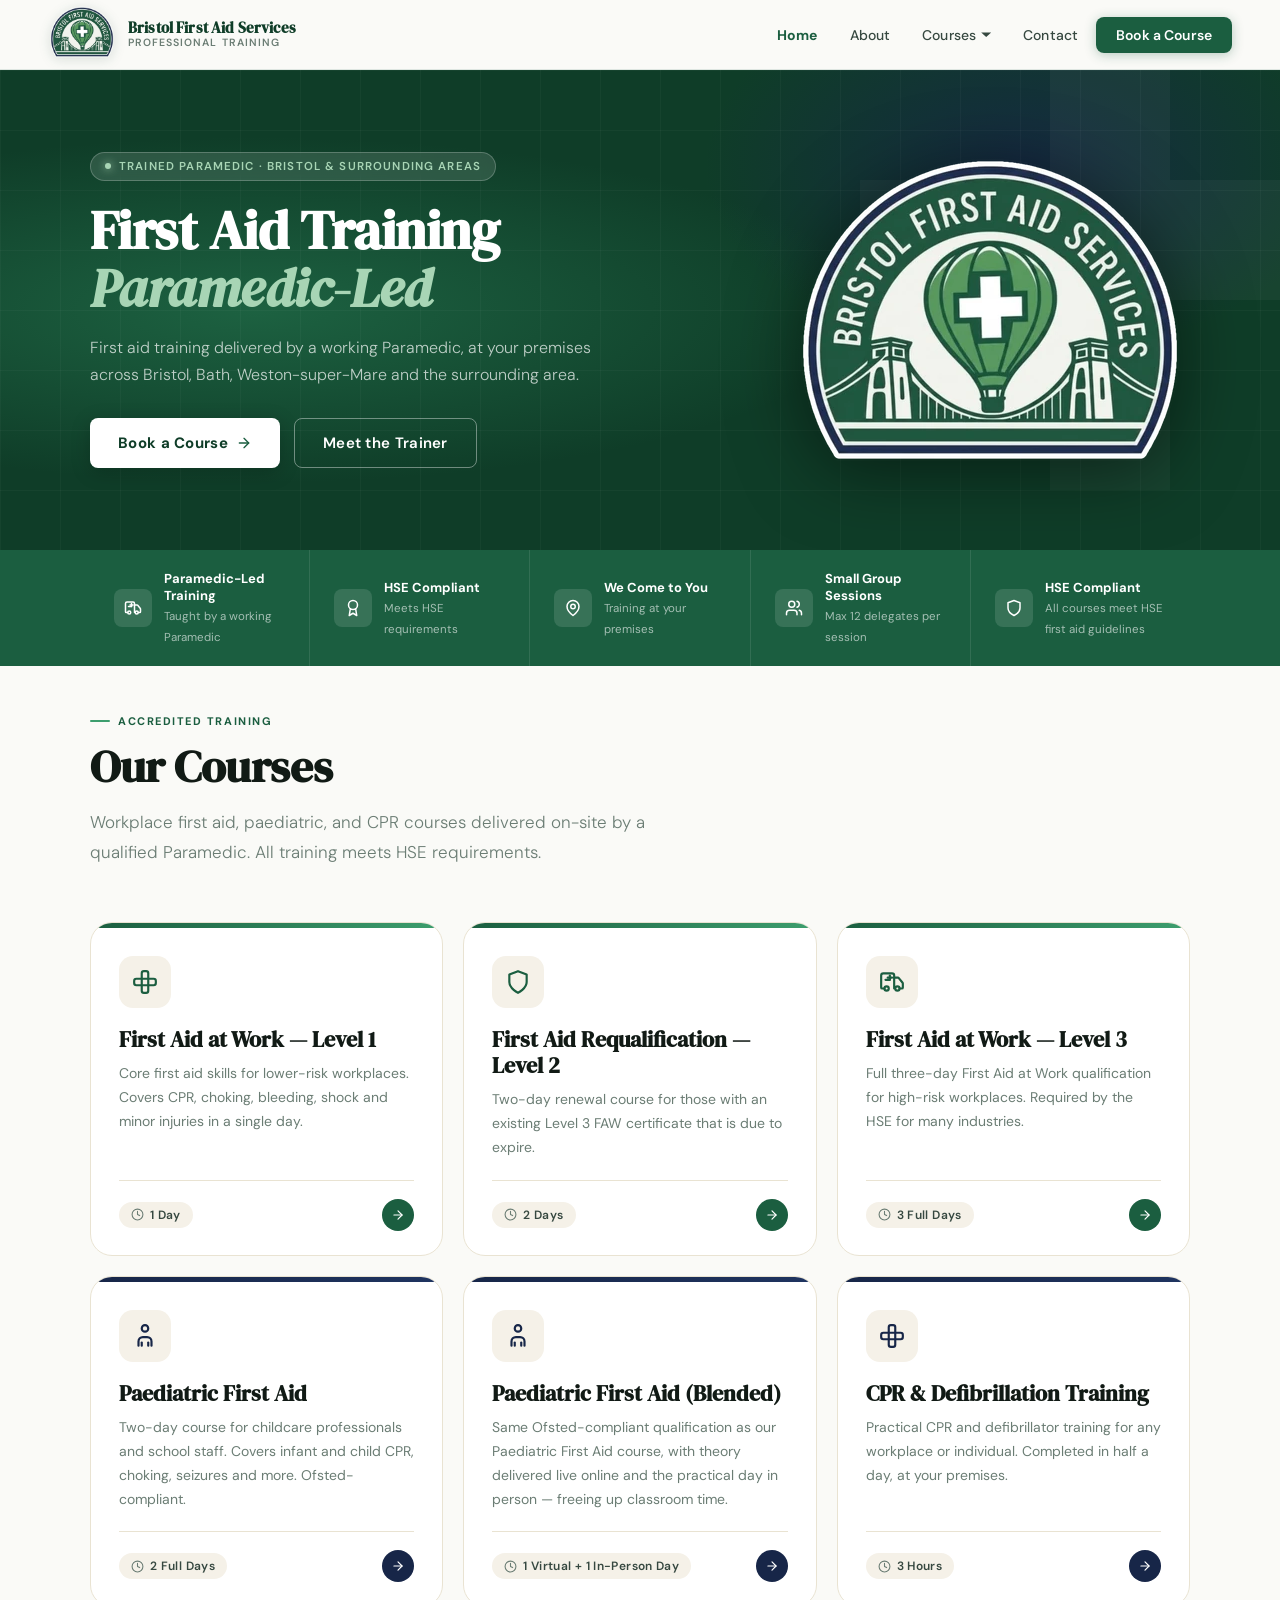
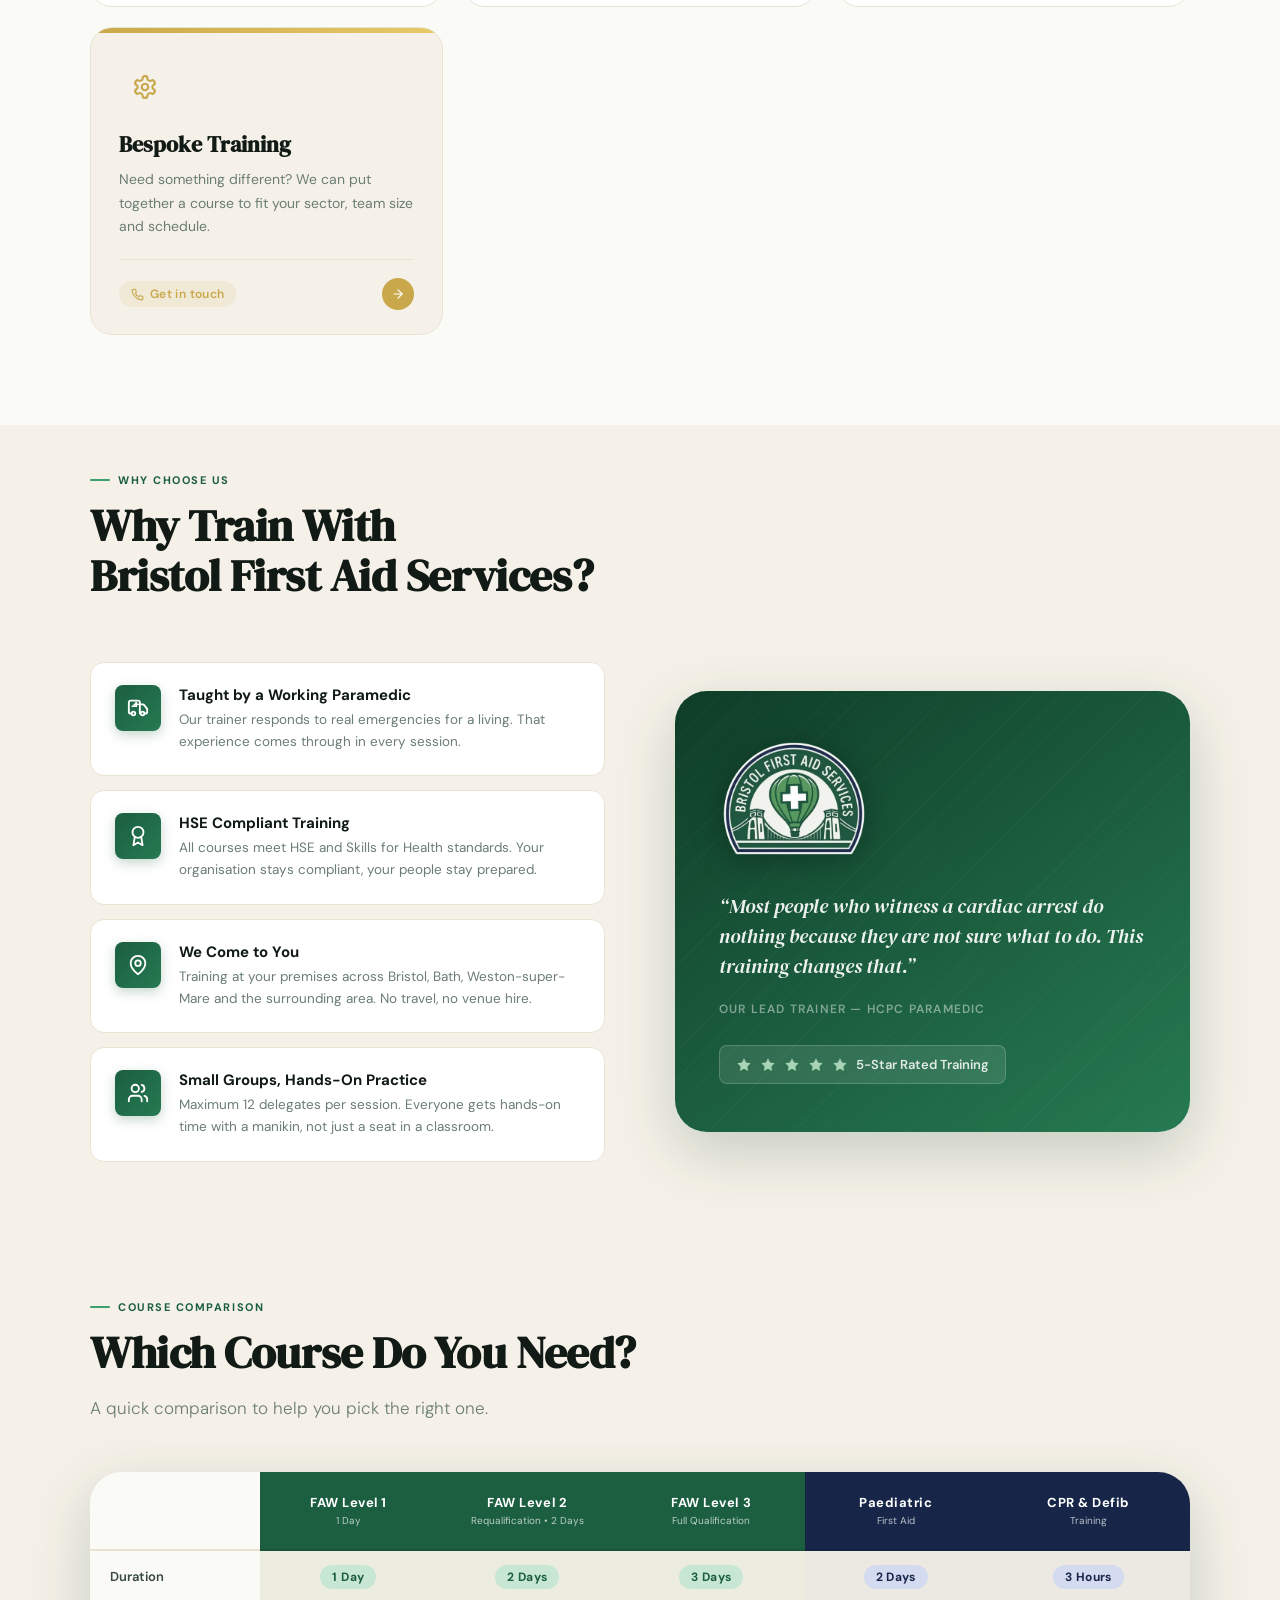
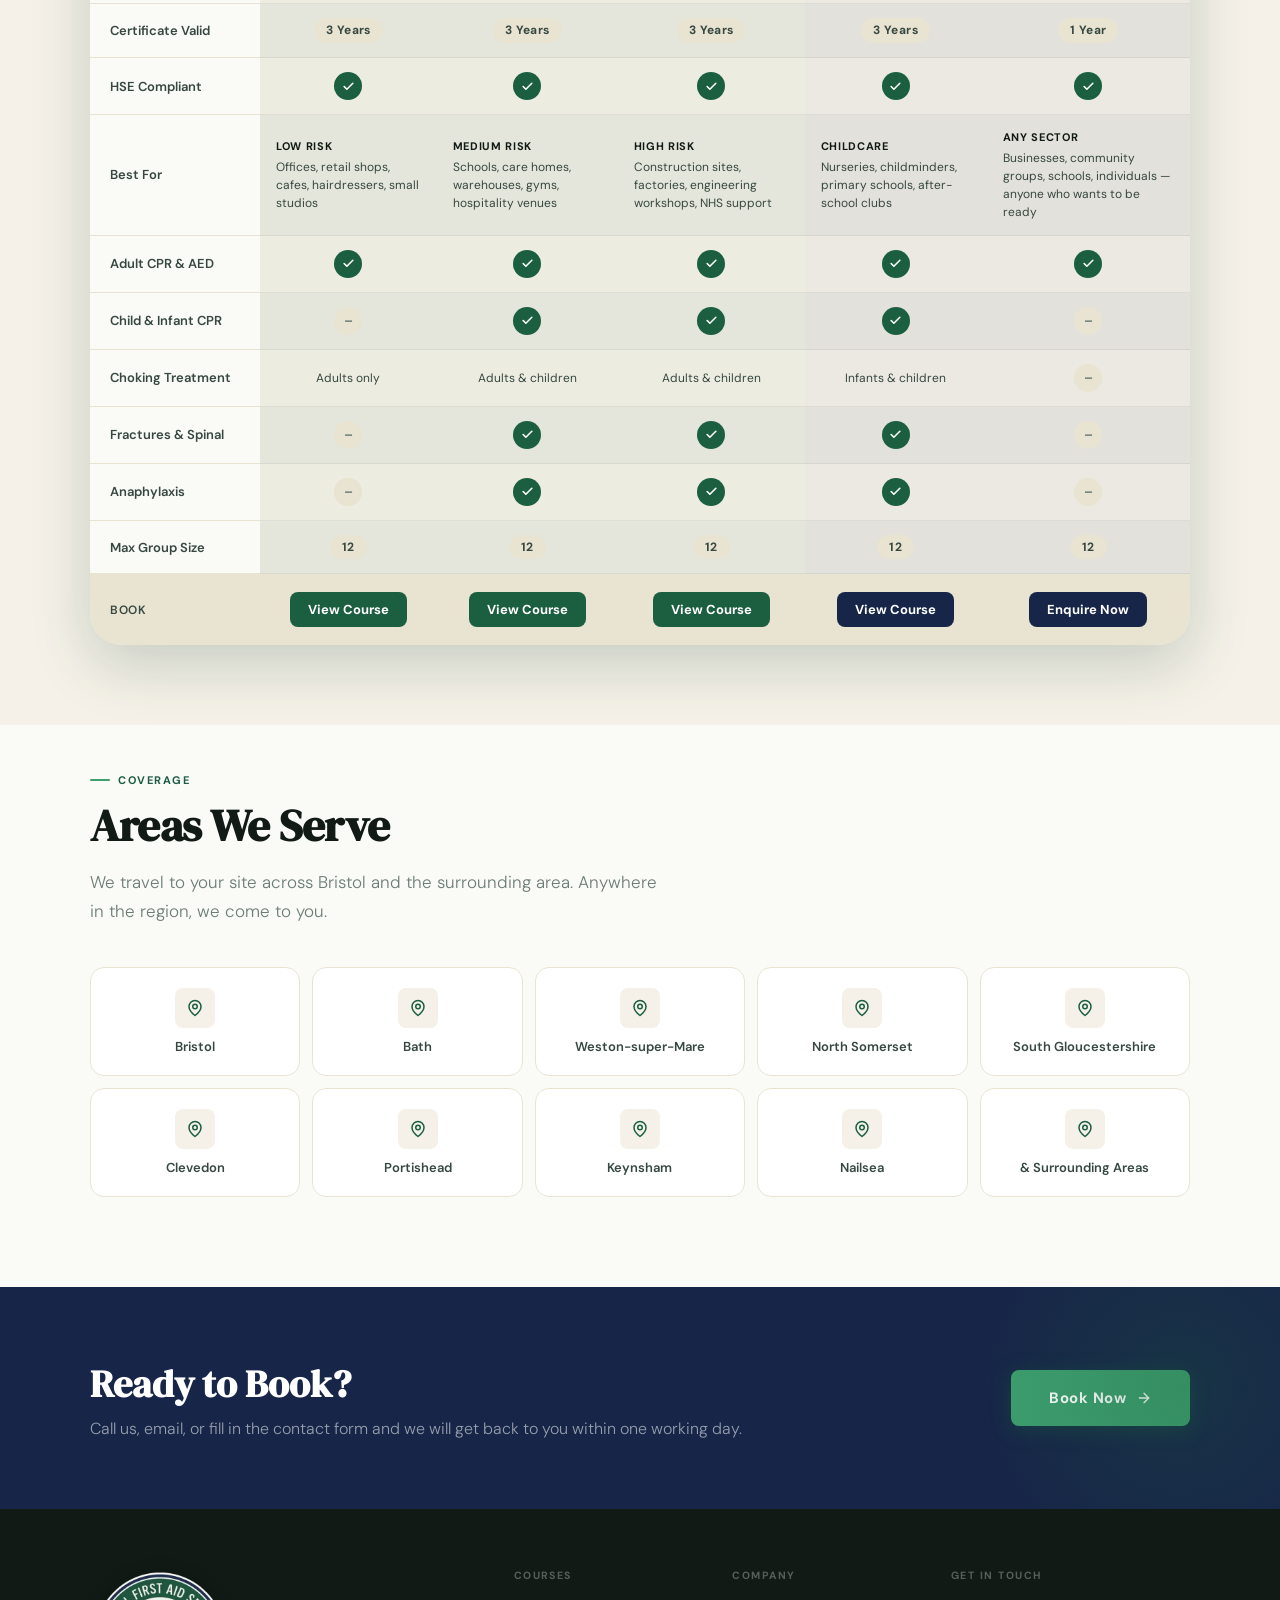
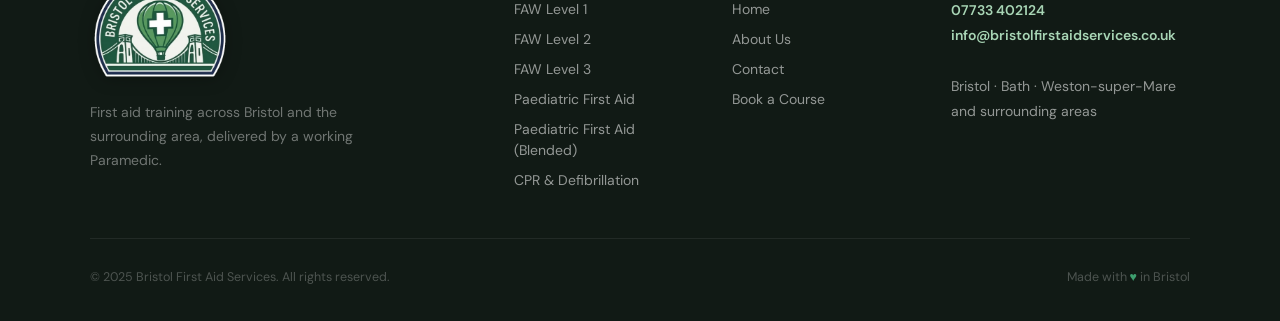
<file: index.html>
<!DOCTYPE html>
<html lang="en">
<head>
<meta charset="UTF-8">
<meta name="viewport" content="width=device-width,initial-scale=1.0">
<meta name="description" content="Ofqual-accredited first aid training delivered on-site by an HCPC-registered Paramedic. Covering Bristol, Bath, Weston-super-Mare and North Somerset. HSE compliant.">
<title>First Aid Training Bristol | Bristol First Aid Services</title>
<link rel="canonical" href="https://bristolfirstaidservices.co.uk/">
<link rel="preconnect" href="https://fonts.googleapis.com">
<link rel="preconnect" href="https://fonts.gstatic.com" crossorigin>
<link href="https://fonts.googleapis.com/css2?family=DM+Serif+Display:ital@0;1&family=DM+Sans:opsz,wght@9..40,300;9..40,400;9..40,500;9..40,600;9..40,700&display=swap" rel="stylesheet">
<link rel="stylesheet" href="assets/style.css">
<script type="application/ld+json">
{
  "@context": "https://schema.org",
  "@type": "LocalBusiness",
  "@id": "https://bristolfirstaidservices.co.uk/#business",
  "name": "Bristol First Aid Services",
  "description": "On-site first aid training delivered by an HCPC-registered Paramedic, covering Bristol, Bath, Weston-super-Mare, North Somerset, South Gloucestershire and the surrounding area.",
  "url": "https://bristolfirstaidservices.co.uk/",
  "telephone": "+447733402124",
  "email": "info@bristolfirstaidservices.co.uk",
  "image": "https://bristolfirstaidservices.co.uk/assets/logo.png",
  "areaServed": [
    {"@type": "City", "name": "Bristol"},
    {"@type": "City", "name": "Bath"},
    {"@type": "City", "name": "Weston-super-Mare"},
    {"@type": "AdministrativeArea", "name": "North Somerset"},
    {"@type": "AdministrativeArea", "name": "South Gloucestershire"},
    {"@type": "City", "name": "Clevedon"},
    {"@type": "City", "name": "Portishead"},
    {"@type": "City", "name": "Keynsham"},
    {"@type": "City", "name": "Nailsea"}
  ],
  "founder": {
    "@type": "Person",
    "name": "Phil",
    "jobTitle": "HCPC-registered Paramedic and First Aid Trainer"
  }
}
</script>
</head>
<body>
<svg xmlns="http://www.w3.org/2000/svg" style="display:none" aria-hidden="true">
<defs>
<symbol id="ico-shield" viewBox="0 0 24 24" fill="none" stroke="currentColor" stroke-width="2" stroke-linecap="round" stroke-linejoin="round"><path d="M12 22s8-4 8-10V5l-8-3-8 3v7c0 6 8 10 8 10z"/></symbol>
<symbol id="ico-cross" viewBox="0 0 24 24" fill="none" stroke="currentColor" stroke-width="2" stroke-linecap="round" stroke-linejoin="round"><rect x="9" y="2" width="6" height="20" rx="2"/><rect x="2" y="9" width="20" height="6" rx="2"/></symbol>
<symbol id="ico-brain" viewBox="0 0 24 24" fill="none" stroke="currentColor" stroke-width="2" stroke-linecap="round" stroke-linejoin="round"><path d="M12 5a3 3 0 1 0-5.997.125 4 4 0 0 0-2.526 5.77 4 4 0 0 0 .556 6.588A4 4 0 1 0 12 18Z"/><path d="M12 5a3 3 0 1 1 5.997.125 4 4 0 0 1 2.526 5.77 4 4 0 0 1-.556 6.588A4 4 0 1 1 12 18Z"/><path d="M15 13a4.5 4.5 0 0 1-3-4 4.5 4.5 0 0 1-3 4"/><path d="M17.599 6.5a3 3 0 0 0 .399-1.375"/><path d="M6.003 5.125A3 3 0 0 0 6.401 6.5"/><path d="M3.477 10.896a4 4 0 0 1 .585-.396"/><path d="M19.938 10.5a4 4 0 0 1 .585.396"/><path d="M6 18a4 4 0 0 1-1.967-.516"/><path d="M19.967 17.484A4 4 0 0 1 18 18"/></symbol>
<symbol id="ico-child" viewBox="0 0 24 24" fill="none" stroke="currentColor" stroke-width="2" stroke-linecap="round" stroke-linejoin="round"><circle cx="12" cy="5" r="3"/><path d="M6 21v-4a4 4 0 0 1 4-4h4a4 4 0 0 1 4 4v4"/><path d="M9 21v-3"/><path d="M15 21v-3"/></symbol>
<symbol id="ico-clock" viewBox="0 0 24 24" fill="none" stroke="currentColor" stroke-width="2" stroke-linecap="round" stroke-linejoin="round"><circle cx="12" cy="12" r="10"/><polyline points="12 6 12 12 16 14"/></symbol>
<symbol id="ico-award" viewBox="0 0 24 24" fill="none" stroke="currentColor" stroke-width="2" stroke-linecap="round" stroke-linejoin="round"><circle cx="12" cy="8" r="6"/><path d="M15.477 12.89 17 22l-5-3-5 3 1.523-9.11"/></symbol>
<symbol id="ico-pin" viewBox="0 0 24 24" fill="none" stroke="currentColor" stroke-width="2" stroke-linecap="round" stroke-linejoin="round"><path d="M20 10c0 6-8 12-8 12s-8-6-8-12a8 8 0 0 1 16 0Z"/><circle cx="12" cy="10" r="3"/></symbol>
<symbol id="ico-users" viewBox="0 0 24 24" fill="none" stroke="currentColor" stroke-width="2" stroke-linecap="round" stroke-linejoin="round"><path d="M16 21v-2a4 4 0 0 0-4-4H6a4 4 0 0 0-4 4v2"/><circle cx="9" cy="7" r="4"/><path d="M22 21v-2a4 4 0 0 0-3-3.87"/><path d="M16 3.13a4 4 0 0 1 0 7.75"/></symbol>
<symbol id="ico-refresh" viewBox="0 0 24 24" fill="none" stroke="currentColor" stroke-width="2" stroke-linecap="round" stroke-linejoin="round"><path d="M3 12a9 9 0 0 1 9-9 9.75 9.75 0 0 1 6.74 2.74L21 8"/><path d="M21 3v5h-5"/><path d="M21 12a9 9 0 0 1-9 9 9.75 9.75 0 0 1-6.74-2.74L3 16"/><path d="M8 16H3v5"/></symbol>
<symbol id="ico-ambulance" viewBox="0 0 24 24" fill="none" stroke="currentColor" stroke-width="2" stroke-linecap="round" stroke-linejoin="round"><path d="M10 10H6"/><path d="M14 18V6a2 2 0 0 0-2-2H4a2 2 0 0 0-2 2v11a1 1 0 0 0 1 1h2"/><path d="M19 18h2a1 1 0 0 0 1-1v-3.65a1 1 0 0 0-.22-.624l-3.48-4.35A1 1 0 0 0 17.52 8H14"/><circle cx="17" cy="18" r="2"/><circle cx="7" cy="18" r="2"/><path d="M8 8h4"/><path d="M10 6v4"/></symbol>
<symbol id="ico-check" viewBox="0 0 24 24" fill="none" stroke="currentColor" stroke-width="3" stroke-linecap="round" stroke-linejoin="round"><polyline points="20 6 9 17 4 12"/></symbol>
<symbol id="ico-phone" viewBox="0 0 24 24" fill="none" stroke="currentColor" stroke-width="2" stroke-linecap="round" stroke-linejoin="round"><path d="M22 16.92v3a2 2 0 0 1-2.18 2 19.79 19.79 0 0 1-8.63-3.07A19.5 19.5 0 0 1 4.99 13a19.79 19.79 0 0 1-3.07-8.67A2 2 0 0 1 3.9 2.18h3a2 2 0 0 1 2 1.72c.127.96.361 1.903.7 2.81a2 2 0 0 1-.45 2.11L8.09 9.91a16 16 0 0 0 6 6l1.09-1.09a2 2 0 0 1 2.11-.45c.907.339 1.85.573 2.81.7A2 2 0 0 1 22 16.92z"/></symbol>
<symbol id="ico-mail" viewBox="0 0 24 24" fill="none" stroke="currentColor" stroke-width="2" stroke-linecap="round" stroke-linejoin="round"><rect width="20" height="16" x="2" y="4" rx="2"/><path d="m22 7-8.97 5.7a1.94 1.94 0 0 1-2.06 0L2 7"/></symbol>
<symbol id="ico-arrow-right" viewBox="0 0 24 24" fill="none" stroke="currentColor" stroke-width="2" stroke-linecap="round" stroke-linejoin="round"><path d="M5 12h14"/><path d="m12 5 7 7-7 7"/></symbol>
<symbol id="ico-star" viewBox="0 0 24 24" fill="currentColor" stroke="none"><polygon points="12 2 15.09 8.26 22 9.27 17 14.14 18.18 21.02 12 17.77 5.82 21.02 7 14.14 2 9.27 8.91 8.26 12 2"/></symbol>
<symbol id="ico-settings" viewBox="0 0 24 24" fill="none" stroke="currentColor" stroke-width="2" stroke-linecap="round" stroke-linejoin="round"><path d="M12.22 2h-.44a2 2 0 0 0-2 2v.18a2 2 0 0 1-1 1.73l-.43.25a2 2 0 0 1-2 0l-.15-.08a2 2 0 0 0-2.73.73l-.22.38a2 2 0 0 0 .73 2.73l.15.1a2 2 0 0 1 1 1.72v.51a2 2 0 0 1-1 1.74l-.15.09a2 2 0 0 0-.73 2.73l.22.38a2 2 0 0 0 2.73.73l.15-.08a2 2 0 0 1 2 0l.43.25a2 2 0 0 1 1 1.73V20a2 2 0 0 0 2 2h.44a2 2 0 0 0 2-2v-.18a2 2 0 0 1 1-1.73l.43-.25a2 2 0 0 1 2 0l.15.08a2 2 0 0 0 2.73-.73l.22-.39a2 2 0 0 0-.73-2.73l-.15-.08a2 2 0 0 1-1-1.74v-.5a2 2 0 0 1 1-1.74l.15-.09a2 2 0 0 0 .73-2.73l-.22-.38a2 2 0 0 0-2.73-.73l-.15.08a2 2 0 0 1-2 0l-.43-.25a2 2 0 0 1-1-1.73V4a2 2 0 0 0-2-2z"/><circle cx="12" cy="12" r="3"/></symbol>
</defs>
</svg>
<nav id="main-nav">
  <a class="nav-logo" href="index.html">
    <picture><source srcset="assets/logo.webp" type="image/webp"><img src="assets/logo.png" alt="Bristol First Aid Services" width="200" height="164"></picture>
    <div class="nav-logo-text">
      <strong>Bristol First Aid Services</strong>
      <span>Professional Training</span>
    </div>
  </a>
  <ul class="nav-links">
    <li><a href="index.html">Home</a></li>
    <li><a href="about.html">About</a></li>
    <li class="dropdown">
      <a href="#" aria-haspopup="true">Courses</a>
      <ul class="dropdown-menu" role="menu">
        <li><a href="fa-level1.html" role="menuitem">
          <span class="menu-icon"><svg width="14" height="14" style="color:var(--forest)"><use href="#ico-cross"/></svg></span>
          First Aid at Work &mdash; Level 1
        </a></li>
        <li><a href="fa-level2.html" role="menuitem">
          <span class="menu-icon"><svg width="14" height="14" style="color:var(--forest)"><use href="#ico-cross"/></svg></span>
          First Aid at Work &mdash; Level 2
        </a></li>
        <li><a href="fa-level3.html" role="menuitem">
          <span class="menu-icon"><svg width="14" height="14" style="color:var(--forest)"><use href="#ico-cross"/></svg></span>
          First Aid at Work &mdash; Level 3
        </a></li>
        <li><a href="paediatric.html" role="menuitem">
          <span class="menu-icon"><svg width="14" height="14" style="color:var(--navy)"><use href="#ico-child"/></svg></span>
          Paediatric First Aid
        </a></li>
        <li><a href="paediatric-blended.html" role="menuitem">
          <span class="menu-icon"><svg width="14" height="14" style="color:var(--navy)"><use href="#ico-child"/></svg></span>
          Paediatric First Aid (Blended)
        </a></li>
        <li><a href="contact.html" role="menuitem">
          <span class="menu-icon"><svg width="14" height="14" style="color:var(--navy)"><use href="#ico-cross"/></svg></span>
          CPR &amp; Defibrillation Training
        </a></li>
      </ul>
    </li>
    <li><a href="contact.html">Contact</a></li>
    <li><a href="contact.html" class="nav-cta">Book a Course</a></li>
  </ul>
</nav>
<div class="page-wrap">

<div class="hero">
  <div class="hero-mesh"></div>
  <div class="hero-grid"></div>
  <svg class="hero-cross" viewBox="0 0 500 500" aria-hidden="true"><rect x="190" y="0" width="120" height="500" fill="white"/><rect x="0" y="190" width="500" height="120" fill="white"/></svg>
  <div class="hero-inner">
    <div class="hero-content">
      <div class="hero-pill">
        <span class="hero-pill-dot"></span>
        Trained Paramedic &middot; Bristol &amp; Surrounding Areas
      </div>
      <h1>First Aid Training<br><em>Paramedic-Led</em></h1>
      <p class="hero-desc">First aid training delivered by a working Paramedic, at your premises across Bristol, Bath, Weston-super-Mare and the surrounding area.</p>
      <div class="hero-btns">
        <a href="contact.html" class="btn-hero-primary">
          Book a Course
          <svg width="16" height="16" style="color:var(--forest)"><use href="#ico-arrow-right"/></svg>
        </a>
        <a href="about.html" class="btn-hero-outline">Meet the Trainer</a>
      </div>
    </div>
    <div class="hero-logo-col">
      <picture>
        <source srcset="assets/logo.webp" type="image/webp">
        <img src="assets/logo.png" alt="Bristol First Aid Services" width="340" height="270">
      </picture>
    </div>
  </div>
</div>
<div class="trust-bar">
  <div class="trust-inner">
    <div class="trust-item">
      <div class="trust-icon-wrap"><svg width="18" height="18" style="color:white"><use href="#ico-ambulance"/></svg></div>
      <div><strong>Paramedic-Led Training</strong><span>Taught by a working Paramedic</span></div>
    </div>
    <div class="trust-item">
      <div class="trust-icon-wrap"><svg width="18" height="18" style="color:white"><use href="#ico-award"/></svg></div>
      <div><strong>HSE Compliant</strong><span>Meets HSE requirements</span></div>
    </div>
    <div class="trust-item">
      <div class="trust-icon-wrap"><svg width="18" height="18" style="color:white"><use href="#ico-pin"/></svg></div>
      <div><strong>We Come to You</strong><span>Training at your premises</span></div>
    </div>
    <div class="trust-item">
      <div class="trust-icon-wrap"><svg width="18" height="18" style="color:white"><use href="#ico-users"/></svg></div>
      <div><strong>Small Group Sessions</strong><span>Max 12 delegates per session</span></div>
    </div>
    <div class="trust-item">
      <div class="trust-icon-wrap"><svg width="18" height="18" style="color:white"><use href="#ico-shield"/></svg></div>
      <div><strong>HSE Compliant</strong><span>All courses meet HSE first aid guidelines</span></div>
    </div>
  </div>
</div>

<div class="section section-home fade-in">
  <div class="container">
    <div class="eyebrow">Accredited Training</div>
    <h2 class="section-heading">Our Courses</h2>
    <p class="section-lead">Workplace first aid, paediatric, and CPR courses delivered on-site by a qualified Paramedic. All training meets HSE requirements.</p>
    <div class="courses-grid">

      <a class="course-card" href="fa-level1.html">
        <div class="card-stripe"></div>
        <div class="card-body">
          <div class="card-icon-wrap"><svg width="26" height="26" style="color:var(--forest)"><use href="#ico-cross"/></svg></div>
          <h3>First Aid at Work &mdash; Level 1</h3>
          <p>Core first aid skills for lower-risk workplaces. Covers CPR, choking, bleeding, shock and minor injuries in a single day.</p>
          <div class="card-meta">
            <div class="card-duration"><svg width="13" height="13" style="color:var(--ink-light)"><use href="#ico-clock"/></svg> 1 Day</div>
            <div class="card-arrow"><svg width="14" height="14" style="color:white"><use href="#ico-arrow-right"/></svg></div>
          </div>
        </div>
      </a>

      <a class="course-card" href="fa-level2.html">
        <div class="card-stripe"></div>
        <div class="card-body">
          <div class="card-icon-wrap"><svg width="26" height="26" style="color:var(--forest)"><use href="#ico-shield"/></svg></div>
          <h3>First Aid Requalification &mdash; Level 2</h3>
          <p>Two-day renewal course for those with an existing Level 3 FAW certificate that is due to expire.</p>
          <div class="card-meta">
            <div class="card-duration"><svg width="13" height="13" style="color:var(--ink-light)"><use href="#ico-clock"/></svg> 2 Days</div>
            <div class="card-arrow"><svg width="14" height="14" style="color:white"><use href="#ico-arrow-right"/></svg></div>
          </div>
        </div>
      </a>

      <a class="course-card" href="fa-level3.html">
        <div class="card-stripe"></div>
        <div class="card-body">
          <div class="card-icon-wrap"><svg width="26" height="26" style="color:var(--forest)"><use href="#ico-ambulance"/></svg></div>
          <h3>First Aid at Work &mdash; Level 3</h3>
          <p>Full three-day First Aid at Work qualification for high-risk workplaces. Required by the HSE for many industries.</p>
          <div class="card-meta">
            <div class="card-duration"><svg width="13" height="13" style="color:var(--ink-light)"><use href="#ico-clock"/></svg> 3 Full Days</div>
            <div class="card-arrow"><svg width="14" height="14" style="color:white"><use href="#ico-arrow-right"/></svg></div>
          </div>
        </div>
      </a>

      <a class="course-card" href="paediatric.html">
        <div class="card-stripe navy-stripe"></div>
        <div class="card-body">
          <div class="card-icon-wrap"><svg width="26" height="26" style="color:var(--navy)"><use href="#ico-child"/></svg></div>
          <h3>Paediatric First Aid</h3>
          <p>Two-day course for childcare professionals and school staff. Covers infant and child CPR, choking, seizures and more. Ofsted-compliant.</p>
          <div class="card-meta">
            <div class="card-duration"><svg width="13" height="13" style="color:var(--ink-light)"><use href="#ico-clock"/></svg> 2 Full Days</div>
            <div class="card-arrow" style="background:var(--navy)"><svg width="14" height="14" style="color:white"><use href="#ico-arrow-right"/></svg></div>
          </div>
        </div>
      </a>

      <a class="course-card" href="paediatric-blended.html">
        <div class="card-stripe navy-stripe"></div>
        <div class="card-body">
          <div class="card-icon-wrap"><svg width="26" height="26" style="color:var(--navy)"><use href="#ico-child"/></svg></div>
          <h3>Paediatric First Aid (Blended)</h3>
          <p>Same Ofsted-compliant qualification as our Paediatric First Aid course, with theory delivered live online and the practical day in person &mdash; freeing up classroom time.</p>
          <div class="card-meta">
            <div class="card-duration"><svg width="13" height="13" style="color:var(--ink-light)"><use href="#ico-clock"/></svg> 1 Virtual + 1 In-Person Day</div>
            <div class="card-arrow" style="background:var(--navy)"><svg width="14" height="14" style="color:white"><use href="#ico-arrow-right"/></svg></div>
          </div>
        </div>
      </a>

      <a class="course-card" href="contact.html">
        <div class="card-stripe navy-stripe"></div>
        <div class="card-body">
          <div class="card-icon-wrap"><svg width="26" height="26" style="color:var(--navy)"><use href="#ico-cross"/></svg></div>
          <h3>CPR &amp; Defibrillation Training</h3>
          <p>Practical CPR and defibrillator training for any workplace or individual. Completed in half a day, at your premises.</p>
          <div class="card-meta">
            <div class="card-duration"><svg width="13" height="13" style="color:var(--ink-light)"><use href="#ico-clock"/></svg> 3 Hours</div>
            <div class="card-arrow" style="background:var(--navy)"><svg width="14" height="14" style="color:white"><use href="#ico-arrow-right"/></svg></div>
          </div>
        </div>
      </a>

      <a class="course-card" href="contact.html" style="background:var(--cream)">
        <div class="card-stripe" style="background:linear-gradient(90deg,var(--gold),#e8c96a)"></div>
        <div class="card-body">
          <div class="card-icon-wrap"><svg width="26" height="26" style="color:var(--gold)"><use href="#ico-settings"/></svg></div>
          <h3>Bespoke Training</h3>
          <p>Need something different? We can put together a course to fit your sector, team size and schedule.</p>
          <div class="card-meta">
            <div class="card-duration" style="color:var(--gold);background:rgba(201,168,76,.12)"><svg width="13" height="13"><use href="#ico-phone"/></svg> Get in touch</div>
            <div class="card-arrow" style="background:var(--gold)"><svg width="14" height="14" style="color:white"><use href="#ico-arrow-right"/></svg></div>
          </div>
        </div>
      </a>

    </div>
  </div>
</div>

<div class="section section-alt section-home fade-in-2">
  <div class="container">
    <div class="eyebrow">Why Choose Us</div>
    <h2 class="section-heading">Why Train With<br>Bristol First Aid Services?</h2>
    <div class="why-layout">
      <div class="why-cards">
        <div class="why-card">
          <div class="why-card-icon"><svg width="22" height="22" style="color:white"><use href="#ico-ambulance"/></svg></div>
          <div>
            <h4>Taught by a Working Paramedic</h4>
            <p>Our trainer responds to real emergencies for a living. That experience comes through in every session.</p>
          </div>
        </div>
        <div class="why-card">
          <div class="why-card-icon"><svg width="22" height="22" style="color:white"><use href="#ico-award"/></svg></div>
          <div>
            <h4>HSE Compliant Training</h4>
            <p>All courses meet HSE and Skills for Health standards. Your organisation stays compliant, your people stay prepared.</p>
          </div>
        </div>
        <div class="why-card">
          <div class="why-card-icon"><svg width="22" height="22" style="color:white"><use href="#ico-pin"/></svg></div>
          <div>
            <h4>We Come to You</h4>
            <p>Training at your premises across Bristol, Bath, Weston-super-Mare and the surrounding area. No travel, no venue hire.</p>
          </div>
        </div>
        <div class="why-card">
          <div class="why-card-icon"><svg width="22" height="22" style="color:white"><use href="#ico-users"/></svg></div>
          <div>
            <h4>Small Groups, Hands-On Practice</h4>
            <p>Maximum 12 delegates per session. Everyone gets hands-on time with a manikin, not just a seat in a classroom.</p>
          </div>
        </div>
      </div>
      <div>
        <div class="why-card-panel">
          <div class="why-panel-pattern"></div>
          <div class="why-panel-content">
            <picture><source srcset="assets/logo.webp" type="image/webp"><img class="why-logo" src="assets/logo.png" alt="Bristol First Aid Services" width="200" height="164"></picture>
            <p class="why-quote">&ldquo;Most people who witness a cardiac arrest do nothing because they are not sure what to do. This training changes that.&rdquo;</p>
            <p class="why-cite">Our Lead Trainer &mdash; HCPC Paramedic</p>
            <div class="why-badge">
              <svg width="16" height="16" style="color:var(--accent)"><use href="#ico-star"/></svg>
              <svg width="16" height="16" style="color:var(--accent)"><use href="#ico-star"/></svg>
              <svg width="16" height="16" style="color:var(--accent)"><use href="#ico-star"/></svg>
              <svg width="16" height="16" style="color:var(--accent)"><use href="#ico-star"/></svg>
              <svg width="16" height="16" style="color:var(--accent)"><use href="#ico-star"/></svg>
              <span>5-Star Rated Training</span>
            </div>
          </div>
        </div>
      </div>
    </div>
  </div>
</div>

<div class="compare-section section-home">
  <div class="container">
    <div class="compare-intro">
      <div>
        <div class="eyebrow">Course Comparison</div>
        <h2 class="section-heading">Which Course Do You Need?</h2>
        <p class="section-lead">A quick comparison to help you pick the right one.</p>
      </div>
    </div>
    <div class="compare-scroll">
      <table class="ctable">
        <thead>
          <tr>
            <th class="rlabel"></th>
            <th class="dc dc-green">FAW Level 1<span class="col-sub">1 Day</span></th>
            <th class="dc dc-green">FAW Level 2<span class="col-sub">Requalification &bull; 2 Days</span></th>
            <th class="dc dc-green">FAW Level 3<span class="col-sub">Full Qualification</span></th>
            <th class="dc dc-navy">Paediatric<span class="col-sub">First Aid</span></th>
            <th class="dc dc-navy">CPR &amp; Defib<span class="col-sub">Training</span></th>
          </tr>
        </thead>
        <tbody>
          <tr>
            <td class="rlabel">Duration</td>
            <td class="dc dc-green"><span class="cpill cpill-green">1 Day</span></td>
            <td class="dc dc-green"><span class="cpill cpill-green">2 Days</span></td>
            <td class="dc dc-green"><span class="cpill cpill-green">3 Days</span></td>
            <td class="dc dc-navy"><span class="cpill cpill-navy">2 Days</span></td>
            <td class="dc dc-navy"><span class="cpill cpill-navy">3 Hours</span></td>
          </tr>

          <tr>
            <td class="rlabel">Certificate Valid</td>
            <td class="dc dc-green"><span class="cpill cpill-cream">3 Years</span></td>
            <td class="dc dc-green"><span class="cpill cpill-cream">3 Years</span></td>
            <td class="dc dc-green"><span class="cpill cpill-cream">3 Years</span></td>
            <td class="dc dc-navy"><span class="cpill cpill-cream">3 Years</span></td>
            <td class="dc dc-navy"><span class="cpill cpill-cream">1 Year</span></td>
          </tr>
          <tr>
            <td class="rlabel">HSE Compliant</td>
            <td class="dc dc-green"><span class="cyes"><svg width="13" height="13" style="color:white"><use href="#ico-check"/></svg></span></td>
            <td class="dc dc-green"><span class="cyes"><svg width="13" height="13" style="color:white"><use href="#ico-check"/></svg></span></td>
            <td class="dc dc-green"><span class="cyes"><svg width="13" height="13" style="color:white"><use href="#ico-check"/></svg></span></td>
            <td class="dc dc-navy"><span class="cyes"><svg width="13" height="13" style="color:white"><use href="#ico-check"/></svg></span></td>
            <td class="dc dc-navy"><span class="cyes"><svg width="13" height="13" style="color:white"><use href="#ico-check"/></svg></span></td>
          </tr>
          <tr>
            <td class="rlabel">Best For</td>
            <td class="dc dc-green"><div class="bestfor"><strong>Low risk</strong><span>Offices, retail shops, cafes, hairdressers, small studios</span></div></td>
            <td class="dc dc-green"><div class="bestfor"><strong>Medium risk</strong><span>Schools, care homes, warehouses, gyms, hospitality venues</span></div></td>
            <td class="dc dc-green"><div class="bestfor"><strong>High risk</strong><span>Construction sites, factories, engineering workshops, NHS support</span></div></td>
            <td class="dc dc-navy"><div class="bestfor"><strong>Childcare</strong><span>Nurseries, childminders, primary schools, after-school clubs</span></div></td>
            <td class="dc dc-navy"><div class="bestfor"><strong>Any sector</strong><span>Businesses, community groups, schools, individuals &mdash; anyone who wants to be ready</span></div></td>
          </tr>
          <tr>
            <td class="rlabel">Adult CPR &amp; AED</td>
            <td class="dc dc-green"><span class="cyes"><svg width="13" height="13" style="color:white"><use href="#ico-check"/></svg></span></td>
            <td class="dc dc-green"><span class="cyes"><svg width="13" height="13" style="color:white"><use href="#ico-check"/></svg></span></td>
            <td class="dc dc-green"><span class="cyes"><svg width="13" height="13" style="color:white"><use href="#ico-check"/></svg></span></td>
            <td class="dc dc-navy"><span class="cyes"><svg width="13" height="13" style="color:white"><use href="#ico-check"/></svg></span></td>
            <td class="dc dc-navy"><span class="cyes"><svg width="13" height="13" style="color:white"><use href="#ico-check"/></svg></span></td>
          </tr>
          <tr>
            <td class="rlabel">Child &amp; Infant CPR</td>
            <td class="dc dc-green"><span class="cno">&#x2013;</span></td>
            <td class="dc dc-green"><span class="cyes"><svg width="13" height="13" style="color:white"><use href="#ico-check"/></svg></span></td>
            <td class="dc dc-green"><span class="cyes"><svg width="13" height="13" style="color:white"><use href="#ico-check"/></svg></span></td>
            <td class="dc dc-navy"><span class="cyes"><svg width="13" height="13" style="color:white"><use href="#ico-check"/></svg></span></td>
            <td class="dc dc-navy"><span class="cno">&#x2013;</span></td>
          </tr>
          <tr>
            <td class="rlabel">Choking Treatment</td>
            <td class="dc dc-green" style="font-size:12px;color:var(--ink-mid)">Adults only</td>
            <td class="dc dc-green" style="font-size:12px;color:var(--ink-mid)">Adults &amp; children</td>
            <td class="dc dc-green" style="font-size:12px;color:var(--ink-mid)">Adults &amp; children</td>
            <td class="dc dc-navy" style="font-size:12px;color:var(--ink-mid)">Infants &amp; children</td>
            <td class="dc dc-navy"><span class="cno">&#x2013;</span></td>
          </tr>
          <tr>
            <td class="rlabel">Fractures &amp; Spinal</td>
            <td class="dc dc-green"><span class="cno">&#x2013;</span></td>
            <td class="dc dc-green"><span class="cyes"><svg width="13" height="13" style="color:white"><use href="#ico-check"/></svg></span></td>
            <td class="dc dc-green"><span class="cyes"><svg width="13" height="13" style="color:white"><use href="#ico-check"/></svg></span></td>
            <td class="dc dc-navy"><span class="cyes"><svg width="13" height="13" style="color:white"><use href="#ico-check"/></svg></span></td>
            <td class="dc dc-navy"><span class="cno">&#x2013;</span></td>
          </tr>
          <tr>
            <td class="rlabel">Anaphylaxis</td>
            <td class="dc dc-green"><span class="cno">&#x2013;</span></td>
            <td class="dc dc-green"><span class="cyes"><svg width="13" height="13" style="color:white"><use href="#ico-check"/></svg></span></td>
            <td class="dc dc-green"><span class="cyes"><svg width="13" height="13" style="color:white"><use href="#ico-check"/></svg></span></td>
            <td class="dc dc-navy"><span class="cyes"><svg width="13" height="13" style="color:white"><use href="#ico-check"/></svg></span></td>
            <td class="dc dc-navy"><span class="cno">&#x2013;</span></td>
          </tr>


          <tr>
            <td class="rlabel">Max Group Size</td>
            <td class="dc dc-green"><span class="cpill cpill-cream">12</span></td>
            <td class="dc dc-green"><span class="cpill cpill-cream">12</span></td>
            <td class="dc dc-green"><span class="cpill cpill-cream">12</span></td>
            <td class="dc dc-navy"><span class="cpill cpill-cream">12</span></td>
            <td class="dc dc-navy"><span class="cpill cpill-cream">12</span></td>
          </tr>
          <tr class="cta-row">
            <td class="rlabel">Book</td>
            <td class="dc dc-green"><a href="fa-level1.html" class="ctable-btn ctable-btn-green">View Course</a></td>
            <td class="dc dc-green"><a href="fa-level2.html" class="ctable-btn ctable-btn-green">View Course</a></td>
            <td class="dc dc-green"><a href="fa-level3.html" class="ctable-btn ctable-btn-green">View Course</a></td>
            <td class="dc dc-navy"><a href="paediatric.html" class="ctable-btn ctable-btn-navy">View Course</a></td>
            <td class="dc dc-navy"><a href="contact.html" class="ctable-btn ctable-btn-navy">Enquire Now</a></td>
          </tr>
        </tbody>
      </table>
    </div>
  </div>
</div>

<div class="section section-home fade-in-3">
  <div class="container">
    <div class="eyebrow">Coverage</div>
    <h2 class="section-heading">Areas We Serve</h2>
    <p class="section-lead">We travel to your site across Bristol and the surrounding area. Anywhere in the region, we come to you.</p>
    <div class="areas-grid">
      <div class="area-card"><div class="area-icon-wrap"><svg width="18" height="18" style="color:var(--forest)"><use href="#ico-pin"/></svg></div><span>Bristol</span></div>
      <div class="area-card"><div class="area-icon-wrap"><svg width="18" height="18" style="color:var(--forest)"><use href="#ico-pin"/></svg></div><span>Bath</span></div>
      <div class="area-card"><div class="area-icon-wrap"><svg width="18" height="18" style="color:var(--forest)"><use href="#ico-pin"/></svg></div><span>Weston-super-Mare</span></div>
      <div class="area-card"><div class="area-icon-wrap"><svg width="18" height="18" style="color:var(--forest)"><use href="#ico-pin"/></svg></div><span>North Somerset</span></div>
      <div class="area-card"><div class="area-icon-wrap"><svg width="18" height="18" style="color:var(--forest)"><use href="#ico-pin"/></svg></div><span>South Gloucestershire</span></div>
      <div class="area-card"><div class="area-icon-wrap"><svg width="18" height="18" style="color:var(--forest)"><use href="#ico-pin"/></svg></div><span>Clevedon</span></div>
      <div class="area-card"><div class="area-icon-wrap"><svg width="18" height="18" style="color:var(--forest)"><use href="#ico-pin"/></svg></div><span>Portishead</span></div>
      <div class="area-card"><div class="area-icon-wrap"><svg width="18" height="18" style="color:var(--forest)"><use href="#ico-pin"/></svg></div><span>Keynsham</span></div>
      <div class="area-card"><div class="area-icon-wrap"><svg width="18" height="18" style="color:var(--forest)"><use href="#ico-pin"/></svg></div><span>Nailsea</span></div>
      <div class="area-card"><div class="area-icon-wrap"><svg width="18" height="18" style="color:var(--forest)"><use href="#ico-pin"/></svg></div><span>&amp; Surrounding Areas</span></div>
    </div>
  </div>
</div>
<div class="cta-strip">
  <div class="cta-inner">
    <div>
      <h2>Ready to Book?</h2>
      <p>Call us, email, or fill in the contact form and we will get back to you within one working day.</p>
    </div>
    <a href="contact.html" class="btn-cta">Book Now <svg width="16" height="16" style="color:white"><use href="#ico-arrow-right"/></svg></a>
  </div>
</div>
<footer>
  <div class="footer-grid">
    <div class="footer-brand">
      <picture><source srcset="assets/logo.webp" type="image/webp"><img src="assets/logo.png" alt="Bristol First Aid Services" width="200" height="164"></picture>
      <p>First aid training across Bristol and the surrounding area, delivered by a working Paramedic.</p>
    </div>
    <div>
      <h5>Courses</h5>
      <ul>
        <li><a href="fa-level1.html">FAW Level 1</a></li>
        <li><a href="fa-level2.html">FAW Level 2</a></li>
        <li><a href="fa-level3.html">FAW Level 3</a></li>
        <li><a href="paediatric.html">Paediatric First Aid</a></li>
        <li><a href="paediatric-blended.html">Paediatric First Aid (Blended)</a></li>
        <li><a href="contact.html">CPR &amp; Defibrillation</a></li>
      </ul>
    </div>
    <div>
      <h5>Company</h5>
      <ul>
        <li><a href="index.html">Home</a></li>
        <li><a href="about.html">About Us</a></li>
        <li><a href="contact.html">Contact</a></li>
        <li><a href="contact.html">Book a Course</a></li>
      </ul>
    </div>
    <div class="footer-contact">
      <h5>Get in Touch</h5>
      <p>
        <a href="tel:07733402124">07733 402124</a><br>
        <a href="mailto:info@bristolfirstaidservices.co.uk">info@bristolfirstaidservices.co.uk</a><br><br>
        Bristol &middot; Bath &middot; Weston-super-Mare<br>and surrounding areas
      </p>
    </div>
  </div>
  <div class="footer-bottom">
    <p>&copy; 2025 Bristol First Aid Services. All rights reserved.</p>
    <p>Made with <span>&hearts;</span> in Bristol</p>
  </div>
</footer>
<script src="assets/main.js"></script>
</body>
</html>
</file>
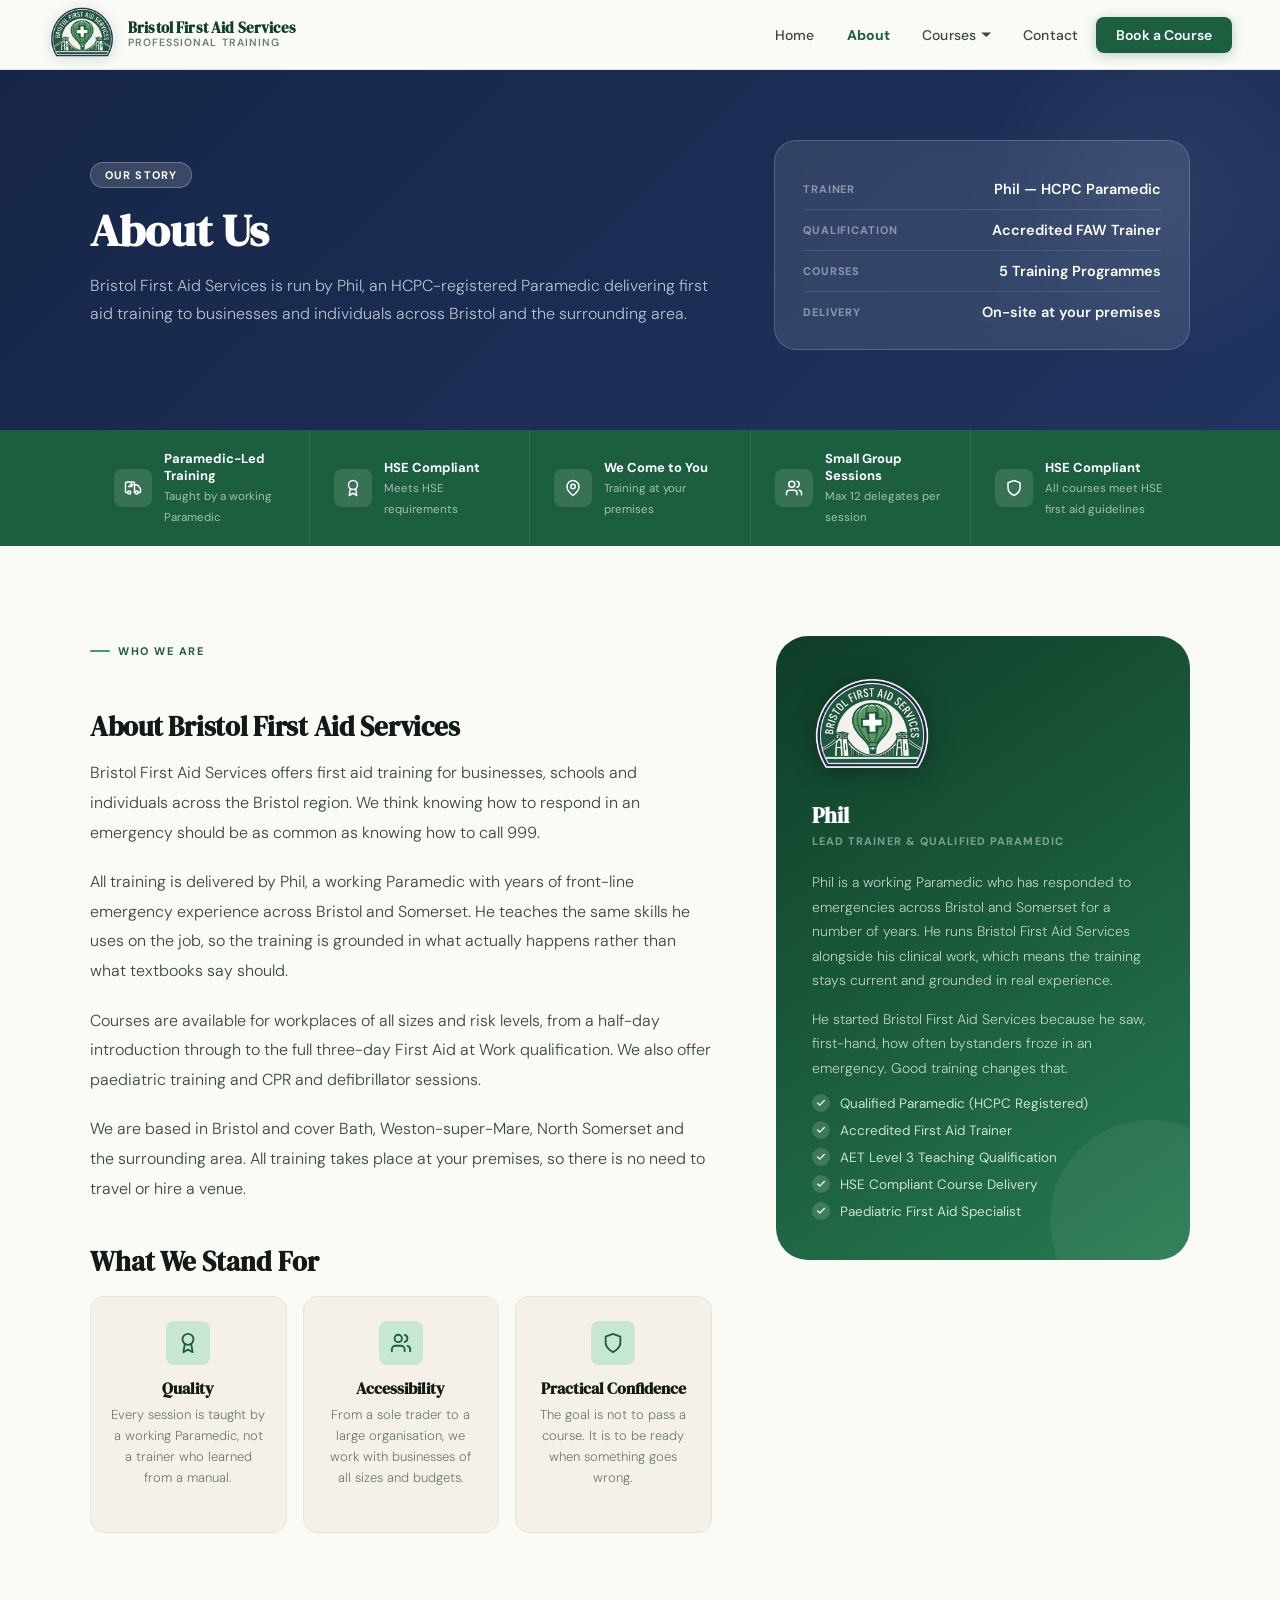
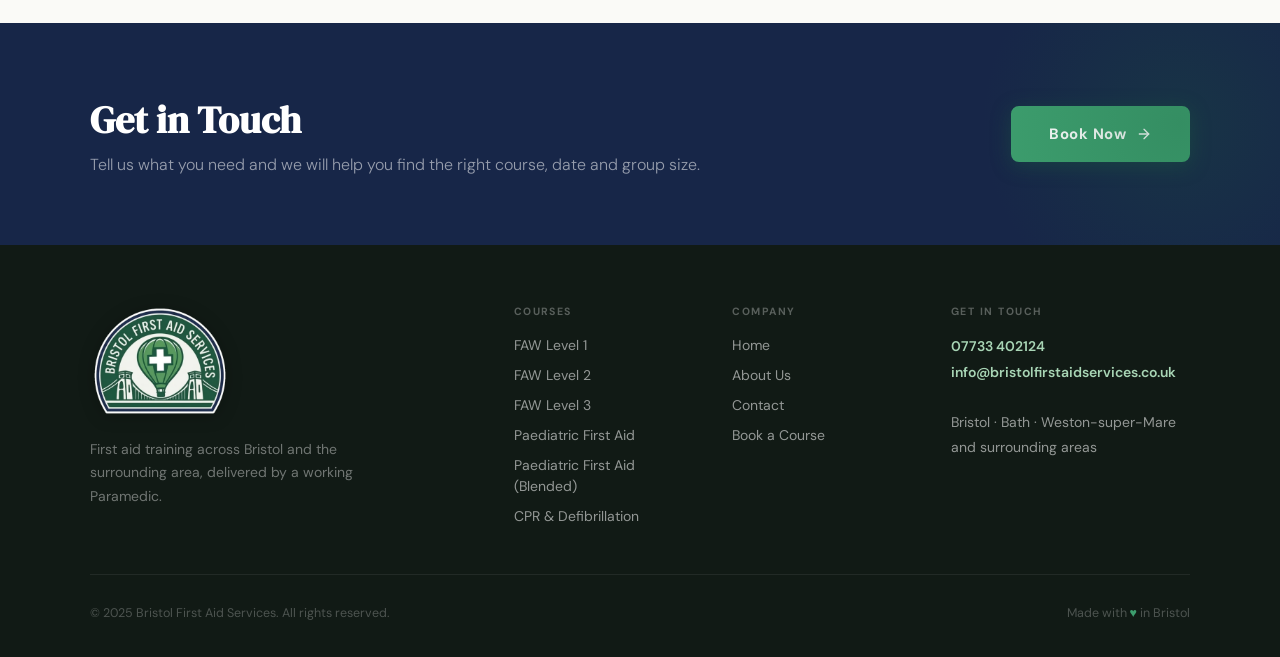
<file: about.html>
<!DOCTYPE html>
<html lang="en">
<head>
<meta charset="UTF-8">
<meta name="viewport" content="width=device-width,initial-scale=1.0">
<meta name="description" content="Meet Phil, the HCPC-registered Paramedic behind Bristol First Aid Services, delivering accredited first aid training across Bristol, Bath and Weston-super-Mare.">
<title>Meet Phil | Paramedic First Aid Trainer | Bristol First Aid Services</title>
<link rel="canonical" href="https://bristolfirstaidservices.co.uk/about.html">
<link rel="preconnect" href="https://fonts.googleapis.com">
<link rel="preconnect" href="https://fonts.gstatic.com" crossorigin>
<link href="https://fonts.googleapis.com/css2?family=DM+Serif+Display:ital@0;1&family=DM+Sans:opsz,wght@9..40,300;9..40,400;9..40,500;9..40,600;9..40,700&display=swap" rel="stylesheet">
<link rel="stylesheet" href="assets/style.css">
<script type="application/ld+json">
{
  "@context": "https://schema.org",
  "@type": "LocalBusiness",
  "@id": "https://bristolfirstaidservices.co.uk/#business",
  "name": "Bristol First Aid Services",
  "description": "On-site first aid training delivered by an HCPC-registered Paramedic, covering Bristol, Bath, Weston-super-Mare, North Somerset, South Gloucestershire and the surrounding area.",
  "url": "https://bristolfirstaidservices.co.uk/",
  "telephone": "+447733402124",
  "email": "info@bristolfirstaidservices.co.uk",
  "image": "https://bristolfirstaidservices.co.uk/assets/logo.png",
  "areaServed": [
    {"@type": "City", "name": "Bristol"},
    {"@type": "City", "name": "Bath"},
    {"@type": "City", "name": "Weston-super-Mare"},
    {"@type": "AdministrativeArea", "name": "North Somerset"},
    {"@type": "AdministrativeArea", "name": "South Gloucestershire"},
    {"@type": "City", "name": "Clevedon"},
    {"@type": "City", "name": "Portishead"},
    {"@type": "City", "name": "Keynsham"},
    {"@type": "City", "name": "Nailsea"}
  ],
  "founder": {
    "@type": "Person",
    "name": "Phil",
    "jobTitle": "HCPC-registered Paramedic and First Aid Trainer"
  }
}
</script>
</head>
<body>
<svg xmlns="http://www.w3.org/2000/svg" style="display:none" aria-hidden="true">
<defs>
<symbol id="ico-shield" viewBox="0 0 24 24" fill="none" stroke="currentColor" stroke-width="2" stroke-linecap="round" stroke-linejoin="round"><path d="M12 22s8-4 8-10V5l-8-3-8 3v7c0 6 8 10 8 10z"/></symbol>
<symbol id="ico-cross" viewBox="0 0 24 24" fill="none" stroke="currentColor" stroke-width="2" stroke-linecap="round" stroke-linejoin="round"><rect x="9" y="2" width="6" height="20" rx="2"/><rect x="2" y="9" width="20" height="6" rx="2"/></symbol>
<symbol id="ico-brain" viewBox="0 0 24 24" fill="none" stroke="currentColor" stroke-width="2" stroke-linecap="round" stroke-linejoin="round"><path d="M12 5a3 3 0 1 0-5.997.125 4 4 0 0 0-2.526 5.77 4 4 0 0 0 .556 6.588A4 4 0 1 0 12 18Z"/><path d="M12 5a3 3 0 1 1 5.997.125 4 4 0 0 1 2.526 5.77 4 4 0 0 1-.556 6.588A4 4 0 1 1 12 18Z"/><path d="M15 13a4.5 4.5 0 0 1-3-4 4.5 4.5 0 0 1-3 4"/><path d="M17.599 6.5a3 3 0 0 0 .399-1.375"/><path d="M6.003 5.125A3 3 0 0 0 6.401 6.5"/><path d="M3.477 10.896a4 4 0 0 1 .585-.396"/><path d="M19.938 10.5a4 4 0 0 1 .585.396"/><path d="M6 18a4 4 0 0 1-1.967-.516"/><path d="M19.967 17.484A4 4 0 0 1 18 18"/></symbol>
<symbol id="ico-child" viewBox="0 0 24 24" fill="none" stroke="currentColor" stroke-width="2" stroke-linecap="round" stroke-linejoin="round"><circle cx="12" cy="5" r="3"/><path d="M6 21v-4a4 4 0 0 1 4-4h4a4 4 0 0 1 4 4v4"/><path d="M9 21v-3"/><path d="M15 21v-3"/></symbol>
<symbol id="ico-clock" viewBox="0 0 24 24" fill="none" stroke="currentColor" stroke-width="2" stroke-linecap="round" stroke-linejoin="round"><circle cx="12" cy="12" r="10"/><polyline points="12 6 12 12 16 14"/></symbol>
<symbol id="ico-award" viewBox="0 0 24 24" fill="none" stroke="currentColor" stroke-width="2" stroke-linecap="round" stroke-linejoin="round"><circle cx="12" cy="8" r="6"/><path d="M15.477 12.89 17 22l-5-3-5 3 1.523-9.11"/></symbol>
<symbol id="ico-pin" viewBox="0 0 24 24" fill="none" stroke="currentColor" stroke-width="2" stroke-linecap="round" stroke-linejoin="round"><path d="M20 10c0 6-8 12-8 12s-8-6-8-12a8 8 0 0 1 16 0Z"/><circle cx="12" cy="10" r="3"/></symbol>
<symbol id="ico-users" viewBox="0 0 24 24" fill="none" stroke="currentColor" stroke-width="2" stroke-linecap="round" stroke-linejoin="round"><path d="M16 21v-2a4 4 0 0 0-4-4H6a4 4 0 0 0-4 4v2"/><circle cx="9" cy="7" r="4"/><path d="M22 21v-2a4 4 0 0 0-3-3.87"/><path d="M16 3.13a4 4 0 0 1 0 7.75"/></symbol>
<symbol id="ico-refresh" viewBox="0 0 24 24" fill="none" stroke="currentColor" stroke-width="2" stroke-linecap="round" stroke-linejoin="round"><path d="M3 12a9 9 0 0 1 9-9 9.75 9.75 0 0 1 6.74 2.74L21 8"/><path d="M21 3v5h-5"/><path d="M21 12a9 9 0 0 1-9 9 9.75 9.75 0 0 1-6.74-2.74L3 16"/><path d="M8 16H3v5"/></symbol>
<symbol id="ico-ambulance" viewBox="0 0 24 24" fill="none" stroke="currentColor" stroke-width="2" stroke-linecap="round" stroke-linejoin="round"><path d="M10 10H6"/><path d="M14 18V6a2 2 0 0 0-2-2H4a2 2 0 0 0-2 2v11a1 1 0 0 0 1 1h2"/><path d="M19 18h2a1 1 0 0 0 1-1v-3.65a1 1 0 0 0-.22-.624l-3.48-4.35A1 1 0 0 0 17.52 8H14"/><circle cx="17" cy="18" r="2"/><circle cx="7" cy="18" r="2"/><path d="M8 8h4"/><path d="M10 6v4"/></symbol>
<symbol id="ico-check" viewBox="0 0 24 24" fill="none" stroke="currentColor" stroke-width="3" stroke-linecap="round" stroke-linejoin="round"><polyline points="20 6 9 17 4 12"/></symbol>
<symbol id="ico-phone" viewBox="0 0 24 24" fill="none" stroke="currentColor" stroke-width="2" stroke-linecap="round" stroke-linejoin="round"><path d="M22 16.92v3a2 2 0 0 1-2.18 2 19.79 19.79 0 0 1-8.63-3.07A19.5 19.5 0 0 1 4.99 13a19.79 19.79 0 0 1-3.07-8.67A2 2 0 0 1 3.9 2.18h3a2 2 0 0 1 2 1.72c.127.96.361 1.903.7 2.81a2 2 0 0 1-.45 2.11L8.09 9.91a16 16 0 0 0 6 6l1.09-1.09a2 2 0 0 1 2.11-.45c.907.339 1.85.573 2.81.7A2 2 0 0 1 22 16.92z"/></symbol>
<symbol id="ico-mail" viewBox="0 0 24 24" fill="none" stroke="currentColor" stroke-width="2" stroke-linecap="round" stroke-linejoin="round"><rect width="20" height="16" x="2" y="4" rx="2"/><path d="m22 7-8.97 5.7a1.94 1.94 0 0 1-2.06 0L2 7"/></symbol>
<symbol id="ico-arrow-right" viewBox="0 0 24 24" fill="none" stroke="currentColor" stroke-width="2" stroke-linecap="round" stroke-linejoin="round"><path d="M5 12h14"/><path d="m12 5 7 7-7 7"/></symbol>
<symbol id="ico-star" viewBox="0 0 24 24" fill="currentColor" stroke="none"><polygon points="12 2 15.09 8.26 22 9.27 17 14.14 18.18 21.02 12 17.77 5.82 21.02 7 14.14 2 9.27 8.91 8.26 12 2"/></symbol>
<symbol id="ico-settings" viewBox="0 0 24 24" fill="none" stroke="currentColor" stroke-width="2" stroke-linecap="round" stroke-linejoin="round"><path d="M12.22 2h-.44a2 2 0 0 0-2 2v.18a2 2 0 0 1-1 1.73l-.43.25a2 2 0 0 1-2 0l-.15-.08a2 2 0 0 0-2.73.73l-.22.38a2 2 0 0 0 .73 2.73l.15.1a2 2 0 0 1 1 1.72v.51a2 2 0 0 1-1 1.74l-.15.09a2 2 0 0 0-.73 2.73l.22.38a2 2 0 0 0 2.73.73l.15-.08a2 2 0 0 1 2 0l.43.25a2 2 0 0 1 1 1.73V20a2 2 0 0 0 2 2h.44a2 2 0 0 0 2-2v-.18a2 2 0 0 1 1-1.73l.43-.25a2 2 0 0 1 2 0l.15.08a2 2 0 0 0 2.73-.73l.22-.39a2 2 0 0 0-.73-2.73l-.15-.08a2 2 0 0 1-1-1.74v-.5a2 2 0 0 1 1-1.74l.15-.09a2 2 0 0 0 .73-2.73l-.22-.38a2 2 0 0 0-2.73-.73l-.15.08a2 2 0 0 1-2 0l-.43-.25a2 2 0 0 1-1-1.73V4a2 2 0 0 0-2-2z"/><circle cx="12" cy="12" r="3"/></symbol>
</defs>
</svg>
<nav id="main-nav">
  <a class="nav-logo" href="index.html">
    <picture><source srcset="assets/logo.webp" type="image/webp"><img src="assets/logo.png" alt="Bristol First Aid Services" width="200" height="164"></picture>
    <div class="nav-logo-text">
      <strong>Bristol First Aid Services</strong>
      <span>Professional Training</span>
    </div>
  </a>
  <ul class="nav-links">
    <li><a href="index.html">Home</a></li>
    <li><a href="about.html">About</a></li>
    <li class="dropdown">
      <a href="#" aria-haspopup="true">Courses</a>
      <ul class="dropdown-menu" role="menu">
        <li><a href="fa-level1.html" role="menuitem">
          <span class="menu-icon"><svg width="14" height="14" style="color:var(--forest)"><use href="#ico-cross"/></svg></span>
          First Aid at Work &mdash; Level 1
        </a></li>
        <li><a href="fa-level2.html" role="menuitem">
          <span class="menu-icon"><svg width="14" height="14" style="color:var(--forest)"><use href="#ico-cross"/></svg></span>
          First Aid at Work &mdash; Level 2
        </a></li>
        <li><a href="fa-level3.html" role="menuitem">
          <span class="menu-icon"><svg width="14" height="14" style="color:var(--forest)"><use href="#ico-cross"/></svg></span>
          First Aid at Work &mdash; Level 3
        </a></li>
        <li><a href="paediatric.html" role="menuitem">
          <span class="menu-icon"><svg width="14" height="14" style="color:var(--navy)"><use href="#ico-child"/></svg></span>
          Paediatric First Aid
        </a></li>
        <li><a href="paediatric-blended.html" role="menuitem">
          <span class="menu-icon"><svg width="14" height="14" style="color:var(--navy)"><use href="#ico-child"/></svg></span>
          Paediatric First Aid (Blended)
        </a></li>
        <li><a href="contact.html" role="menuitem">
          <span class="menu-icon"><svg width="14" height="14" style="color:var(--navy)"><use href="#ico-cross"/></svg></span>
          CPR &amp; Defibrillation Training
        </a></li>
      </ul>
    </li>
    <li><a href="contact.html">Contact</a></li>
    <li><a href="contact.html" class="nav-cta">Book a Course</a></li>
  </ul>
</nav>
<div class="page-wrap">
<div class="page-hero navy-hero">
  <div class="container">
    <div>
      <div class="page-hero-badge">Our Story</div>
      <h1>About Us</h1>
      <p class="page-hero-desc">Bristol First Aid Services is run by Phil, an HCPC-registered Paramedic delivering first aid training to businesses and individuals across Bristol and the surrounding area.</p>
    </div>
      <div class="info-panel">
        <div class="info-row"><span class="info-label">Trainer</span><span class="info-value">Phil &mdash; HCPC Paramedic</span></div>
        <div class="info-row"><span class="info-label">Qualification</span><span class="info-value">Accredited FAW Trainer</span></div>
        <div class="info-row"><span class="info-label">Courses</span><span class="info-value">5 Training Programmes</span></div>
        <div class="info-row"><span class="info-label">Delivery</span><span class="info-value">On-site at your premises</span></div>
      </div>
  </div>
</div>
<div class="trust-bar">
  <div class="trust-inner">
    <div class="trust-item">
      <div class="trust-icon-wrap"><svg width="18" height="18" style="color:white"><use href="#ico-ambulance"/></svg></div>
      <div><strong>Paramedic-Led Training</strong><span>Taught by a working Paramedic</span></div>
    </div>
    <div class="trust-item">
      <div class="trust-icon-wrap"><svg width="18" height="18" style="color:white"><use href="#ico-award"/></svg></div>
      <div><strong>HSE Compliant</strong><span>Meets HSE requirements</span></div>
    </div>
    <div class="trust-item">
      <div class="trust-icon-wrap"><svg width="18" height="18" style="color:white"><use href="#ico-pin"/></svg></div>
      <div><strong>We Come to You</strong><span>Training at your premises</span></div>
    </div>
    <div class="trust-item">
      <div class="trust-icon-wrap"><svg width="18" height="18" style="color:white"><use href="#ico-users"/></svg></div>
      <div><strong>Small Group Sessions</strong><span>Max 12 delegates per session</span></div>
    </div>
    <div class="trust-item">
      <div class="trust-icon-wrap"><svg width="18" height="18" style="color:white"><use href="#ico-shield"/></svg></div>
      <div><strong>HSE Compliant</strong><span>All courses meet HSE first aid guidelines</span></div>
    </div>
  </div>
</div>

<div class="section fade-in">
  <div class="container">
    <div class="about-grid">
      <div class="about-text">
        <div class="eyebrow">Who We Are</div>
        <h2 class="section-heading">About Bristol First Aid Services</h2>
        <p>Bristol First Aid Services offers first aid training for businesses, schools and individuals across the Bristol region. We think knowing how to respond in an emergency should be as common as knowing how to call 999.</p>
        <p>All training is delivered by Phil, a working Paramedic with years of front-line emergency experience across Bristol and Somerset. He teaches the same skills he uses on the job, so the training is grounded in what actually happens rather than what textbooks say should.</p>
        <p>Courses are available for workplaces of all sizes and risk levels, from a half-day introduction through to the full three-day First Aid at Work qualification. We also offer paediatric training and CPR and defibrillator sessions.</p>
        <p>We are based in Bristol and cover Bath, Weston-super-Mare, North Somerset and the surrounding area. All training takes place at your premises, so there is no need to travel or hire a venue.</p>

        <h2>What We Stand For</h2>
        <div class="values-grid3">
          <div class="val-card">
            <div class="val-icon"><svg width="22" height="22" style="color:var(--forest)"><use href="#ico-award"/></svg></div>
            <h4>Quality</h4>
            <p>Every session is taught by a working Paramedic, not a trainer who learned from a manual.</p>
          </div>
          <div class="val-card">
            <div class="val-icon"><svg width="22" height="22" style="color:var(--forest)"><use href="#ico-users"/></svg></div>
            <h4>Accessibility</h4>
            <p>From a sole trader to a large organisation, we work with businesses of all sizes and budgets.</p>
          </div>
          <div class="val-card">
            <div class="val-icon"><svg width="22" height="22" style="color:var(--forest)"><use href="#ico-shield"/></svg></div>
            <h4>Practical Confidence</h4>
            <p>The goal is not to pass a course. It is to be ready when something goes wrong.</p>
          </div>
        </div>
      </div>
      <div>
        <div class="phil-card">
          <picture><source srcset="assets/logo.webp" type="image/webp"><img class="phil-logo" src="assets/logo.png" alt="Bristol First Aid Services" width="90"></picture>
          <h3>Phil</h3>
          <span class="phil-role">Lead Trainer &amp; Qualified Paramedic</span>
          <p>Phil is a working Paramedic who has responded to emergencies across Bristol and Somerset for a number of years. He runs Bristol First Aid Services alongside his clinical work, which means the training stays current and grounded in real experience.</p>
          <p>He started Bristol First Aid Services because he saw, first-hand, how often bystanders froze in an emergency. Good training changes that.</p>
          <ul class="cred-list">
            <li><div class="cred-check"><svg width="10" height="10" style="color:white"><use href="#ico-check"/></svg></div> Qualified Paramedic (HCPC Registered)</li>
            <li><div class="cred-check"><svg width="10" height="10" style="color:white"><use href="#ico-check"/></svg></div> Accredited First Aid Trainer</li>
            <li><div class="cred-check"><svg width="10" height="10" style="color:white"><use href="#ico-check"/></svg></div> AET Level 3 Teaching Qualification</li>
            <li><div class="cred-check"><svg width="10" height="10" style="color:white"><use href="#ico-check"/></svg></div> HSE Compliant Course Delivery</li>
            <li><div class="cred-check"><svg width="10" height="10" style="color:white"><use href="#ico-check"/></svg></div> Paediatric First Aid Specialist</li>
          </ul>
        </div>
      </div>
    </div>
  </div>
</div>
<div class="cta-strip">
  <div class="cta-inner">
    <div>
      <h2>Get in Touch</h2>
      <p>Tell us what you need and we will help you find the right course, date and group size.</p>
    </div>
    <a href="contact.html" class="btn-cta">Book Now <svg width="16" height="16" style="color:white"><use href="#ico-arrow-right"/></svg></a>
  </div>
</div>
<footer>
  <div class="footer-grid">
    <div class="footer-brand">
      <picture><source srcset="assets/logo.webp" type="image/webp"><img src="assets/logo.png" alt="Bristol First Aid Services" width="200" height="164"></picture>
      <p>First aid training across Bristol and the surrounding area, delivered by a working Paramedic.</p>
    </div>
    <div>
      <h5>Courses</h5>
      <ul>
        <li><a href="fa-level1.html">FAW Level 1</a></li>
        <li><a href="fa-level2.html">FAW Level 2</a></li>
        <li><a href="fa-level3.html">FAW Level 3</a></li>
        <li><a href="paediatric.html">Paediatric First Aid</a></li>
        <li><a href="paediatric-blended.html">Paediatric First Aid (Blended)</a></li>
        <li><a href="contact.html">CPR &amp; Defibrillation</a></li>
      </ul>
    </div>
    <div>
      <h5>Company</h5>
      <ul>
        <li><a href="index.html">Home</a></li>
        <li><a href="about.html">About Us</a></li>
        <li><a href="contact.html">Contact</a></li>
        <li><a href="contact.html">Book a Course</a></li>
      </ul>
    </div>
    <div class="footer-contact">
      <h5>Get in Touch</h5>
      <p>
        <a href="tel:07733402124">07733 402124</a><br>
        <a href="mailto:info@bristolfirstaidservices.co.uk">info@bristolfirstaidservices.co.uk</a><br><br>
        Bristol &middot; Bath &middot; Weston-super-Mare<br>and surrounding areas
      </p>
    </div>
  </div>
  <div class="footer-bottom">
    <p>&copy; 2025 Bristol First Aid Services. All rights reserved.</p>
    <p>Made with <span>&hearts;</span> in Bristol</p>
  </div>
</footer>
<script src="assets/main.js"></script>
</body>
</html>
</file>
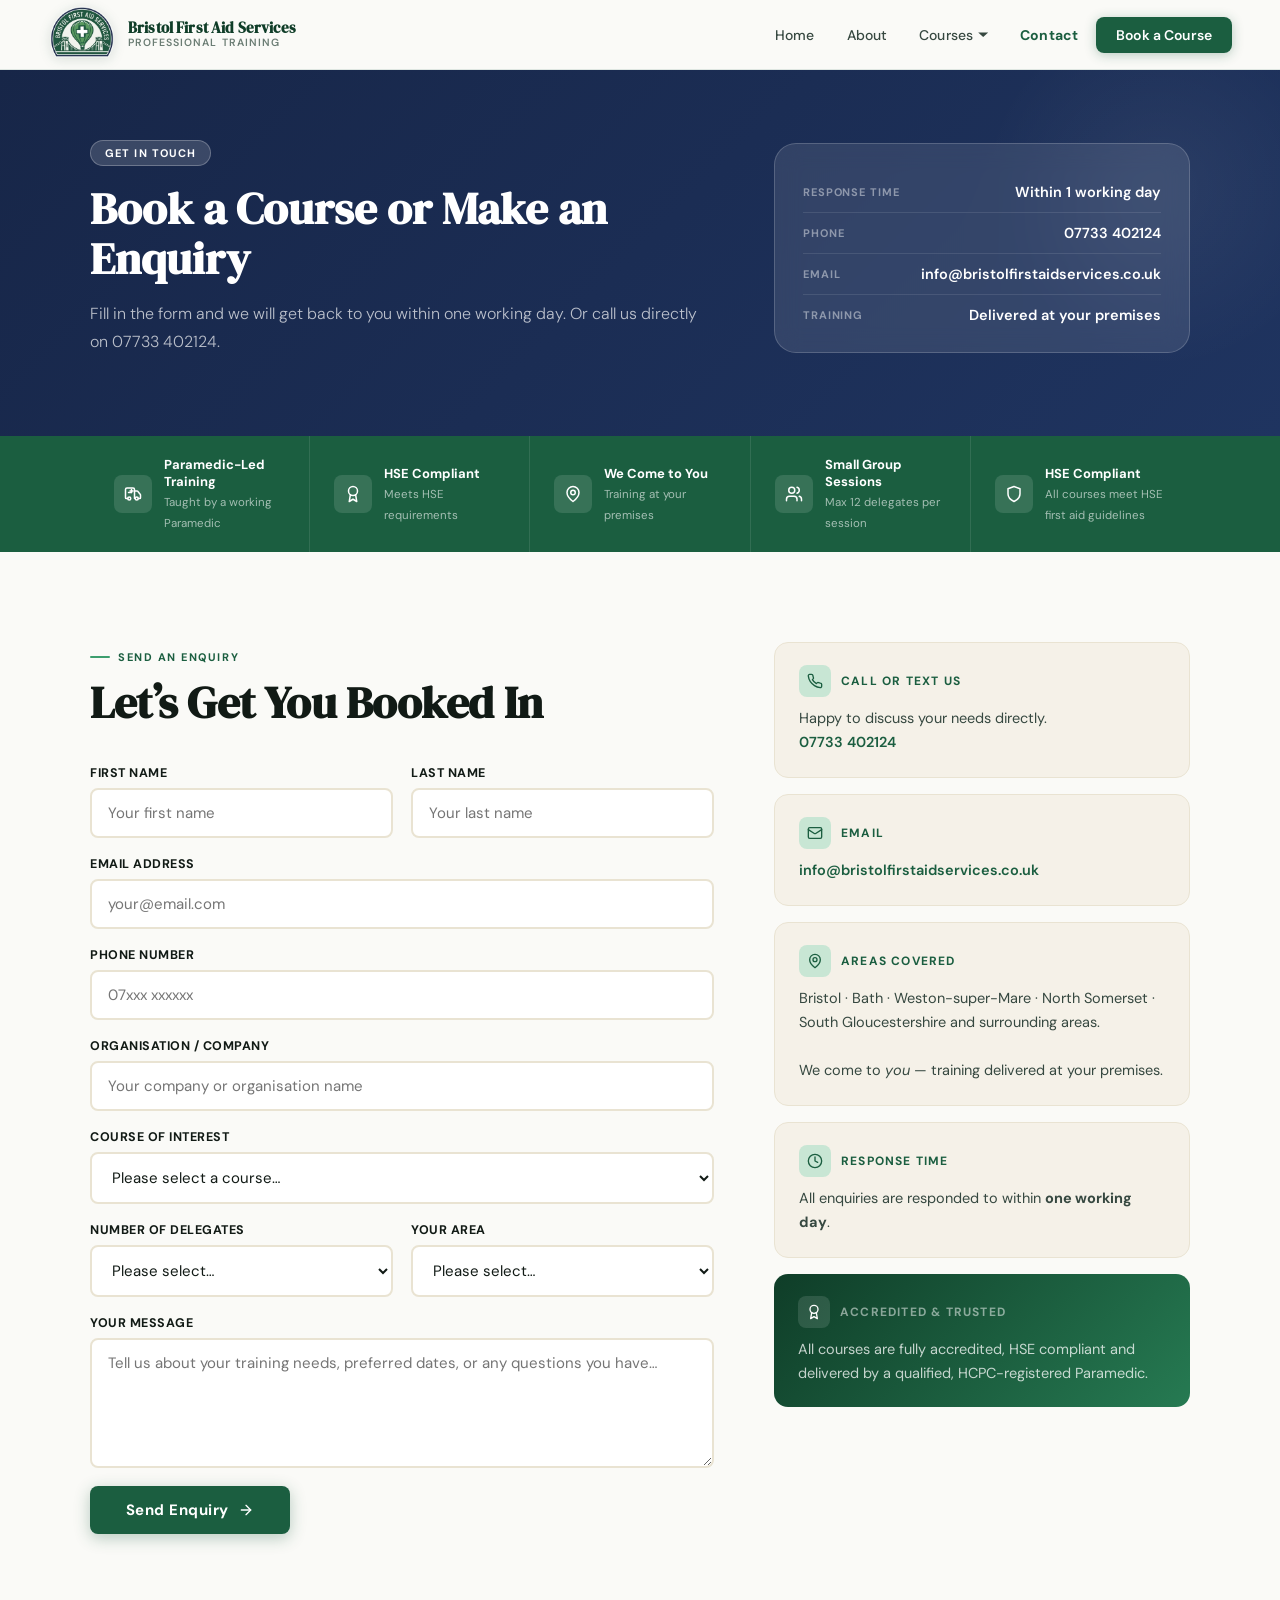
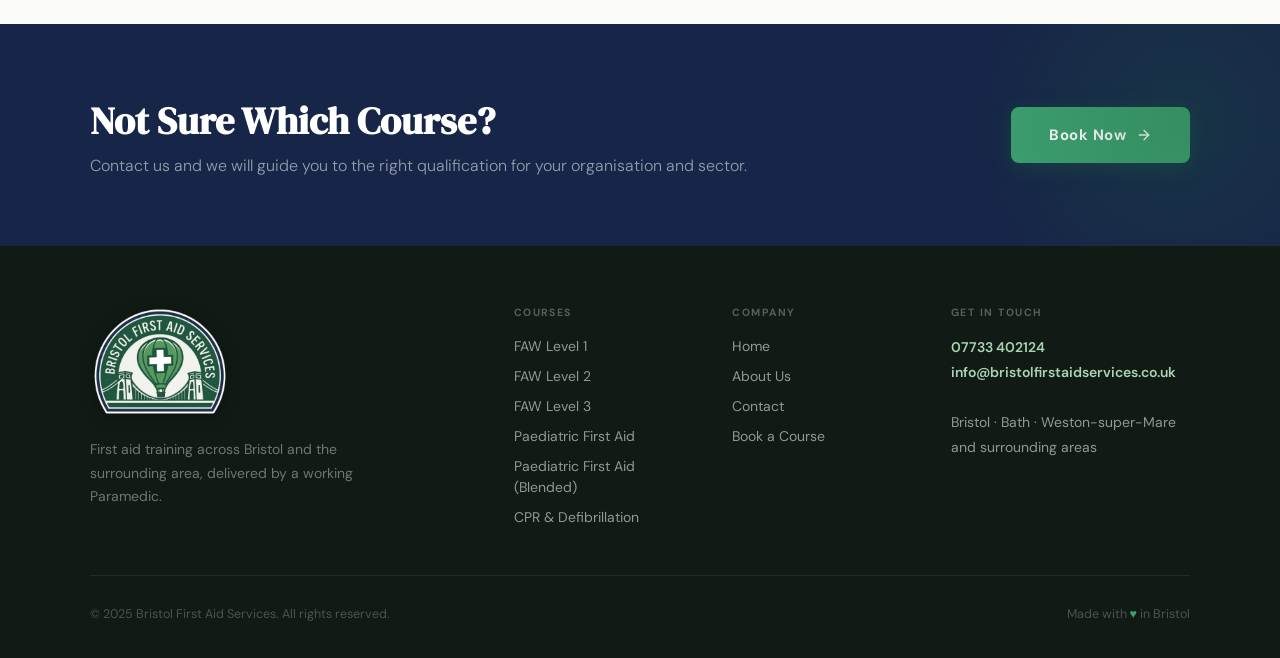
<file: contact.html>
<!DOCTYPE html>
<html lang="en">
<head>
<meta charset="UTF-8">
<meta name="viewport" content="width=device-width,initial-scale=1.0">
<meta name="description" content="Get in touch to book first aid training for your workplace in Bristol, Bath, Weston-super-Mare or the surrounding area. Fast response, on-site delivery.">
<title>Contact & Book First Aid Training | Bristol First Aid Services</title>
<link rel="canonical" href="https://bristolfirstaidservices.co.uk/contact.html">
<link rel="preconnect" href="https://fonts.googleapis.com">
<link rel="preconnect" href="https://fonts.gstatic.com" crossorigin>
<link href="https://fonts.googleapis.com/css2?family=DM+Serif+Display:ital@0;1&family=DM+Sans:opsz,wght@9..40,300;9..40,400;9..40,500;9..40,600;9..40,700&display=swap" rel="stylesheet">
<link rel="stylesheet" href="assets/style.css">
<script type="application/ld+json">
{
  "@context": "https://schema.org",
  "@type": "LocalBusiness",
  "@id": "https://bristolfirstaidservices.co.uk/#business",
  "name": "Bristol First Aid Services",
  "description": "On-site first aid training delivered by an HCPC-registered Paramedic, covering Bristol, Bath, Weston-super-Mare, North Somerset, South Gloucestershire and the surrounding area.",
  "url": "https://bristolfirstaidservices.co.uk/",
  "telephone": "+447733402124",
  "email": "info@bristolfirstaidservices.co.uk",
  "image": "https://bristolfirstaidservices.co.uk/assets/logo.png",
  "areaServed": [
    {"@type": "City", "name": "Bristol"},
    {"@type": "City", "name": "Bath"},
    {"@type": "City", "name": "Weston-super-Mare"},
    {"@type": "AdministrativeArea", "name": "North Somerset"},
    {"@type": "AdministrativeArea", "name": "South Gloucestershire"},
    {"@type": "City", "name": "Clevedon"},
    {"@type": "City", "name": "Portishead"},
    {"@type": "City", "name": "Keynsham"},
    {"@type": "City", "name": "Nailsea"}
  ],
  "founder": {
    "@type": "Person",
    "name": "Phil",
    "jobTitle": "HCPC-registered Paramedic and First Aid Trainer"
  }
}
</script>
</head>
<body>
<svg xmlns="http://www.w3.org/2000/svg" style="display:none" aria-hidden="true">
<defs>
<symbol id="ico-shield" viewBox="0 0 24 24" fill="none" stroke="currentColor" stroke-width="2" stroke-linecap="round" stroke-linejoin="round"><path d="M12 22s8-4 8-10V5l-8-3-8 3v7c0 6 8 10 8 10z"/></symbol>
<symbol id="ico-cross" viewBox="0 0 24 24" fill="none" stroke="currentColor" stroke-width="2" stroke-linecap="round" stroke-linejoin="round"><rect x="9" y="2" width="6" height="20" rx="2"/><rect x="2" y="9" width="20" height="6" rx="2"/></symbol>
<symbol id="ico-brain" viewBox="0 0 24 24" fill="none" stroke="currentColor" stroke-width="2" stroke-linecap="round" stroke-linejoin="round"><path d="M12 5a3 3 0 1 0-5.997.125 4 4 0 0 0-2.526 5.77 4 4 0 0 0 .556 6.588A4 4 0 1 0 12 18Z"/><path d="M12 5a3 3 0 1 1 5.997.125 4 4 0 0 1 2.526 5.77 4 4 0 0 1-.556 6.588A4 4 0 1 1 12 18Z"/><path d="M15 13a4.5 4.5 0 0 1-3-4 4.5 4.5 0 0 1-3 4"/><path d="M17.599 6.5a3 3 0 0 0 .399-1.375"/><path d="M6.003 5.125A3 3 0 0 0 6.401 6.5"/><path d="M3.477 10.896a4 4 0 0 1 .585-.396"/><path d="M19.938 10.5a4 4 0 0 1 .585.396"/><path d="M6 18a4 4 0 0 1-1.967-.516"/><path d="M19.967 17.484A4 4 0 0 1 18 18"/></symbol>
<symbol id="ico-child" viewBox="0 0 24 24" fill="none" stroke="currentColor" stroke-width="2" stroke-linecap="round" stroke-linejoin="round"><circle cx="12" cy="5" r="3"/><path d="M6 21v-4a4 4 0 0 1 4-4h4a4 4 0 0 1 4 4v4"/><path d="M9 21v-3"/><path d="M15 21v-3"/></symbol>
<symbol id="ico-clock" viewBox="0 0 24 24" fill="none" stroke="currentColor" stroke-width="2" stroke-linecap="round" stroke-linejoin="round"><circle cx="12" cy="12" r="10"/><polyline points="12 6 12 12 16 14"/></symbol>
<symbol id="ico-award" viewBox="0 0 24 24" fill="none" stroke="currentColor" stroke-width="2" stroke-linecap="round" stroke-linejoin="round"><circle cx="12" cy="8" r="6"/><path d="M15.477 12.89 17 22l-5-3-5 3 1.523-9.11"/></symbol>
<symbol id="ico-pin" viewBox="0 0 24 24" fill="none" stroke="currentColor" stroke-width="2" stroke-linecap="round" stroke-linejoin="round"><path d="M20 10c0 6-8 12-8 12s-8-6-8-12a8 8 0 0 1 16 0Z"/><circle cx="12" cy="10" r="3"/></symbol>
<symbol id="ico-users" viewBox="0 0 24 24" fill="none" stroke="currentColor" stroke-width="2" stroke-linecap="round" stroke-linejoin="round"><path d="M16 21v-2a4 4 0 0 0-4-4H6a4 4 0 0 0-4 4v2"/><circle cx="9" cy="7" r="4"/><path d="M22 21v-2a4 4 0 0 0-3-3.87"/><path d="M16 3.13a4 4 0 0 1 0 7.75"/></symbol>
<symbol id="ico-refresh" viewBox="0 0 24 24" fill="none" stroke="currentColor" stroke-width="2" stroke-linecap="round" stroke-linejoin="round"><path d="M3 12a9 9 0 0 1 9-9 9.75 9.75 0 0 1 6.74 2.74L21 8"/><path d="M21 3v5h-5"/><path d="M21 12a9 9 0 0 1-9 9 9.75 9.75 0 0 1-6.74-2.74L3 16"/><path d="M8 16H3v5"/></symbol>
<symbol id="ico-ambulance" viewBox="0 0 24 24" fill="none" stroke="currentColor" stroke-width="2" stroke-linecap="round" stroke-linejoin="round"><path d="M10 10H6"/><path d="M14 18V6a2 2 0 0 0-2-2H4a2 2 0 0 0-2 2v11a1 1 0 0 0 1 1h2"/><path d="M19 18h2a1 1 0 0 0 1-1v-3.65a1 1 0 0 0-.22-.624l-3.48-4.35A1 1 0 0 0 17.52 8H14"/><circle cx="17" cy="18" r="2"/><circle cx="7" cy="18" r="2"/><path d="M8 8h4"/><path d="M10 6v4"/></symbol>
<symbol id="ico-check" viewBox="0 0 24 24" fill="none" stroke="currentColor" stroke-width="3" stroke-linecap="round" stroke-linejoin="round"><polyline points="20 6 9 17 4 12"/></symbol>
<symbol id="ico-phone" viewBox="0 0 24 24" fill="none" stroke="currentColor" stroke-width="2" stroke-linecap="round" stroke-linejoin="round"><path d="M22 16.92v3a2 2 0 0 1-2.18 2 19.79 19.79 0 0 1-8.63-3.07A19.5 19.5 0 0 1 4.99 13a19.79 19.79 0 0 1-3.07-8.67A2 2 0 0 1 3.9 2.18h3a2 2 0 0 1 2 1.72c.127.96.361 1.903.7 2.81a2 2 0 0 1-.45 2.11L8.09 9.91a16 16 0 0 0 6 6l1.09-1.09a2 2 0 0 1 2.11-.45c.907.339 1.85.573 2.81.7A2 2 0 0 1 22 16.92z"/></symbol>
<symbol id="ico-mail" viewBox="0 0 24 24" fill="none" stroke="currentColor" stroke-width="2" stroke-linecap="round" stroke-linejoin="round"><rect width="20" height="16" x="2" y="4" rx="2"/><path d="m22 7-8.97 5.7a1.94 1.94 0 0 1-2.06 0L2 7"/></symbol>
<symbol id="ico-arrow-right" viewBox="0 0 24 24" fill="none" stroke="currentColor" stroke-width="2" stroke-linecap="round" stroke-linejoin="round"><path d="M5 12h14"/><path d="m12 5 7 7-7 7"/></symbol>
<symbol id="ico-star" viewBox="0 0 24 24" fill="currentColor" stroke="none"><polygon points="12 2 15.09 8.26 22 9.27 17 14.14 18.18 21.02 12 17.77 5.82 21.02 7 14.14 2 9.27 8.91 8.26 12 2"/></symbol>
<symbol id="ico-settings" viewBox="0 0 24 24" fill="none" stroke="currentColor" stroke-width="2" stroke-linecap="round" stroke-linejoin="round"><path d="M12.22 2h-.44a2 2 0 0 0-2 2v.18a2 2 0 0 1-1 1.73l-.43.25a2 2 0 0 1-2 0l-.15-.08a2 2 0 0 0-2.73.73l-.22.38a2 2 0 0 0 .73 2.73l.15.1a2 2 0 0 1 1 1.72v.51a2 2 0 0 1-1 1.74l-.15.09a2 2 0 0 0-.73 2.73l.22.38a2 2 0 0 0 2.73.73l.15-.08a2 2 0 0 1 2 0l.43.25a2 2 0 0 1 1 1.73V20a2 2 0 0 0 2 2h.44a2 2 0 0 0 2-2v-.18a2 2 0 0 1 1-1.73l.43-.25a2 2 0 0 1 2 0l.15.08a2 2 0 0 0 2.73-.73l.22-.39a2 2 0 0 0-.73-2.73l-.15-.08a2 2 0 0 1-1-1.74v-.5a2 2 0 0 1 1-1.74l.15-.09a2 2 0 0 0 .73-2.73l-.22-.38a2 2 0 0 0-2.73-.73l-.15.08a2 2 0 0 1-2 0l-.43-.25a2 2 0 0 1-1-1.73V4a2 2 0 0 0-2-2z"/><circle cx="12" cy="12" r="3"/></symbol>
</defs>
</svg>
<nav id="main-nav">
  <a class="nav-logo" href="index.html">
    <picture><source srcset="assets/logo.webp" type="image/webp"><img src="assets/logo.png" alt="Bristol First Aid Services" width="200" height="164"></picture>
    <div class="nav-logo-text">
      <strong>Bristol First Aid Services</strong>
      <span>Professional Training</span>
    </div>
  </a>
  <ul class="nav-links">
    <li><a href="index.html">Home</a></li>
    <li><a href="about.html">About</a></li>
    <li class="dropdown">
      <a href="#" aria-haspopup="true">Courses</a>
      <ul class="dropdown-menu" role="menu">
        <li><a href="fa-level1.html" role="menuitem">
          <span class="menu-icon"><svg width="14" height="14" style="color:var(--forest)"><use href="#ico-cross"/></svg></span>
          First Aid at Work &mdash; Level 1
        </a></li>
        <li><a href="fa-level2.html" role="menuitem">
          <span class="menu-icon"><svg width="14" height="14" style="color:var(--forest)"><use href="#ico-cross"/></svg></span>
          First Aid at Work &mdash; Level 2
        </a></li>
        <li><a href="fa-level3.html" role="menuitem">
          <span class="menu-icon"><svg width="14" height="14" style="color:var(--forest)"><use href="#ico-cross"/></svg></span>
          First Aid at Work &mdash; Level 3
        </a></li>
        <li><a href="paediatric.html" role="menuitem">
          <span class="menu-icon"><svg width="14" height="14" style="color:var(--navy)"><use href="#ico-child"/></svg></span>
          Paediatric First Aid
        </a></li>
        <li><a href="paediatric-blended.html" role="menuitem">
          <span class="menu-icon"><svg width="14" height="14" style="color:var(--navy)"><use href="#ico-child"/></svg></span>
          Paediatric First Aid (Blended)
        </a></li>
        <li><a href="contact.html" role="menuitem">
          <span class="menu-icon"><svg width="14" height="14" style="color:var(--navy)"><use href="#ico-cross"/></svg></span>
          CPR &amp; Defibrillation Training
        </a></li>
      </ul>
    </li>
    <li><a href="contact.html">Contact</a></li>
    <li><a href="contact.html" class="nav-cta">Book a Course</a></li>
  </ul>
</nav>
<div class="page-wrap">
<div class="page-hero navy-hero">
  <div class="container">
    <div>
      <div class="page-hero-badge">Get In Touch</div>
      <h1>Book a Course or Make an Enquiry</h1>
      <p class="page-hero-desc">Fill in the form and we will get back to you within one working day. Or call us directly on 07733 402124.</p>
    </div>
      <div class="info-panel">
        <div class="info-row"><span class="info-label">Response Time</span><span class="info-value">Within 1 working day</span></div>
        <div class="info-row"><span class="info-label">Phone</span><span class="info-value">07733 402124</span></div>
        <div class="info-row"><span class="info-label">Email</span><span class="info-value">info@bristolfirstaidservices.co.uk</span></div>
        <div class="info-row"><span class="info-label">Training</span><span class="info-value">Delivered at your premises</span></div>
      </div>
  </div>
</div>
<div class="trust-bar">
  <div class="trust-inner">
    <div class="trust-item">
      <div class="trust-icon-wrap"><svg width="18" height="18" style="color:white"><use href="#ico-ambulance"/></svg></div>
      <div><strong>Paramedic-Led Training</strong><span>Taught by a working Paramedic</span></div>
    </div>
    <div class="trust-item">
      <div class="trust-icon-wrap"><svg width="18" height="18" style="color:white"><use href="#ico-award"/></svg></div>
      <div><strong>HSE Compliant</strong><span>Meets HSE requirements</span></div>
    </div>
    <div class="trust-item">
      <div class="trust-icon-wrap"><svg width="18" height="18" style="color:white"><use href="#ico-pin"/></svg></div>
      <div><strong>We Come to You</strong><span>Training at your premises</span></div>
    </div>
    <div class="trust-item">
      <div class="trust-icon-wrap"><svg width="18" height="18" style="color:white"><use href="#ico-users"/></svg></div>
      <div><strong>Small Group Sessions</strong><span>Max 12 delegates per session</span></div>
    </div>
    <div class="trust-item">
      <div class="trust-icon-wrap"><svg width="18" height="18" style="color:white"><use href="#ico-shield"/></svg></div>
      <div><strong>HSE Compliant</strong><span>All courses meet HSE first aid guidelines</span></div>
    </div>
  </div>
</div>

<div class="section fade-in">
  <div class="container">
    <div class="contact-grid">
      <div>
        <div class="eyebrow">Send an Enquiry</div>
        <h2 class="section-heading" style="margin-bottom:36px">Let&rsquo;s Get You Booked In</h2>
        <form class="contact-form" id="contact-form" action="https://formspree.io/f/xbgraobo" method="POST">
          <input type="text" name="_gotcha" style="display:none" tabindex="-1" autocomplete="off">
          <input type="hidden" name="_subject" value="New Enquiry — Bristol First Aid Services">
          <div class="form-row">
            <div class="form-group"><label>First Name</label><input type="text" name="firstName" placeholder="Your first name" required></div>
            <div class="form-group"><label>Last Name</label><input type="text" name="lastName" placeholder="Your last name" required></div>
          </div>
          <div class="form-group"><label>Email Address</label><input type="email" name="email" placeholder="your@email.com" required></div>
          <div class="form-group"><label>Phone Number</label><input type="tel" name="phone" placeholder="07xxx xxxxxx"></div>
          <div class="form-group"><label>Organisation / Company</label><input type="text" name="organisation" placeholder="Your company or organisation name"></div>
          <div class="form-group">
            <label>Course of Interest</label>
            <select name="course" required>
              <option value="">Please select a course&hellip;</option>
              <option>First Aid at Work &mdash; Level 1 (Emergency FAW)</option>
              <option>First Aid at Work &mdash; Level 2</option>
              <option>First Aid at Work &mdash; Level 3 (Full FAW)</option>
              <option>Paediatric First Aid</option>
              <option>Mental Health First Aid</option>
              <option>Bespoke / Tailored Training</option>
              <option>Not sure &mdash; need advice</option>
            </select>
          </div>
          <div class="form-row">
            <div class="form-group">
              <label>Number of Delegates</label>
              <select name="delegates">
                <option value="">Please select&hellip;</option>
                <option>1&ndash;4 people</option>
                <option>5&ndash;8 people</option>
                <option>9&ndash;12 people</option>
                <option>13+ people</option>
              </select>
            </div>
            <div class="form-group">
              <label>Your Area</label>
              <select name="area">
                <option value="">Please select&hellip;</option>
                <option>Bristol</option>
                <option>Bath</option>
                <option>Weston-super-Mare</option>
                <option>North Somerset</option>
                <option>South Gloucestershire</option>
                <option>Other</option>
              </select>
            </div>
          </div>
          <div class="form-group"><label>Your Message</label><textarea name="message" placeholder="Tell us about your training needs, preferred dates, or any questions you have&hellip;"></textarea></div>
          <button type="submit" class="submit-btn">
            Send Enquiry
            <svg width="16" height="16" style="color:white"><use href="#ico-arrow-right"/></svg>
          </button>
        </form>
        <div id="success-msg">
          <h3>Enquiry Received</h3>
          <p>Thank you for getting in touch. We will respond within one working day to discuss your training requirements.</p>
        </div>
        <div id="form-error-msg">
          <h3>Something Went Wrong</h3>
          <p>Sorry, we could not send your enquiry. Please try again, or call us directly on <a href="tel:07733402124">07733 402124</a>.</p>
        </div>
      </div>
      <div class="contact-info-stack">
        <div class="ci-card">
          <div class="ci-card-header">
            <div class="ci-icon"><svg width="16" height="16" style="color:var(--forest)"><use href="#ico-phone"/></svg></div>
            <h4>Call or Text Us</h4>
          </div>
          <p>Happy to discuss your needs directly.<br><a href="tel:07733402124">07733 402124</a></p>
        </div>
        <div class="ci-card">
          <div class="ci-card-header">
            <div class="ci-icon"><svg width="16" height="16" style="color:var(--forest)"><use href="#ico-mail"/></svg></div>
            <h4>Email</h4>
          </div>
          <p><a href="mailto:info@bristolfirstaidservices.co.uk">info@bristolfirstaidservices.co.uk</a></p>
        </div>
        <div class="ci-card">
          <div class="ci-card-header">
            <div class="ci-icon"><svg width="16" height="16" style="color:var(--forest)"><use href="#ico-pin"/></svg></div>
            <h4>Areas Covered</h4>
          </div>
          <p>Bristol &middot; Bath &middot; Weston-super-Mare &middot; North Somerset &middot; South Gloucestershire and surrounding areas.<br><br>We come to <em>you</em> &mdash; training delivered at your premises.</p>
        </div>
        <div class="ci-card">
          <div class="ci-card-header">
            <div class="ci-icon"><svg width="16" height="16" style="color:var(--forest)"><use href="#ico-clock"/></svg></div>
            <h4>Response Time</h4>
          </div>
          <p>All enquiries are responded to within <strong>one working day</strong>.</p>
        </div>
        <div class="ci-card ci-dark">
          <div class="ci-card-header">
            <div class="ci-icon"><svg width="16" height="16" style="color:white"><use href="#ico-award"/></svg></div>
            <h4>Accredited &amp; Trusted</h4>
          </div>
          <p>All courses are fully accredited, HSE compliant and delivered by a qualified, HCPC-registered Paramedic.</p>
        </div>
      </div>
    </div>
  </div>
</div>
<div class="cta-strip">
  <div class="cta-inner">
    <div>
      <h2>Not Sure Which Course?</h2>
      <p>Contact us and we will guide you to the right qualification for your organisation and sector.</p>
    </div>
    <a href="contact.html" class="btn-cta">Book Now <svg width="16" height="16" style="color:white"><use href="#ico-arrow-right"/></svg></a>
  </div>
</div>
<footer>
  <div class="footer-grid">
    <div class="footer-brand">
      <picture><source srcset="assets/logo.webp" type="image/webp"><img src="assets/logo.png" alt="Bristol First Aid Services" width="200" height="164"></picture>
      <p>First aid training across Bristol and the surrounding area, delivered by a working Paramedic.</p>
    </div>
    <div>
      <h5>Courses</h5>
      <ul>
        <li><a href="fa-level1.html">FAW Level 1</a></li>
        <li><a href="fa-level2.html">FAW Level 2</a></li>
        <li><a href="fa-level3.html">FAW Level 3</a></li>
        <li><a href="paediatric.html">Paediatric First Aid</a></li>
        <li><a href="paediatric-blended.html">Paediatric First Aid (Blended)</a></li>
        <li><a href="contact.html">CPR &amp; Defibrillation</a></li>
      </ul>
    </div>
    <div>
      <h5>Company</h5>
      <ul>
        <li><a href="index.html">Home</a></li>
        <li><a href="about.html">About Us</a></li>
        <li><a href="contact.html">Contact</a></li>
        <li><a href="contact.html">Book a Course</a></li>
      </ul>
    </div>
    <div class="footer-contact">
      <h5>Get in Touch</h5>
      <p>
        <a href="tel:07733402124">07733 402124</a><br>
        <a href="mailto:info@bristolfirstaidservices.co.uk">info@bristolfirstaidservices.co.uk</a><br><br>
        Bristol &middot; Bath &middot; Weston-super-Mare<br>and surrounding areas
      </p>
    </div>
  </div>
  <div class="footer-bottom">
    <p>&copy; 2025 Bristol First Aid Services. All rights reserved.</p>
    <p>Made with <span>&hearts;</span> in Bristol</p>
  </div>
</footer>
<script src="assets/main.js"></script>
</body>
</html>
</file>
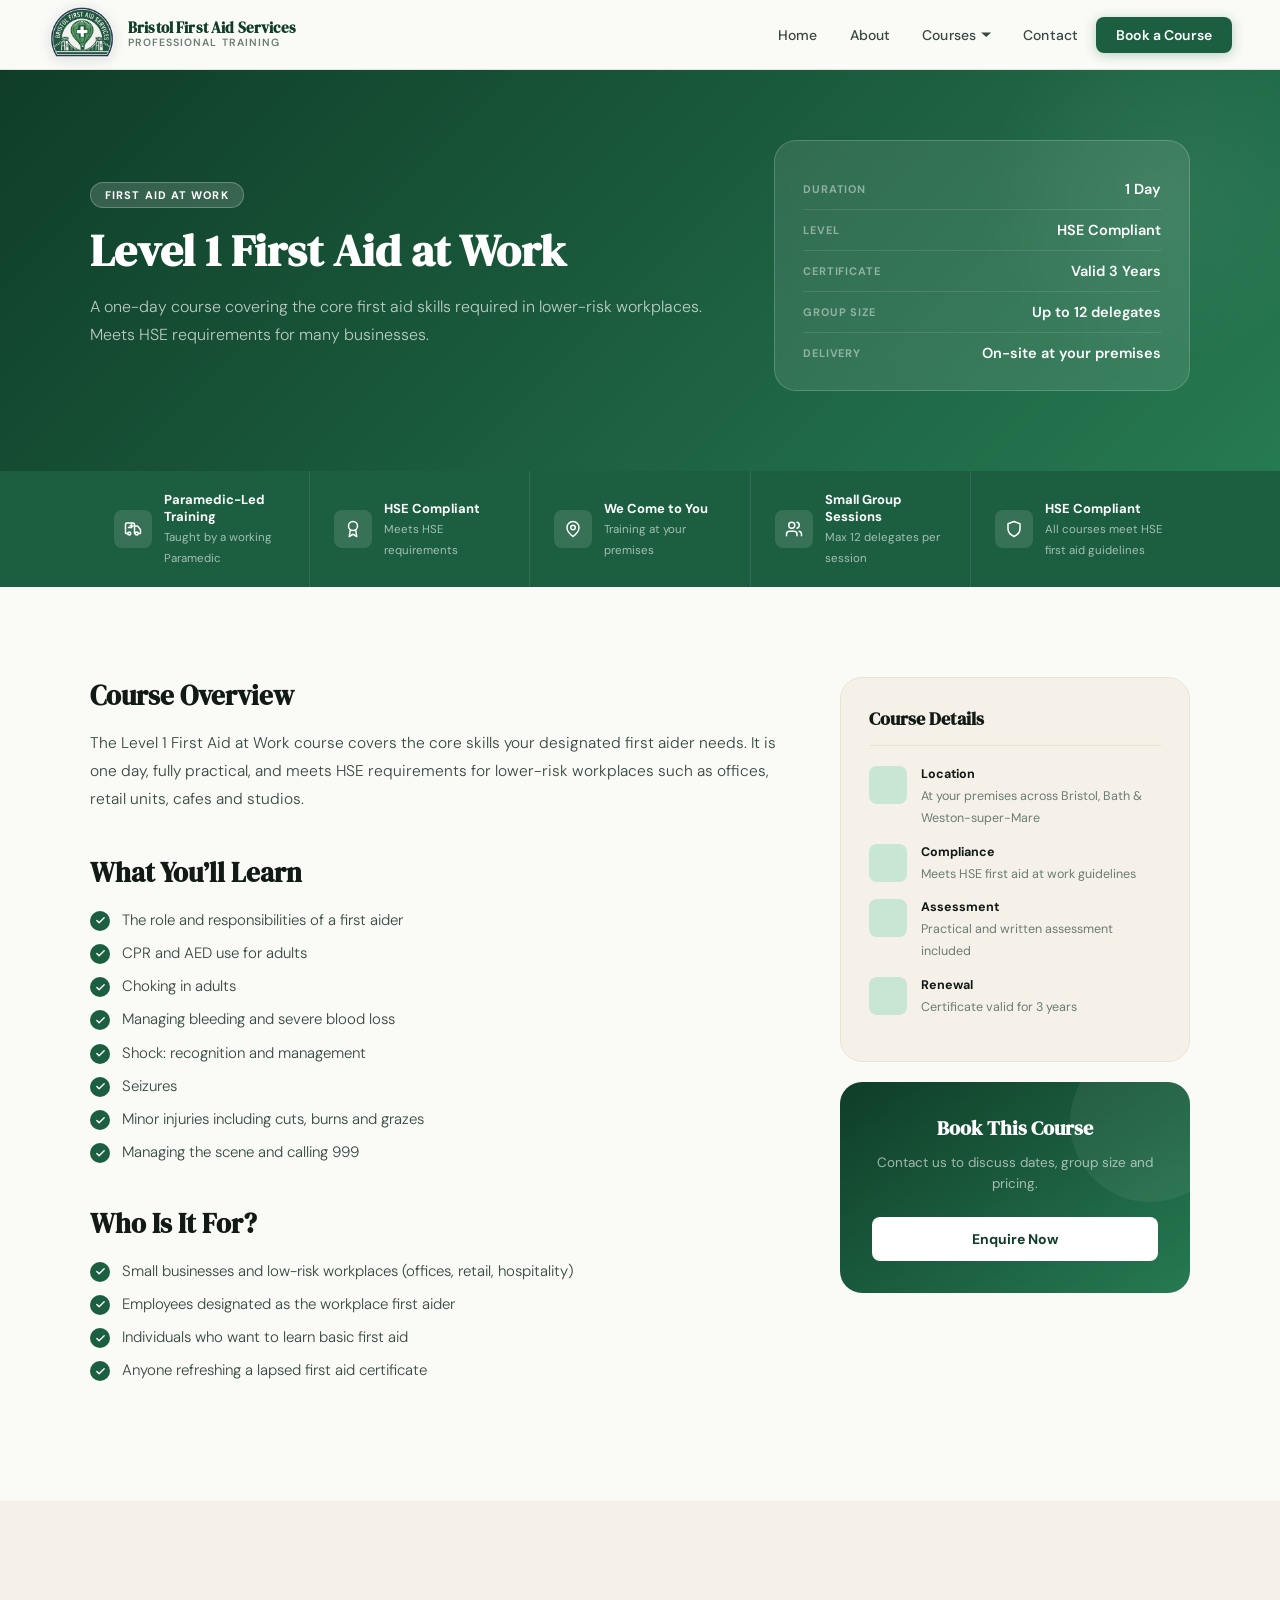
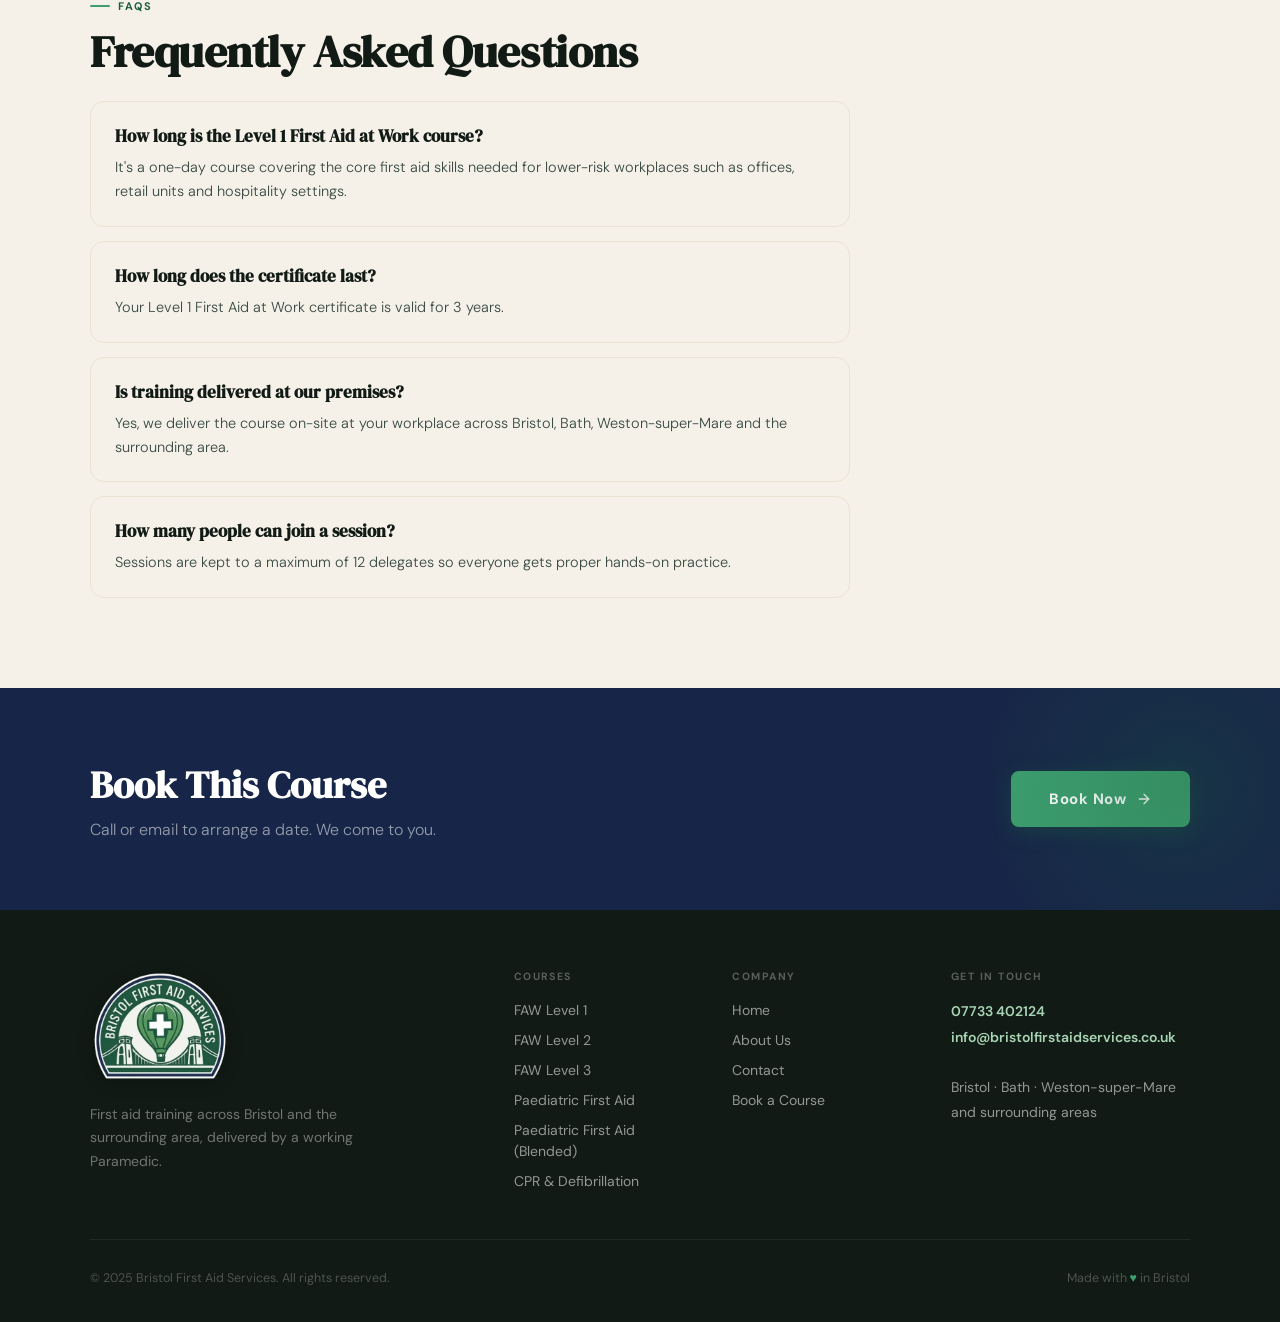
<file: fa-level1.html>
<!DOCTYPE html>
<html lang="en">
<head>
<meta charset="UTF-8">
<meta name="viewport" content="width=device-width,initial-scale=1.0">
<meta name="description" content="One-day First Aid at Work Level 1 course for lower-risk workplaces, delivered on-site by an HCPC-registered Paramedic across Bristol, Bath and Weston-super-Mare.">
<title>First Aid at Work Level 1 (1 Day) | Bristol First Aid Services</title>
<link rel="canonical" href="https://bristolfirstaidservices.co.uk/fa-level1.html">
<link rel="preconnect" href="https://fonts.googleapis.com">
<link rel="preconnect" href="https://fonts.gstatic.com" crossorigin>
<link href="https://fonts.googleapis.com/css2?family=DM+Serif+Display:ital@0;1&family=DM+Sans:opsz,wght@9..40,300;9..40,400;9..40,500;9..40,600;9..40,700&display=swap" rel="stylesheet">
<link rel="stylesheet" href="assets/style.css">
<script type="application/ld+json">
{
  "@context": "https://schema.org",
  "@type": "LocalBusiness",
  "@id": "https://bristolfirstaidservices.co.uk/#business",
  "name": "Bristol First Aid Services",
  "description": "On-site first aid training delivered by an HCPC-registered Paramedic, covering Bristol, Bath, Weston-super-Mare, North Somerset, South Gloucestershire and the surrounding area.",
  "url": "https://bristolfirstaidservices.co.uk/",
  "telephone": "+447733402124",
  "email": "info@bristolfirstaidservices.co.uk",
  "image": "https://bristolfirstaidservices.co.uk/assets/logo.png",
  "areaServed": [
    {"@type": "City", "name": "Bristol"},
    {"@type": "City", "name": "Bath"},
    {"@type": "City", "name": "Weston-super-Mare"},
    {"@type": "AdministrativeArea", "name": "North Somerset"},
    {"@type": "AdministrativeArea", "name": "South Gloucestershire"},
    {"@type": "City", "name": "Clevedon"},
    {"@type": "City", "name": "Portishead"},
    {"@type": "City", "name": "Keynsham"},
    {"@type": "City", "name": "Nailsea"}
  ],
  "founder": {
    "@type": "Person",
    "name": "Phil",
    "jobTitle": "HCPC-registered Paramedic and First Aid Trainer"
  }
}
</script>
<script type="application/ld+json">
{
  "@context": "https://schema.org",
  "@type": "Course",
  "name": "First Aid at Work Level 1",
  "description": "One-day First Aid at Work Level 1 course covering core first aid skills for lower-risk workplaces.",
  "provider": {"@type": "Organization", "name": "Bristol First Aid Services", "sameAs": "https://bristolfirstaidservices.co.uk/"},
  "hasCourseInstance": {"@type": "CourseInstance", "courseMode": "Onsite", "courseWorkload": "P1D"}
}
</script>
<script type="application/ld+json">
{
  "@context": "https://schema.org",
  "@type": "FAQPage",
  "mainEntity": [
    {"@type": "Question", "name": "How long is the Level 1 First Aid at Work course?", "acceptedAnswer": {"@type": "Answer", "text": "It's a one-day course covering the core first aid skills needed for lower-risk workplaces such as offices, retail units and hospitality settings."}},
    {"@type": "Question", "name": "How long does the certificate last?", "acceptedAnswer": {"@type": "Answer", "text": "Your Level 1 First Aid at Work certificate is valid for 3 years."}},
    {"@type": "Question", "name": "Is training delivered at our premises?", "acceptedAnswer": {"@type": "Answer", "text": "Yes, we deliver the course on-site at your workplace across Bristol, Bath, Weston-super-Mare and the surrounding area."}},
    {"@type": "Question", "name": "How many people can join a session?", "acceptedAnswer": {"@type": "Answer", "text": "Sessions are kept to a maximum of 12 delegates so everyone gets proper hands-on practice."}}
  ]
}
</script>
</head>
<body>
<svg xmlns="http://www.w3.org/2000/svg" style="display:none" aria-hidden="true">
<defs>
<symbol id="ico-shield" viewBox="0 0 24 24" fill="none" stroke="currentColor" stroke-width="2" stroke-linecap="round" stroke-linejoin="round"><path d="M12 22s8-4 8-10V5l-8-3-8 3v7c0 6 8 10 8 10z"/></symbol>
<symbol id="ico-cross" viewBox="0 0 24 24" fill="none" stroke="currentColor" stroke-width="2" stroke-linecap="round" stroke-linejoin="round"><rect x="9" y="2" width="6" height="20" rx="2"/><rect x="2" y="9" width="20" height="6" rx="2"/></symbol>
<symbol id="ico-brain" viewBox="0 0 24 24" fill="none" stroke="currentColor" stroke-width="2" stroke-linecap="round" stroke-linejoin="round"><path d="M12 5a3 3 0 1 0-5.997.125 4 4 0 0 0-2.526 5.77 4 4 0 0 0 .556 6.588A4 4 0 1 0 12 18Z"/><path d="M12 5a3 3 0 1 1 5.997.125 4 4 0 0 1 2.526 5.77 4 4 0 0 1-.556 6.588A4 4 0 1 1 12 18Z"/><path d="M15 13a4.5 4.5 0 0 1-3-4 4.5 4.5 0 0 1-3 4"/><path d="M17.599 6.5a3 3 0 0 0 .399-1.375"/><path d="M6.003 5.125A3 3 0 0 0 6.401 6.5"/><path d="M3.477 10.896a4 4 0 0 1 .585-.396"/><path d="M19.938 10.5a4 4 0 0 1 .585.396"/><path d="M6 18a4 4 0 0 1-1.967-.516"/><path d="M19.967 17.484A4 4 0 0 1 18 18"/></symbol>
<symbol id="ico-child" viewBox="0 0 24 24" fill="none" stroke="currentColor" stroke-width="2" stroke-linecap="round" stroke-linejoin="round"><circle cx="12" cy="5" r="3"/><path d="M6 21v-4a4 4 0 0 1 4-4h4a4 4 0 0 1 4 4v4"/><path d="M9 21v-3"/><path d="M15 21v-3"/></symbol>
<symbol id="ico-clock" viewBox="0 0 24 24" fill="none" stroke="currentColor" stroke-width="2" stroke-linecap="round" stroke-linejoin="round"><circle cx="12" cy="12" r="10"/><polyline points="12 6 12 12 16 14"/></symbol>
<symbol id="ico-award" viewBox="0 0 24 24" fill="none" stroke="currentColor" stroke-width="2" stroke-linecap="round" stroke-linejoin="round"><circle cx="12" cy="8" r="6"/><path d="M15.477 12.89 17 22l-5-3-5 3 1.523-9.11"/></symbol>
<symbol id="ico-pin" viewBox="0 0 24 24" fill="none" stroke="currentColor" stroke-width="2" stroke-linecap="round" stroke-linejoin="round"><path d="M20 10c0 6-8 12-8 12s-8-6-8-12a8 8 0 0 1 16 0Z"/><circle cx="12" cy="10" r="3"/></symbol>
<symbol id="ico-users" viewBox="0 0 24 24" fill="none" stroke="currentColor" stroke-width="2" stroke-linecap="round" stroke-linejoin="round"><path d="M16 21v-2a4 4 0 0 0-4-4H6a4 4 0 0 0-4 4v2"/><circle cx="9" cy="7" r="4"/><path d="M22 21v-2a4 4 0 0 0-3-3.87"/><path d="M16 3.13a4 4 0 0 1 0 7.75"/></symbol>
<symbol id="ico-refresh" viewBox="0 0 24 24" fill="none" stroke="currentColor" stroke-width="2" stroke-linecap="round" stroke-linejoin="round"><path d="M3 12a9 9 0 0 1 9-9 9.75 9.75 0 0 1 6.74 2.74L21 8"/><path d="M21 3v5h-5"/><path d="M21 12a9 9 0 0 1-9 9 9.75 9.75 0 0 1-6.74-2.74L3 16"/><path d="M8 16H3v5"/></symbol>
<symbol id="ico-ambulance" viewBox="0 0 24 24" fill="none" stroke="currentColor" stroke-width="2" stroke-linecap="round" stroke-linejoin="round"><path d="M10 10H6"/><path d="M14 18V6a2 2 0 0 0-2-2H4a2 2 0 0 0-2 2v11a1 1 0 0 0 1 1h2"/><path d="M19 18h2a1 1 0 0 0 1-1v-3.65a1 1 0 0 0-.22-.624l-3.48-4.35A1 1 0 0 0 17.52 8H14"/><circle cx="17" cy="18" r="2"/><circle cx="7" cy="18" r="2"/><path d="M8 8h4"/><path d="M10 6v4"/></symbol>
<symbol id="ico-check" viewBox="0 0 24 24" fill="none" stroke="currentColor" stroke-width="3" stroke-linecap="round" stroke-linejoin="round"><polyline points="20 6 9 17 4 12"/></symbol>
<symbol id="ico-phone" viewBox="0 0 24 24" fill="none" stroke="currentColor" stroke-width="2" stroke-linecap="round" stroke-linejoin="round"><path d="M22 16.92v3a2 2 0 0 1-2.18 2 19.79 19.79 0 0 1-8.63-3.07A19.5 19.5 0 0 1 4.99 13a19.79 19.79 0 0 1-3.07-8.67A2 2 0 0 1 3.9 2.18h3a2 2 0 0 1 2 1.72c.127.96.361 1.903.7 2.81a2 2 0 0 1-.45 2.11L8.09 9.91a16 16 0 0 0 6 6l1.09-1.09a2 2 0 0 1 2.11-.45c.907.339 1.85.573 2.81.7A2 2 0 0 1 22 16.92z"/></symbol>
<symbol id="ico-mail" viewBox="0 0 24 24" fill="none" stroke="currentColor" stroke-width="2" stroke-linecap="round" stroke-linejoin="round"><rect width="20" height="16" x="2" y="4" rx="2"/><path d="m22 7-8.97 5.7a1.94 1.94 0 0 1-2.06 0L2 7"/></symbol>
<symbol id="ico-arrow-right" viewBox="0 0 24 24" fill="none" stroke="currentColor" stroke-width="2" stroke-linecap="round" stroke-linejoin="round"><path d="M5 12h14"/><path d="m12 5 7 7-7 7"/></symbol>
<symbol id="ico-star" viewBox="0 0 24 24" fill="currentColor" stroke="none"><polygon points="12 2 15.09 8.26 22 9.27 17 14.14 18.18 21.02 12 17.77 5.82 21.02 7 14.14 2 9.27 8.91 8.26 12 2"/></symbol>
<symbol id="ico-settings" viewBox="0 0 24 24" fill="none" stroke="currentColor" stroke-width="2" stroke-linecap="round" stroke-linejoin="round"><path d="M12.22 2h-.44a2 2 0 0 0-2 2v.18a2 2 0 0 1-1 1.73l-.43.25a2 2 0 0 1-2 0l-.15-.08a2 2 0 0 0-2.73.73l-.22.38a2 2 0 0 0 .73 2.73l.15.1a2 2 0 0 1 1 1.72v.51a2 2 0 0 1-1 1.74l-.15.09a2 2 0 0 0-.73 2.73l.22.38a2 2 0 0 0 2.73.73l.15-.08a2 2 0 0 1 2 0l.43.25a2 2 0 0 1 1 1.73V20a2 2 0 0 0 2 2h.44a2 2 0 0 0 2-2v-.18a2 2 0 0 1 1-1.73l.43-.25a2 2 0 0 1 2 0l.15.08a2 2 0 0 0 2.73-.73l.22-.39a2 2 0 0 0-.73-2.73l-.15-.08a2 2 0 0 1-1-1.74v-.5a2 2 0 0 1 1-1.74l.15-.09a2 2 0 0 0 .73-2.73l-.22-.38a2 2 0 0 0-2.73-.73l-.15.08a2 2 0 0 1-2 0l-.43-.25a2 2 0 0 1-1-1.73V4a2 2 0 0 0-2-2z"/><circle cx="12" cy="12" r="3"/></symbol>
</defs>
</svg>
<nav id="main-nav">
  <a class="nav-logo" href="index.html">
    <picture><source srcset="assets/logo.webp" type="image/webp"><img src="assets/logo.png" alt="Bristol First Aid Services" width="200" height="164"></picture>
    <div class="nav-logo-text">
      <strong>Bristol First Aid Services</strong>
      <span>Professional Training</span>
    </div>
  </a>
  <ul class="nav-links">
    <li><a href="index.html">Home</a></li>
    <li><a href="about.html">About</a></li>
    <li class="dropdown">
      <a href="#" aria-haspopup="true">Courses</a>
      <ul class="dropdown-menu" role="menu">
        <li><a href="fa-level1.html" role="menuitem">
          <span class="menu-icon"><svg width="14" height="14" style="color:var(--forest)"><use href="#ico-cross"/></svg></span>
          First Aid at Work &mdash; Level 1
        </a></li>
        <li><a href="fa-level2.html" role="menuitem">
          <span class="menu-icon"><svg width="14" height="14" style="color:var(--forest)"><use href="#ico-cross"/></svg></span>
          First Aid at Work &mdash; Level 2
        </a></li>
        <li><a href="fa-level3.html" role="menuitem">
          <span class="menu-icon"><svg width="14" height="14" style="color:var(--forest)"><use href="#ico-cross"/></svg></span>
          First Aid at Work &mdash; Level 3
        </a></li>
        <li><a href="paediatric.html" role="menuitem">
          <span class="menu-icon"><svg width="14" height="14" style="color:var(--navy)"><use href="#ico-child"/></svg></span>
          Paediatric First Aid
        </a></li>
        <li><a href="paediatric-blended.html" role="menuitem">
          <span class="menu-icon"><svg width="14" height="14" style="color:var(--navy)"><use href="#ico-child"/></svg></span>
          Paediatric First Aid (Blended)
        </a></li>
        <li><a href="contact.html" role="menuitem">
          <span class="menu-icon"><svg width="14" height="14" style="color:var(--navy)"><use href="#ico-cross"/></svg></span>
          CPR &amp; Defibrillation Training
        </a></li>
      </ul>
    </li>
    <li><a href="contact.html">Contact</a></li>
    <li><a href="contact.html" class="nav-cta">Book a Course</a></li>
  </ul>
</nav>
<div class="page-wrap">
<div class="page-hero forest-hero">
  <div class="container">
    <div>
      <div class="page-hero-badge">First Aid at Work</div>
      <h1>Level 1 First Aid at Work</h1>
      <p class="page-hero-desc">A one-day course covering the core first aid skills required in lower-risk workplaces. Meets HSE requirements for many businesses.</p>
    </div>
      <div class="info-panel">
        <div class="info-row"><span class="info-label">Duration</span><span class="info-value">1 Day</span></div>
        <div class="info-row"><span class="info-label">Level</span><span class="info-value">HSE Compliant</span></div>
        <div class="info-row"><span class="info-label">Certificate</span><span class="info-value">Valid 3 Years</span></div>
        <div class="info-row"><span class="info-label">Group Size</span><span class="info-value">Up to 12 delegates</span></div>
        <div class="info-row"><span class="info-label">Delivery</span><span class="info-value">On-site at your premises</span></div>
      </div>
  </div>
</div>
<div class="trust-bar">
  <div class="trust-inner">
    <div class="trust-item">
      <div class="trust-icon-wrap"><svg width="18" height="18" style="color:white"><use href="#ico-ambulance"/></svg></div>
      <div><strong>Paramedic-Led Training</strong><span>Taught by a working Paramedic</span></div>
    </div>
    <div class="trust-item">
      <div class="trust-icon-wrap"><svg width="18" height="18" style="color:white"><use href="#ico-award"/></svg></div>
      <div><strong>HSE Compliant</strong><span>Meets HSE requirements</span></div>
    </div>
    <div class="trust-item">
      <div class="trust-icon-wrap"><svg width="18" height="18" style="color:white"><use href="#ico-pin"/></svg></div>
      <div><strong>We Come to You</strong><span>Training at your premises</span></div>
    </div>
    <div class="trust-item">
      <div class="trust-icon-wrap"><svg width="18" height="18" style="color:white"><use href="#ico-users"/></svg></div>
      <div><strong>Small Group Sessions</strong><span>Max 12 delegates per session</span></div>
    </div>
    <div class="trust-item">
      <div class="trust-icon-wrap"><svg width="18" height="18" style="color:white"><use href="#ico-shield"/></svg></div>
      <div><strong>HSE Compliant</strong><span>All courses meet HSE first aid guidelines</span></div>
    </div>
  </div>
</div>

<div class="section">
  <div class="container">
    <div class="course-layout">
      <div class="course-main fade-in">
        <h2>Course Overview</h2>
          <p>The Level 1 First Aid at Work course covers the core skills your designated first aider needs. It is one day, fully practical, and meets HSE requirements for lower-risk workplaces such as offices, retail units, cafes and studios.</p>
        <h2>What You&rsquo;ll Learn</h2>
        <ul class="topic-list">
          <li>
            <div class="topic-check"><svg width="11" height="11" style="color:white"><use href="#ico-check"/></svg></div>
            The role and responsibilities of a first aider
          </li>
          <li>
            <div class="topic-check"><svg width="11" height="11" style="color:white"><use href="#ico-check"/></svg></div>
            CPR and AED use for adults
          </li>
          <li>
            <div class="topic-check"><svg width="11" height="11" style="color:white"><use href="#ico-check"/></svg></div>
            Choking in adults
          </li>
          <li>
            <div class="topic-check"><svg width="11" height="11" style="color:white"><use href="#ico-check"/></svg></div>
            Managing bleeding and severe blood loss
          </li>
          <li>
            <div class="topic-check"><svg width="11" height="11" style="color:white"><use href="#ico-check"/></svg></div>
            Shock: recognition and management
          </li>
          <li>
            <div class="topic-check"><svg width="11" height="11" style="color:white"><use href="#ico-check"/></svg></div>
            Seizures
          </li>
          <li>
            <div class="topic-check"><svg width="11" height="11" style="color:white"><use href="#ico-check"/></svg></div>
            Minor injuries including cuts, burns and grazes
          </li>
          <li>
            <div class="topic-check"><svg width="11" height="11" style="color:white"><use href="#ico-check"/></svg></div>
            Managing the scene and calling 999
          </li>
        </ul>
        <h2>Who Is It For?</h2>
        <ul class="topic-list">
          <li>
            <div class="topic-check"><svg width="11" height="11" style="color:white"><use href="#ico-check"/></svg></div>
            Small businesses and low-risk workplaces (offices, retail, hospitality)
          </li>
          <li>
            <div class="topic-check"><svg width="11" height="11" style="color:white"><use href="#ico-check"/></svg></div>
            Employees designated as the workplace first aider
          </li>
          <li>
            <div class="topic-check"><svg width="11" height="11" style="color:white"><use href="#ico-check"/></svg></div>
            Individuals who want to learn basic first aid
          </li>
          <li>
            <div class="topic-check"><svg width="11" height="11" style="color:white"><use href="#ico-check"/></svg></div>
            Anyone refreshing a lapsed first aid certificate
          </li>
        </ul>
      </div>
      <div class="sidebar-sticky fade-in-2">
        <div class="sidebar-panel">
          <h3>Course Details</h3>
            <div class="sidebar-item">
              <div class="sidebar-icon-wrap"><svg width="18" height="18" style="color:var(--forest)"><use href="#pin"/></svg></div>
              <div><strong>Location</strong><span>At your premises across Bristol, Bath &amp; Weston-super-Mare</span></div>
            </div>
            <div class="sidebar-item">
              <div class="sidebar-icon-wrap"><svg width="18" height="18" style="color:var(--forest)"><use href="#award"/></svg></div>
              <div><strong>Compliance</strong><span>Meets HSE first aid at work guidelines</span></div>
            </div>
            <div class="sidebar-item">
              <div class="sidebar-icon-wrap"><svg width="18" height="18" style="color:var(--forest)"><use href="#check"/></svg></div>
              <div><strong>Assessment</strong><span>Practical and written assessment included</span></div>
            </div>
            <div class="sidebar-item">
              <div class="sidebar-icon-wrap"><svg width="18" height="18" style="color:var(--forest)"><use href="#refresh"/></svg></div>
              <div><strong>Renewal</strong><span>Certificate valid for 3 years</span></div>
            </div>
        </div>
        <div class="book-panel">
          <h3>Book This Course</h3>
          <p>Contact us to discuss dates, group size and pricing.</p>
          <a href="contact.html">Enquire Now</a>
        </div>
      </div>
    </div>
  </div>
</div>
<div class="section section-alt">
  <div class="container">
    <div class="eyebrow">FAQs</div>
    <h2 class="section-heading">Frequently Asked Questions</h2>
    <div class="faq-list">
      <div class="faq-item">
        <h3>How long is the Level 1 First Aid at Work course?</h3>
        <p>It's a one-day course covering the core first aid skills needed for lower-risk workplaces such as offices, retail units and hospitality settings.</p>
      </div>
      <div class="faq-item">
        <h3>How long does the certificate last?</h3>
        <p>Your Level 1 First Aid at Work certificate is valid for 3 years.</p>
      </div>
      <div class="faq-item">
        <h3>Is training delivered at our premises?</h3>
        <p>Yes, we deliver the course on-site at your workplace across Bristol, Bath, Weston-super-Mare and the surrounding area.</p>
      </div>
      <div class="faq-item">
        <h3>How many people can join a session?</h3>
        <p>Sessions are kept to a maximum of 12 delegates so everyone gets proper hands-on practice.</p>
      </div>
    </div>
  </div>
</div>
<div class="cta-strip">
  <div class="cta-inner">
    <div>
      <h2>Book This Course</h2>
      <p>Call or email to arrange a date. We come to you.</p>
    </div>
    <a href="contact.html" class="btn-cta">Book Now <svg width="16" height="16" style="color:white"><use href="#ico-arrow-right"/></svg></a>
  </div>
</div>
<footer>
  <div class="footer-grid">
    <div class="footer-brand">
      <picture><source srcset="assets/logo.webp" type="image/webp"><img src="assets/logo.png" alt="Bristol First Aid Services" width="200" height="164"></picture>
      <p>First aid training across Bristol and the surrounding area, delivered by a working Paramedic.</p>
    </div>
    <div>
      <h5>Courses</h5>
      <ul>
        <li><a href="fa-level1.html">FAW Level 1</a></li>
        <li><a href="fa-level2.html">FAW Level 2</a></li>
        <li><a href="fa-level3.html">FAW Level 3</a></li>
        <li><a href="paediatric.html">Paediatric First Aid</a></li>
        <li><a href="paediatric-blended.html">Paediatric First Aid (Blended)</a></li>
        <li><a href="contact.html">CPR &amp; Defibrillation</a></li>
      </ul>
    </div>
    <div>
      <h5>Company</h5>
      <ul>
        <li><a href="index.html">Home</a></li>
        <li><a href="about.html">About Us</a></li>
        <li><a href="contact.html">Contact</a></li>
        <li><a href="contact.html">Book a Course</a></li>
      </ul>
    </div>
    <div class="footer-contact">
      <h5>Get in Touch</h5>
      <p>
        <a href="tel:07733402124">07733 402124</a><br>
        <a href="mailto:info@bristolfirstaidservices.co.uk">info@bristolfirstaidservices.co.uk</a><br><br>
        Bristol &middot; Bath &middot; Weston-super-Mare<br>and surrounding areas
      </p>
    </div>
  </div>
  <div class="footer-bottom">
    <p>&copy; 2025 Bristol First Aid Services. All rights reserved.</p>
    <p>Made with <span>&hearts;</span> in Bristol</p>
  </div>
</footer>
<script src="assets/main.js"></script>
</body>
</html>
</file>
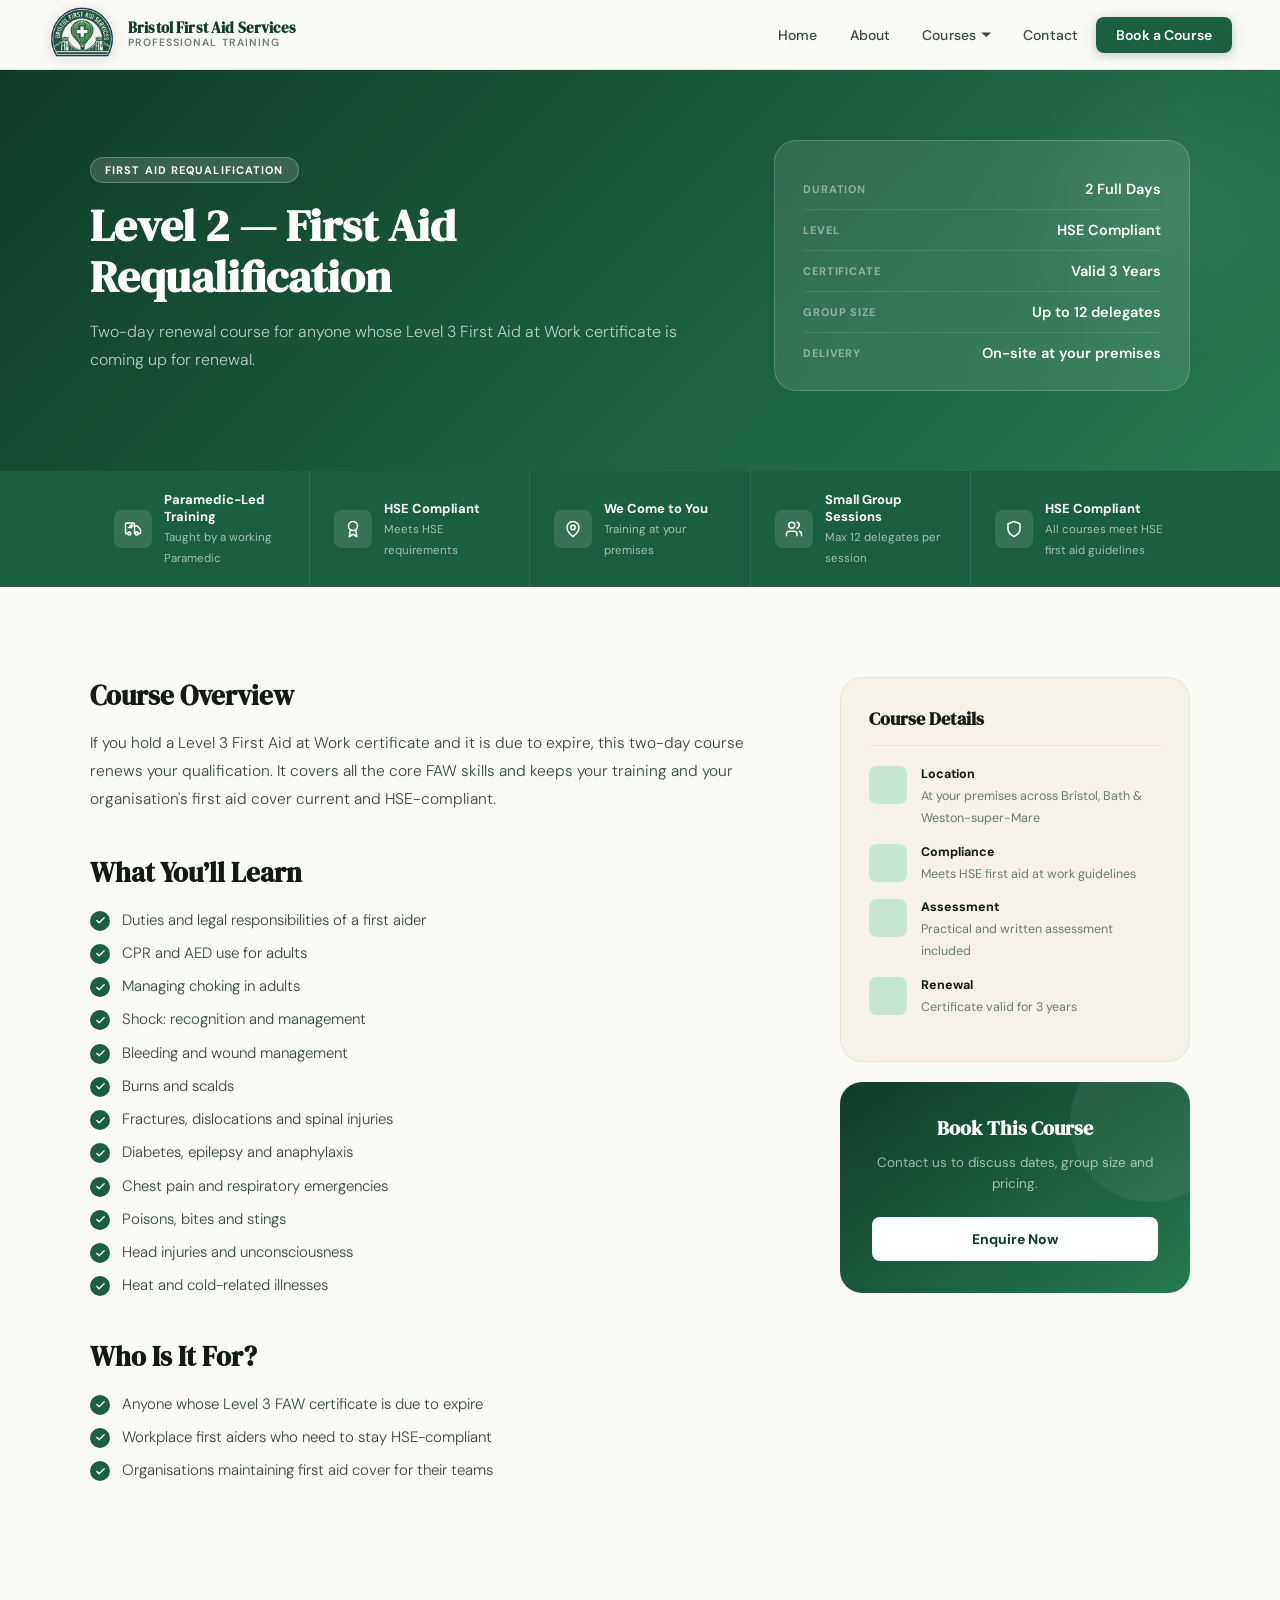
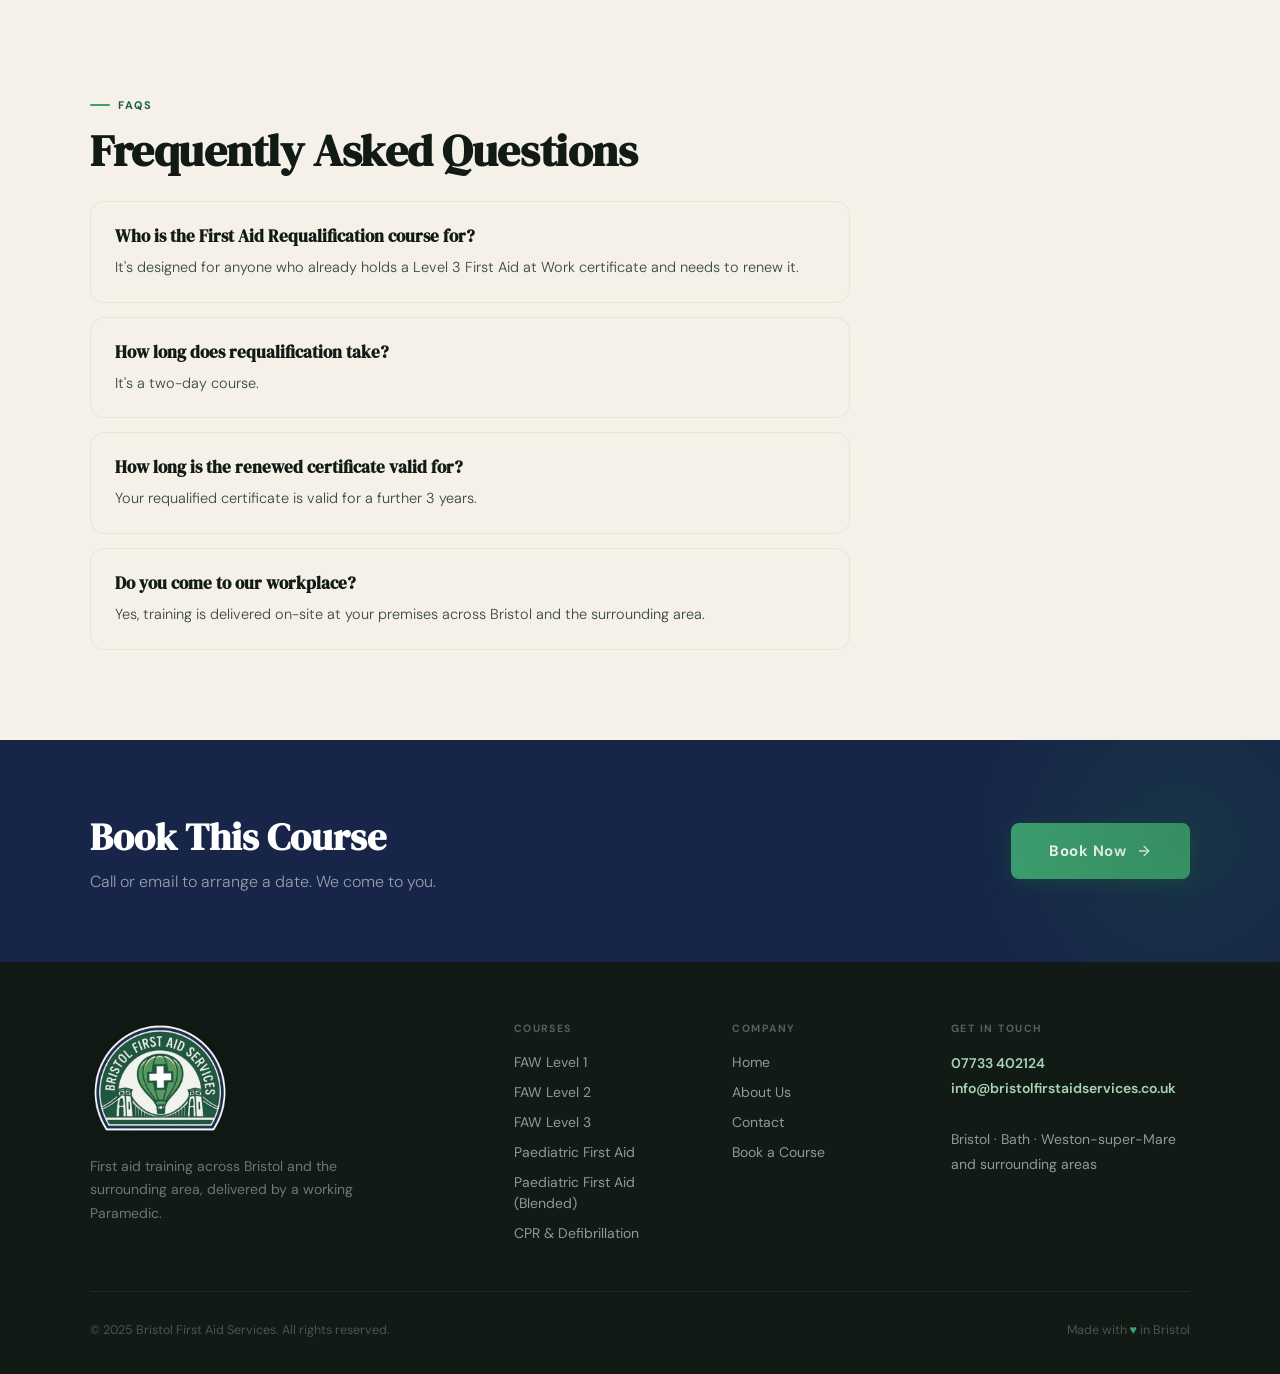
<file: fa-level2.html>
<!DOCTYPE html>
<html lang="en">
<head>
<meta charset="UTF-8">
<meta name="viewport" content="width=device-width,initial-scale=1.0">
<meta name="description" content="Two-day First Aid at Work requalification course for Level 3 certificate renewal, delivered on-site by an HCPC-registered Paramedic across Bristol and the surrounding area.">
<title>First Aid Requalification (Level 2) | Bristol First Aid Services</title>
<link rel="canonical" href="https://bristolfirstaidservices.co.uk/fa-level2.html">
<link rel="preconnect" href="https://fonts.googleapis.com">
<link rel="preconnect" href="https://fonts.gstatic.com" crossorigin>
<link href="https://fonts.googleapis.com/css2?family=DM+Serif+Display:ital@0;1&family=DM+Sans:opsz,wght@9..40,300;9..40,400;9..40,500;9..40,600;9..40,700&display=swap" rel="stylesheet">
<link rel="stylesheet" href="assets/style.css">
<script type="application/ld+json">
{
  "@context": "https://schema.org",
  "@type": "LocalBusiness",
  "@id": "https://bristolfirstaidservices.co.uk/#business",
  "name": "Bristol First Aid Services",
  "description": "On-site first aid training delivered by an HCPC-registered Paramedic, covering Bristol, Bath, Weston-super-Mare, North Somerset, South Gloucestershire and the surrounding area.",
  "url": "https://bristolfirstaidservices.co.uk/",
  "telephone": "+447733402124",
  "email": "info@bristolfirstaidservices.co.uk",
  "image": "https://bristolfirstaidservices.co.uk/assets/logo.png",
  "areaServed": [
    {"@type": "City", "name": "Bristol"},
    {"@type": "City", "name": "Bath"},
    {"@type": "City", "name": "Weston-super-Mare"},
    {"@type": "AdministrativeArea", "name": "North Somerset"},
    {"@type": "AdministrativeArea", "name": "South Gloucestershire"},
    {"@type": "City", "name": "Clevedon"},
    {"@type": "City", "name": "Portishead"},
    {"@type": "City", "name": "Keynsham"},
    {"@type": "City", "name": "Nailsea"}
  ],
  "founder": {
    "@type": "Person",
    "name": "Phil",
    "jobTitle": "HCPC-registered Paramedic and First Aid Trainer"
  }
}
</script>
<script type="application/ld+json">
{
  "@context": "https://schema.org",
  "@type": "Course",
  "name": "First Aid at Work Level 2 Requalification",
  "description": "Two-day First Aid at Work requalification course for existing Level 3 certificate holders due for renewal.",
  "provider": {"@type": "Organization", "name": "Bristol First Aid Services", "sameAs": "https://bristolfirstaidservices.co.uk/"},
  "hasCourseInstance": {"@type": "CourseInstance", "courseMode": "Onsite", "courseWorkload": "P2D"}
}
</script>
<script type="application/ld+json">
{
  "@context": "https://schema.org",
  "@type": "FAQPage",
  "mainEntity": [
    {"@type": "Question", "name": "Who is the First Aid Requalification course for?", "acceptedAnswer": {"@type": "Answer", "text": "It's designed for anyone who already holds a Level 3 First Aid at Work certificate and needs to renew it."}},
    {"@type": "Question", "name": "How long does requalification take?", "acceptedAnswer": {"@type": "Answer", "text": "It's a two-day course."}},
    {"@type": "Question", "name": "How long is the renewed certificate valid for?", "acceptedAnswer": {"@type": "Answer", "text": "Your requalified certificate is valid for a further 3 years."}},
    {"@type": "Question", "name": "Do you come to our workplace?", "acceptedAnswer": {"@type": "Answer", "text": "Yes, training is delivered on-site at your premises across Bristol and the surrounding area."}}
  ]
}
</script>
</head>
<body>
<svg xmlns="http://www.w3.org/2000/svg" style="display:none" aria-hidden="true">
<defs>
<symbol id="ico-shield" viewBox="0 0 24 24" fill="none" stroke="currentColor" stroke-width="2" stroke-linecap="round" stroke-linejoin="round"><path d="M12 22s8-4 8-10V5l-8-3-8 3v7c0 6 8 10 8 10z"/></symbol>
<symbol id="ico-cross" viewBox="0 0 24 24" fill="none" stroke="currentColor" stroke-width="2" stroke-linecap="round" stroke-linejoin="round"><rect x="9" y="2" width="6" height="20" rx="2"/><rect x="2" y="9" width="20" height="6" rx="2"/></symbol>
<symbol id="ico-brain" viewBox="0 0 24 24" fill="none" stroke="currentColor" stroke-width="2" stroke-linecap="round" stroke-linejoin="round"><path d="M12 5a3 3 0 1 0-5.997.125 4 4 0 0 0-2.526 5.77 4 4 0 0 0 .556 6.588A4 4 0 1 0 12 18Z"/><path d="M12 5a3 3 0 1 1 5.997.125 4 4 0 0 1 2.526 5.77 4 4 0 0 1-.556 6.588A4 4 0 1 1 12 18Z"/><path d="M15 13a4.5 4.5 0 0 1-3-4 4.5 4.5 0 0 1-3 4"/><path d="M17.599 6.5a3 3 0 0 0 .399-1.375"/><path d="M6.003 5.125A3 3 0 0 0 6.401 6.5"/><path d="M3.477 10.896a4 4 0 0 1 .585-.396"/><path d="M19.938 10.5a4 4 0 0 1 .585.396"/><path d="M6 18a4 4 0 0 1-1.967-.516"/><path d="M19.967 17.484A4 4 0 0 1 18 18"/></symbol>
<symbol id="ico-child" viewBox="0 0 24 24" fill="none" stroke="currentColor" stroke-width="2" stroke-linecap="round" stroke-linejoin="round"><circle cx="12" cy="5" r="3"/><path d="M6 21v-4a4 4 0 0 1 4-4h4a4 4 0 0 1 4 4v4"/><path d="M9 21v-3"/><path d="M15 21v-3"/></symbol>
<symbol id="ico-clock" viewBox="0 0 24 24" fill="none" stroke="currentColor" stroke-width="2" stroke-linecap="round" stroke-linejoin="round"><circle cx="12" cy="12" r="10"/><polyline points="12 6 12 12 16 14"/></symbol>
<symbol id="ico-award" viewBox="0 0 24 24" fill="none" stroke="currentColor" stroke-width="2" stroke-linecap="round" stroke-linejoin="round"><circle cx="12" cy="8" r="6"/><path d="M15.477 12.89 17 22l-5-3-5 3 1.523-9.11"/></symbol>
<symbol id="ico-pin" viewBox="0 0 24 24" fill="none" stroke="currentColor" stroke-width="2" stroke-linecap="round" stroke-linejoin="round"><path d="M20 10c0 6-8 12-8 12s-8-6-8-12a8 8 0 0 1 16 0Z"/><circle cx="12" cy="10" r="3"/></symbol>
<symbol id="ico-users" viewBox="0 0 24 24" fill="none" stroke="currentColor" stroke-width="2" stroke-linecap="round" stroke-linejoin="round"><path d="M16 21v-2a4 4 0 0 0-4-4H6a4 4 0 0 0-4 4v2"/><circle cx="9" cy="7" r="4"/><path d="M22 21v-2a4 4 0 0 0-3-3.87"/><path d="M16 3.13a4 4 0 0 1 0 7.75"/></symbol>
<symbol id="ico-refresh" viewBox="0 0 24 24" fill="none" stroke="currentColor" stroke-width="2" stroke-linecap="round" stroke-linejoin="round"><path d="M3 12a9 9 0 0 1 9-9 9.75 9.75 0 0 1 6.74 2.74L21 8"/><path d="M21 3v5h-5"/><path d="M21 12a9 9 0 0 1-9 9 9.75 9.75 0 0 1-6.74-2.74L3 16"/><path d="M8 16H3v5"/></symbol>
<symbol id="ico-ambulance" viewBox="0 0 24 24" fill="none" stroke="currentColor" stroke-width="2" stroke-linecap="round" stroke-linejoin="round"><path d="M10 10H6"/><path d="M14 18V6a2 2 0 0 0-2-2H4a2 2 0 0 0-2 2v11a1 1 0 0 0 1 1h2"/><path d="M19 18h2a1 1 0 0 0 1-1v-3.65a1 1 0 0 0-.22-.624l-3.48-4.35A1 1 0 0 0 17.52 8H14"/><circle cx="17" cy="18" r="2"/><circle cx="7" cy="18" r="2"/><path d="M8 8h4"/><path d="M10 6v4"/></symbol>
<symbol id="ico-check" viewBox="0 0 24 24" fill="none" stroke="currentColor" stroke-width="3" stroke-linecap="round" stroke-linejoin="round"><polyline points="20 6 9 17 4 12"/></symbol>
<symbol id="ico-phone" viewBox="0 0 24 24" fill="none" stroke="currentColor" stroke-width="2" stroke-linecap="round" stroke-linejoin="round"><path d="M22 16.92v3a2 2 0 0 1-2.18 2 19.79 19.79 0 0 1-8.63-3.07A19.5 19.5 0 0 1 4.99 13a19.79 19.79 0 0 1-3.07-8.67A2 2 0 0 1 3.9 2.18h3a2 2 0 0 1 2 1.72c.127.96.361 1.903.7 2.81a2 2 0 0 1-.45 2.11L8.09 9.91a16 16 0 0 0 6 6l1.09-1.09a2 2 0 0 1 2.11-.45c.907.339 1.85.573 2.81.7A2 2 0 0 1 22 16.92z"/></symbol>
<symbol id="ico-mail" viewBox="0 0 24 24" fill="none" stroke="currentColor" stroke-width="2" stroke-linecap="round" stroke-linejoin="round"><rect width="20" height="16" x="2" y="4" rx="2"/><path d="m22 7-8.97 5.7a1.94 1.94 0 0 1-2.06 0L2 7"/></symbol>
<symbol id="ico-arrow-right" viewBox="0 0 24 24" fill="none" stroke="currentColor" stroke-width="2" stroke-linecap="round" stroke-linejoin="round"><path d="M5 12h14"/><path d="m12 5 7 7-7 7"/></symbol>
<symbol id="ico-star" viewBox="0 0 24 24" fill="currentColor" stroke="none"><polygon points="12 2 15.09 8.26 22 9.27 17 14.14 18.18 21.02 12 17.77 5.82 21.02 7 14.14 2 9.27 8.91 8.26 12 2"/></symbol>
<symbol id="ico-settings" viewBox="0 0 24 24" fill="none" stroke="currentColor" stroke-width="2" stroke-linecap="round" stroke-linejoin="round"><path d="M12.22 2h-.44a2 2 0 0 0-2 2v.18a2 2 0 0 1-1 1.73l-.43.25a2 2 0 0 1-2 0l-.15-.08a2 2 0 0 0-2.73.73l-.22.38a2 2 0 0 0 .73 2.73l.15.1a2 2 0 0 1 1 1.72v.51a2 2 0 0 1-1 1.74l-.15.09a2 2 0 0 0-.73 2.73l.22.38a2 2 0 0 0 2.73.73l.15-.08a2 2 0 0 1 2 0l.43.25a2 2 0 0 1 1 1.73V20a2 2 0 0 0 2 2h.44a2 2 0 0 0 2-2v-.18a2 2 0 0 1 1-1.73l.43-.25a2 2 0 0 1 2 0l.15.08a2 2 0 0 0 2.73-.73l.22-.39a2 2 0 0 0-.73-2.73l-.15-.08a2 2 0 0 1-1-1.74v-.5a2 2 0 0 1 1-1.74l.15-.09a2 2 0 0 0 .73-2.73l-.22-.38a2 2 0 0 0-2.73-.73l-.15.08a2 2 0 0 1-2 0l-.43-.25a2 2 0 0 1-1-1.73V4a2 2 0 0 0-2-2z"/><circle cx="12" cy="12" r="3"/></symbol>
</defs>
</svg>
<nav id="main-nav">
  <a class="nav-logo" href="index.html">
    <picture><source srcset="assets/logo.webp" type="image/webp"><img src="assets/logo.png" alt="Bristol First Aid Services" width="200" height="164"></picture>
    <div class="nav-logo-text">
      <strong>Bristol First Aid Services</strong>
      <span>Professional Training</span>
    </div>
  </a>
  <ul class="nav-links">
    <li><a href="index.html">Home</a></li>
    <li><a href="about.html">About</a></li>
    <li class="dropdown">
      <a href="#" aria-haspopup="true">Courses</a>
      <ul class="dropdown-menu" role="menu">
        <li><a href="fa-level1.html" role="menuitem">
          <span class="menu-icon"><svg width="14" height="14" style="color:var(--forest)"><use href="#ico-cross"/></svg></span>
          First Aid at Work &mdash; Level 1
        </a></li>
        <li><a href="fa-level2.html" role="menuitem">
          <span class="menu-icon"><svg width="14" height="14" style="color:var(--forest)"><use href="#ico-cross"/></svg></span>
          First Aid at Work &mdash; Level 2
        </a></li>
        <li><a href="fa-level3.html" role="menuitem">
          <span class="menu-icon"><svg width="14" height="14" style="color:var(--forest)"><use href="#ico-cross"/></svg></span>
          First Aid at Work &mdash; Level 3
        </a></li>
        <li><a href="paediatric.html" role="menuitem">
          <span class="menu-icon"><svg width="14" height="14" style="color:var(--navy)"><use href="#ico-child"/></svg></span>
          Paediatric First Aid
        </a></li>
        <li><a href="paediatric-blended.html" role="menuitem">
          <span class="menu-icon"><svg width="14" height="14" style="color:var(--navy)"><use href="#ico-child"/></svg></span>
          Paediatric First Aid (Blended)
        </a></li>
        <li><a href="contact.html" role="menuitem">
          <span class="menu-icon"><svg width="14" height="14" style="color:var(--navy)"><use href="#ico-cross"/></svg></span>
          CPR &amp; Defibrillation Training
        </a></li>
      </ul>
    </li>
    <li><a href="contact.html">Contact</a></li>
    <li><a href="contact.html" class="nav-cta">Book a Course</a></li>
  </ul>
</nav>
<div class="page-wrap">
<div class="page-hero forest-hero">
  <div class="container">
    <div>
      <div class="page-hero-badge">First Aid Requalification</div>
      <h1>Level 2 &mdash; First Aid Requalification</h1>
      <p class="page-hero-desc">Two-day renewal course for anyone whose Level 3 First Aid at Work certificate is coming up for renewal.</p>
    </div>
      <div class="info-panel">
        <div class="info-row"><span class="info-label">Duration</span><span class="info-value">2 Full Days</span></div>
        <div class="info-row"><span class="info-label">Level</span><span class="info-value">HSE Compliant</span></div>
        <div class="info-row"><span class="info-label">Certificate</span><span class="info-value">Valid 3 Years</span></div>
        <div class="info-row"><span class="info-label">Group Size</span><span class="info-value">Up to 12 delegates</span></div>
        <div class="info-row"><span class="info-label">Delivery</span><span class="info-value">On-site at your premises</span></div>
      </div>
  </div>
</div>
<div class="trust-bar">
  <div class="trust-inner">
    <div class="trust-item">
      <div class="trust-icon-wrap"><svg width="18" height="18" style="color:white"><use href="#ico-ambulance"/></svg></div>
      <div><strong>Paramedic-Led Training</strong><span>Taught by a working Paramedic</span></div>
    </div>
    <div class="trust-item">
      <div class="trust-icon-wrap"><svg width="18" height="18" style="color:white"><use href="#ico-award"/></svg></div>
      <div><strong>HSE Compliant</strong><span>Meets HSE requirements</span></div>
    </div>
    <div class="trust-item">
      <div class="trust-icon-wrap"><svg width="18" height="18" style="color:white"><use href="#ico-pin"/></svg></div>
      <div><strong>We Come to You</strong><span>Training at your premises</span></div>
    </div>
    <div class="trust-item">
      <div class="trust-icon-wrap"><svg width="18" height="18" style="color:white"><use href="#ico-users"/></svg></div>
      <div><strong>Small Group Sessions</strong><span>Max 12 delegates per session</span></div>
    </div>
    <div class="trust-item">
      <div class="trust-icon-wrap"><svg width="18" height="18" style="color:white"><use href="#ico-shield"/></svg></div>
      <div><strong>HSE Compliant</strong><span>All courses meet HSE first aid guidelines</span></div>
    </div>
  </div>
</div>

<div class="section">
  <div class="container">
    <div class="course-layout">
      <div class="course-main fade-in">
        <h2>Course Overview</h2>
          <p>If you hold a Level 3 First Aid at Work certificate and it is due to expire, this two-day course renews your qualification. It covers all the core FAW skills and keeps your training and your organisation's first aid cover current and HSE-compliant.</p>
        <h2>What You&rsquo;ll Learn</h2>
        <ul class="topic-list">
          <li>
            <div class="topic-check"><svg width="11" height="11" style="color:white"><use href="#ico-check"/></svg></div>
            Duties and legal responsibilities of a first aider
          </li>
          <li>
            <div class="topic-check"><svg width="11" height="11" style="color:white"><use href="#ico-check"/></svg></div>
            CPR and AED use for adults
          </li>
          <li>
            <div class="topic-check"><svg width="11" height="11" style="color:white"><use href="#ico-check"/></svg></div>
            Managing choking in adults
          </li>
          <li>
            <div class="topic-check"><svg width="11" height="11" style="color:white"><use href="#ico-check"/></svg></div>
            Shock: recognition and management
          </li>
          <li>
            <div class="topic-check"><svg width="11" height="11" style="color:white"><use href="#ico-check"/></svg></div>
            Bleeding and wound management
          </li>
          <li>
            <div class="topic-check"><svg width="11" height="11" style="color:white"><use href="#ico-check"/></svg></div>
            Burns and scalds
          </li>
          <li>
            <div class="topic-check"><svg width="11" height="11" style="color:white"><use href="#ico-check"/></svg></div>
            Fractures, dislocations and spinal injuries
          </li>
          <li>
            <div class="topic-check"><svg width="11" height="11" style="color:white"><use href="#ico-check"/></svg></div>
            Diabetes, epilepsy and anaphylaxis
          </li>
          <li>
            <div class="topic-check"><svg width="11" height="11" style="color:white"><use href="#ico-check"/></svg></div>
            Chest pain and respiratory emergencies
          </li>
          <li>
            <div class="topic-check"><svg width="11" height="11" style="color:white"><use href="#ico-check"/></svg></div>
            Poisons, bites and stings
          </li>
          <li>
            <div class="topic-check"><svg width="11" height="11" style="color:white"><use href="#ico-check"/></svg></div>
            Head injuries and unconsciousness
          </li>
          <li>
            <div class="topic-check"><svg width="11" height="11" style="color:white"><use href="#ico-check"/></svg></div>
            Heat and cold-related illnesses
          </li>
        </ul>
        <h2>Who Is It For?</h2>
        <ul class="topic-list">
          <li>
            <div class="topic-check"><svg width="11" height="11" style="color:white"><use href="#ico-check"/></svg></div>
            Anyone whose Level 3 FAW certificate is due to expire
          </li>
          <li>
            <div class="topic-check"><svg width="11" height="11" style="color:white"><use href="#ico-check"/></svg></div>
            Workplace first aiders who need to stay HSE-compliant
          </li>
          <li>
            <div class="topic-check"><svg width="11" height="11" style="color:white"><use href="#ico-check"/></svg></div>
            Organisations maintaining first aid cover for their teams
          </li>
        </ul>
      </div>
      <div class="sidebar-sticky fade-in-2">
        <div class="sidebar-panel">
          <h3>Course Details</h3>
            <div class="sidebar-item">
              <div class="sidebar-icon-wrap"><svg width="18" height="18" style="color:var(--forest)"><use href="#pin"/></svg></div>
              <div><strong>Location</strong><span>At your premises across Bristol, Bath &amp; Weston-super-Mare</span></div>
            </div>
            <div class="sidebar-item">
              <div class="sidebar-icon-wrap"><svg width="18" height="18" style="color:var(--forest)"><use href="#award"/></svg></div>
              <div><strong>Compliance</strong><span>Meets HSE first aid at work guidelines</span></div>
            </div>
            <div class="sidebar-item">
              <div class="sidebar-icon-wrap"><svg width="18" height="18" style="color:var(--forest)"><use href="#check"/></svg></div>
              <div><strong>Assessment</strong><span>Practical and written assessment included</span></div>
            </div>
            <div class="sidebar-item">
              <div class="sidebar-icon-wrap"><svg width="18" height="18" style="color:var(--forest)"><use href="#refresh"/></svg></div>
              <div><strong>Renewal</strong><span>Certificate valid for 3 years</span></div>
            </div>
        </div>
        <div class="book-panel">
          <h3>Book This Course</h3>
          <p>Contact us to discuss dates, group size and pricing.</p>
          <a href="contact.html">Enquire Now</a>
        </div>
      </div>
    </div>
  </div>
</div>
<div class="section section-alt">
  <div class="container">
    <div class="eyebrow">FAQs</div>
    <h2 class="section-heading">Frequently Asked Questions</h2>
    <div class="faq-list">
      <div class="faq-item">
        <h3>Who is the First Aid Requalification course for?</h3>
        <p>It's designed for anyone who already holds a Level 3 First Aid at Work certificate and needs to renew it.</p>
      </div>
      <div class="faq-item">
        <h3>How long does requalification take?</h3>
        <p>It's a two-day course.</p>
      </div>
      <div class="faq-item">
        <h3>How long is the renewed certificate valid for?</h3>
        <p>Your requalified certificate is valid for a further 3 years.</p>
      </div>
      <div class="faq-item">
        <h3>Do you come to our workplace?</h3>
        <p>Yes, training is delivered on-site at your premises across Bristol and the surrounding area.</p>
      </div>
    </div>
  </div>
</div>
<div class="cta-strip">
  <div class="cta-inner">
    <div>
      <h2>Book This Course</h2>
      <p>Call or email to arrange a date. We come to you.</p>
    </div>
    <a href="contact.html" class="btn-cta">Book Now <svg width="16" height="16" style="color:white"><use href="#ico-arrow-right"/></svg></a>
  </div>
</div>
<footer>
  <div class="footer-grid">
    <div class="footer-brand">
      <picture><source srcset="assets/logo.webp" type="image/webp"><img src="assets/logo.png" alt="Bristol First Aid Services" width="200" height="164"></picture>
      <p>First aid training across Bristol and the surrounding area, delivered by a working Paramedic.</p>
    </div>
    <div>
      <h5>Courses</h5>
      <ul>
        <li><a href="fa-level1.html">FAW Level 1</a></li>
        <li><a href="fa-level2.html">FAW Level 2</a></li>
        <li><a href="fa-level3.html">FAW Level 3</a></li>
        <li><a href="paediatric.html">Paediatric First Aid</a></li>
        <li><a href="paediatric-blended.html">Paediatric First Aid (Blended)</a></li>
        <li><a href="contact.html">CPR &amp; Defibrillation</a></li>
      </ul>
    </div>
    <div>
      <h5>Company</h5>
      <ul>
        <li><a href="index.html">Home</a></li>
        <li><a href="about.html">About Us</a></li>
        <li><a href="contact.html">Contact</a></li>
        <li><a href="contact.html">Book a Course</a></li>
      </ul>
    </div>
    <div class="footer-contact">
      <h5>Get in Touch</h5>
      <p>
        <a href="tel:07733402124">07733 402124</a><br>
        <a href="mailto:info@bristolfirstaidservices.co.uk">info@bristolfirstaidservices.co.uk</a><br><br>
        Bristol &middot; Bath &middot; Weston-super-Mare<br>and surrounding areas
      </p>
    </div>
  </div>
  <div class="footer-bottom">
    <p>&copy; 2025 Bristol First Aid Services. All rights reserved.</p>
    <p>Made with <span>&hearts;</span> in Bristol</p>
  </div>
</footer>
<script src="assets/main.js"></script>
</body>
</html>
</file>
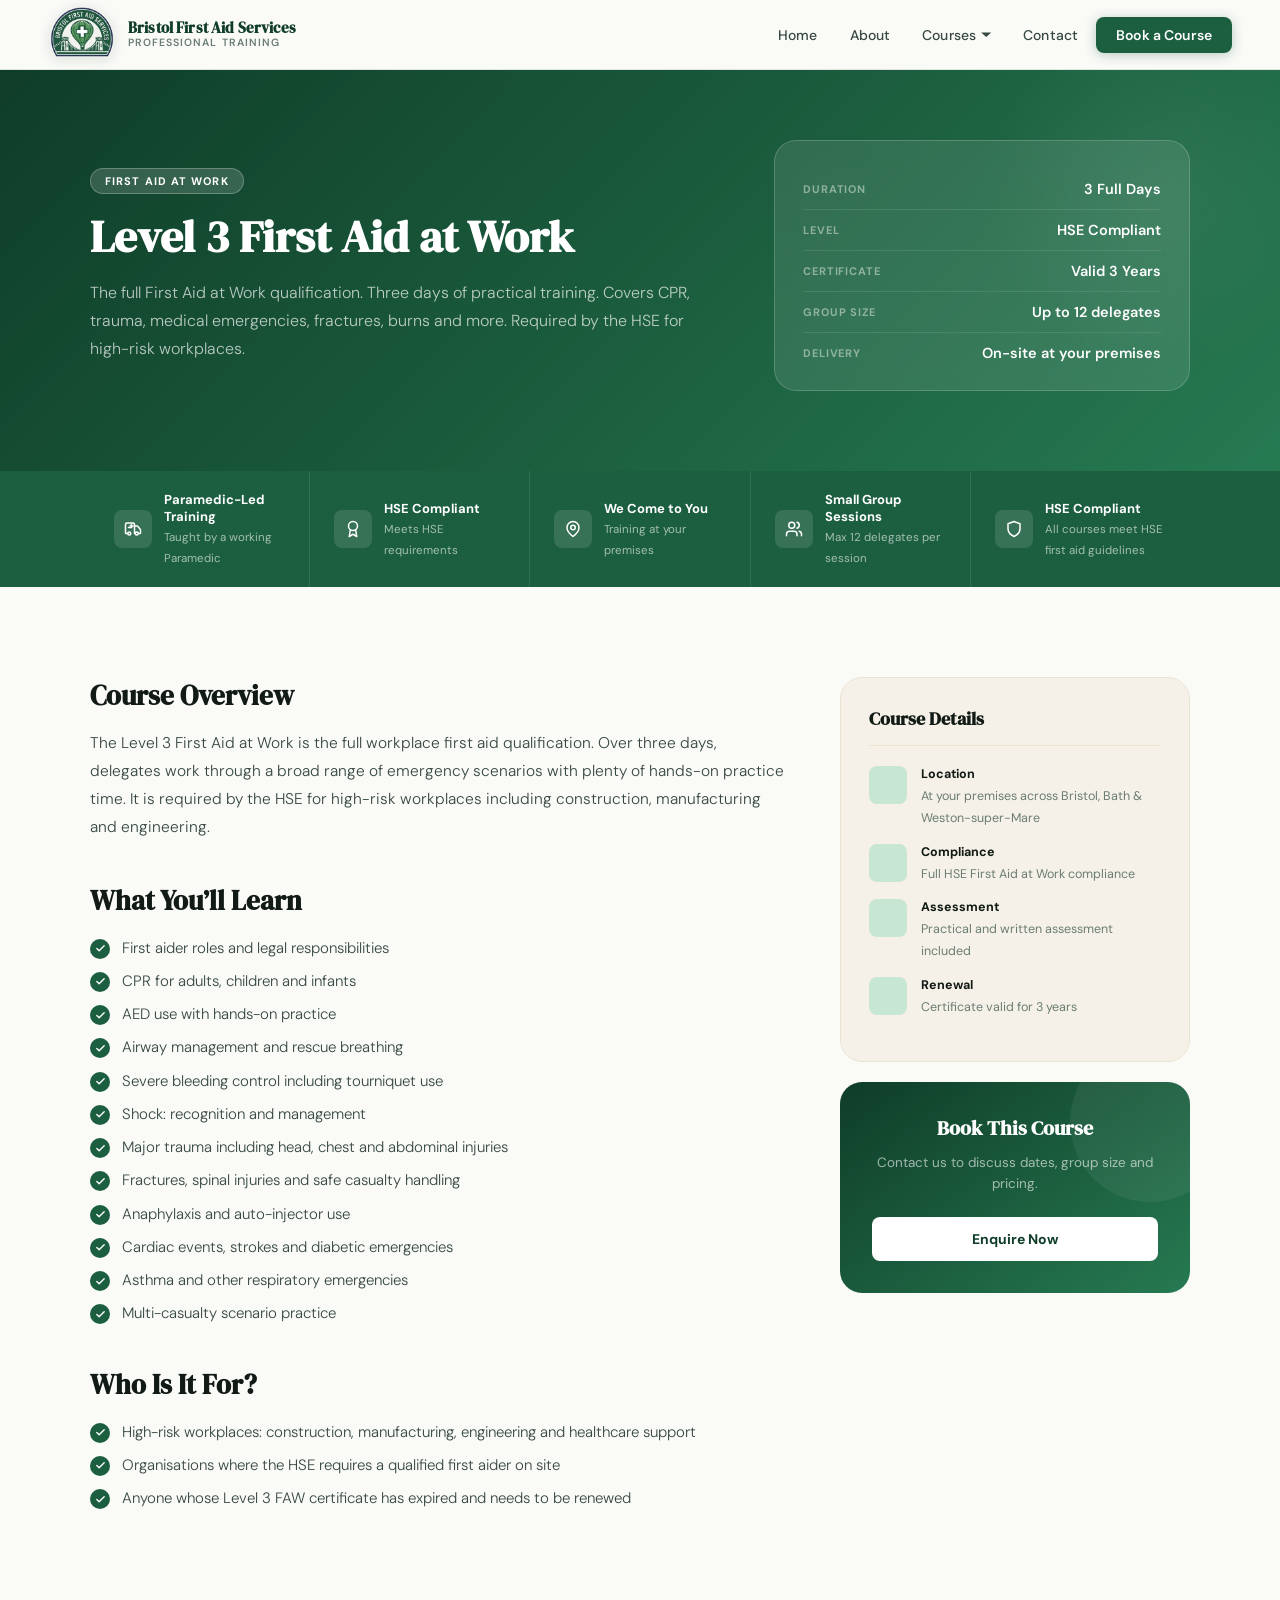
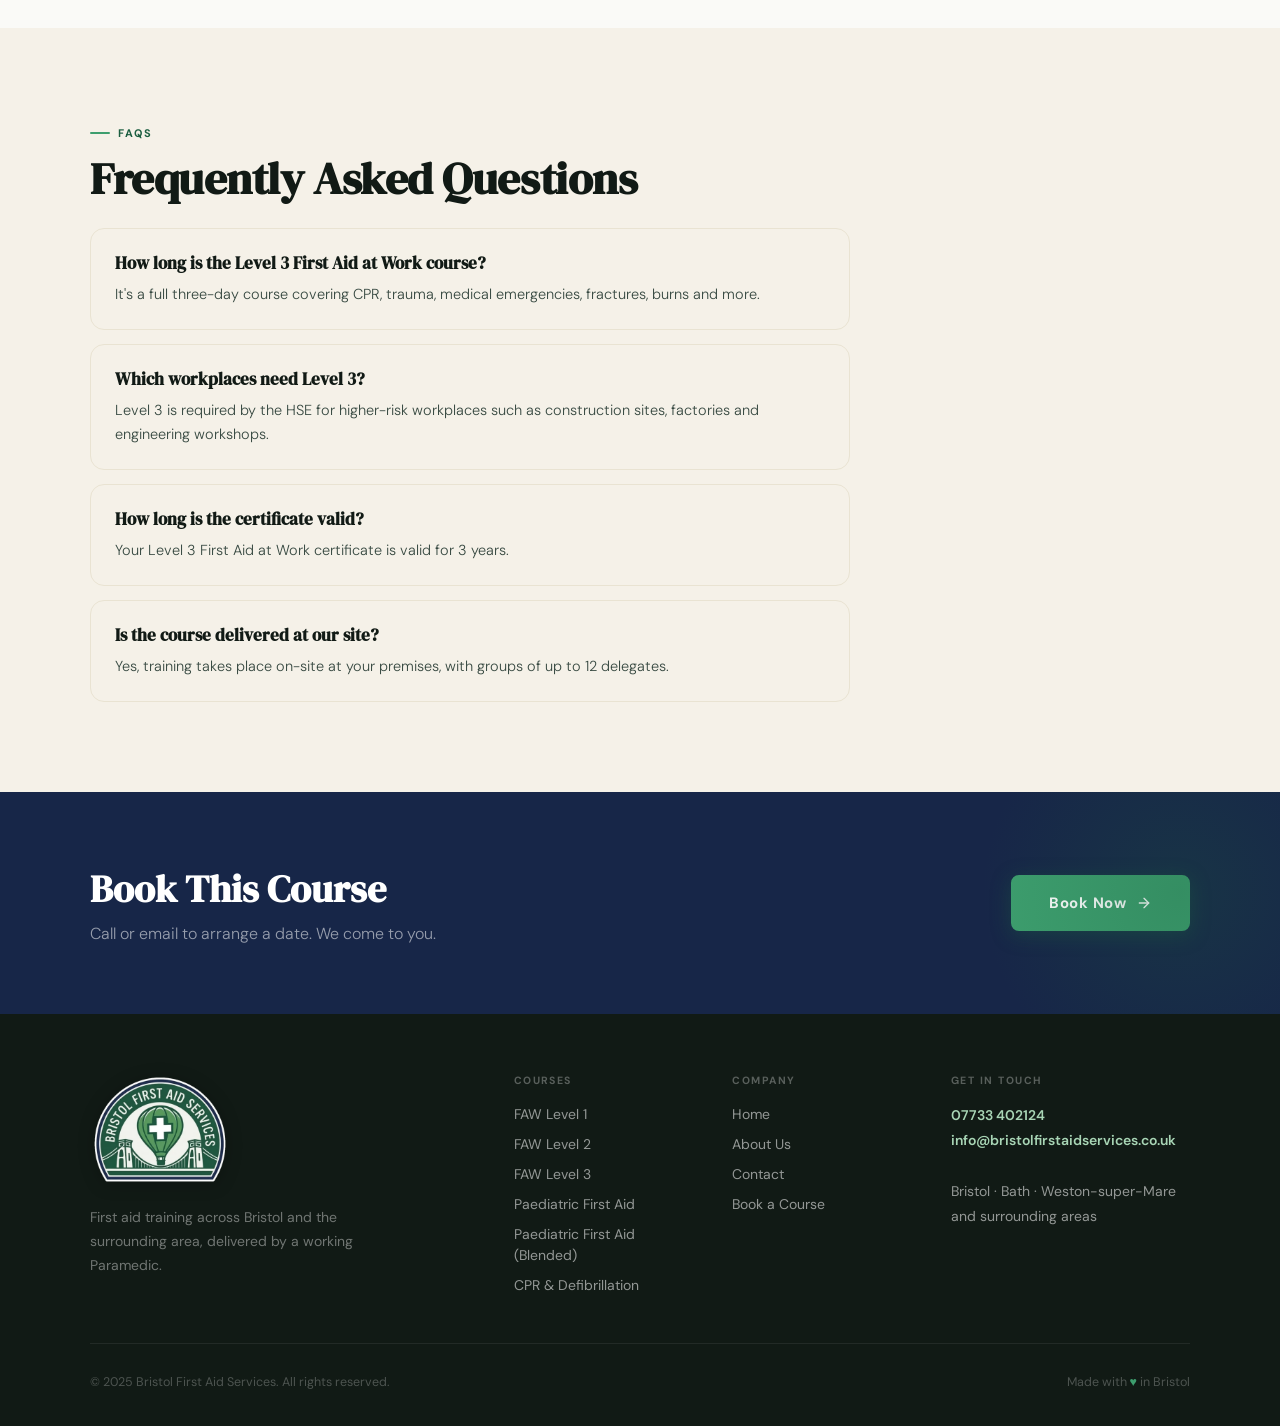
<file: fa-level3.html>
<!DOCTYPE html>
<html lang="en">
<head>
<meta charset="UTF-8">
<meta name="viewport" content="width=device-width,initial-scale=1.0">
<meta name="description" content="Full three-day First Aid at Work Level 3 qualification for high-risk workplaces, delivered on-site across Bristol by an HCPC-registered Paramedic. HSE compliant.">
<title>First Aid at Work Level 3 (3 Day Course) | Bristol First Aid Services</title>
<link rel="canonical" href="https://bristolfirstaidservices.co.uk/fa-level3.html">
<link rel="preconnect" href="https://fonts.googleapis.com">
<link rel="preconnect" href="https://fonts.gstatic.com" crossorigin>
<link href="https://fonts.googleapis.com/css2?family=DM+Serif+Display:ital@0;1&family=DM+Sans:opsz,wght@9..40,300;9..40,400;9..40,500;9..40,600;9..40,700&display=swap" rel="stylesheet">
<link rel="stylesheet" href="assets/style.css">
<script type="application/ld+json">
{
  "@context": "https://schema.org",
  "@type": "LocalBusiness",
  "@id": "https://bristolfirstaidservices.co.uk/#business",
  "name": "Bristol First Aid Services",
  "description": "On-site first aid training delivered by an HCPC-registered Paramedic, covering Bristol, Bath, Weston-super-Mare, North Somerset, South Gloucestershire and the surrounding area.",
  "url": "https://bristolfirstaidservices.co.uk/",
  "telephone": "+447733402124",
  "email": "info@bristolfirstaidservices.co.uk",
  "image": "https://bristolfirstaidservices.co.uk/assets/logo.png",
  "areaServed": [
    {"@type": "City", "name": "Bristol"},
    {"@type": "City", "name": "Bath"},
    {"@type": "City", "name": "Weston-super-Mare"},
    {"@type": "AdministrativeArea", "name": "North Somerset"},
    {"@type": "AdministrativeArea", "name": "South Gloucestershire"},
    {"@type": "City", "name": "Clevedon"},
    {"@type": "City", "name": "Portishead"},
    {"@type": "City", "name": "Keynsham"},
    {"@type": "City", "name": "Nailsea"}
  ],
  "founder": {
    "@type": "Person",
    "name": "Phil",
    "jobTitle": "HCPC-registered Paramedic and First Aid Trainer"
  }
}
</script>
<script type="application/ld+json">
{
  "@context": "https://schema.org",
  "@type": "Course",
  "name": "First Aid at Work Level 3",
  "description": "Full three-day First Aid at Work Level 3 qualification for high-risk workplaces, covering CPR, trauma, medical emergencies, fractures and burns.",
  "provider": {"@type": "Organization", "name": "Bristol First Aid Services", "sameAs": "https://bristolfirstaidservices.co.uk/"},
  "hasCourseInstance": {"@type": "CourseInstance", "courseMode": "Onsite", "courseWorkload": "P3D"}
}
</script>
<script type="application/ld+json">
{
  "@context": "https://schema.org",
  "@type": "FAQPage",
  "mainEntity": [
    {"@type": "Question", "name": "How long is the Level 3 First Aid at Work course?", "acceptedAnswer": {"@type": "Answer", "text": "It's a full three-day course covering CPR, trauma, medical emergencies, fractures, burns and more."}},
    {"@type": "Question", "name": "Which workplaces need Level 3?", "acceptedAnswer": {"@type": "Answer", "text": "Level 3 is required by the HSE for higher-risk workplaces such as construction sites, factories and engineering workshops."}},
    {"@type": "Question", "name": "How long is the certificate valid?", "acceptedAnswer": {"@type": "Answer", "text": "Your Level 3 First Aid at Work certificate is valid for 3 years."}},
    {"@type": "Question", "name": "Is the course delivered at our site?", "acceptedAnswer": {"@type": "Answer", "text": "Yes, training takes place on-site at your premises, with groups of up to 12 delegates."}}
  ]
}
</script>
</head>
<body>
<svg xmlns="http://www.w3.org/2000/svg" style="display:none" aria-hidden="true">
<defs>
<symbol id="ico-shield" viewBox="0 0 24 24" fill="none" stroke="currentColor" stroke-width="2" stroke-linecap="round" stroke-linejoin="round"><path d="M12 22s8-4 8-10V5l-8-3-8 3v7c0 6 8 10 8 10z"/></symbol>
<symbol id="ico-cross" viewBox="0 0 24 24" fill="none" stroke="currentColor" stroke-width="2" stroke-linecap="round" stroke-linejoin="round"><rect x="9" y="2" width="6" height="20" rx="2"/><rect x="2" y="9" width="20" height="6" rx="2"/></symbol>
<symbol id="ico-brain" viewBox="0 0 24 24" fill="none" stroke="currentColor" stroke-width="2" stroke-linecap="round" stroke-linejoin="round"><path d="M12 5a3 3 0 1 0-5.997.125 4 4 0 0 0-2.526 5.77 4 4 0 0 0 .556 6.588A4 4 0 1 0 12 18Z"/><path d="M12 5a3 3 0 1 1 5.997.125 4 4 0 0 1 2.526 5.77 4 4 0 0 1-.556 6.588A4 4 0 1 1 12 18Z"/><path d="M15 13a4.5 4.5 0 0 1-3-4 4.5 4.5 0 0 1-3 4"/><path d="M17.599 6.5a3 3 0 0 0 .399-1.375"/><path d="M6.003 5.125A3 3 0 0 0 6.401 6.5"/><path d="M3.477 10.896a4 4 0 0 1 .585-.396"/><path d="M19.938 10.5a4 4 0 0 1 .585.396"/><path d="M6 18a4 4 0 0 1-1.967-.516"/><path d="M19.967 17.484A4 4 0 0 1 18 18"/></symbol>
<symbol id="ico-child" viewBox="0 0 24 24" fill="none" stroke="currentColor" stroke-width="2" stroke-linecap="round" stroke-linejoin="round"><circle cx="12" cy="5" r="3"/><path d="M6 21v-4a4 4 0 0 1 4-4h4a4 4 0 0 1 4 4v4"/><path d="M9 21v-3"/><path d="M15 21v-3"/></symbol>
<symbol id="ico-clock" viewBox="0 0 24 24" fill="none" stroke="currentColor" stroke-width="2" stroke-linecap="round" stroke-linejoin="round"><circle cx="12" cy="12" r="10"/><polyline points="12 6 12 12 16 14"/></symbol>
<symbol id="ico-award" viewBox="0 0 24 24" fill="none" stroke="currentColor" stroke-width="2" stroke-linecap="round" stroke-linejoin="round"><circle cx="12" cy="8" r="6"/><path d="M15.477 12.89 17 22l-5-3-5 3 1.523-9.11"/></symbol>
<symbol id="ico-pin" viewBox="0 0 24 24" fill="none" stroke="currentColor" stroke-width="2" stroke-linecap="round" stroke-linejoin="round"><path d="M20 10c0 6-8 12-8 12s-8-6-8-12a8 8 0 0 1 16 0Z"/><circle cx="12" cy="10" r="3"/></symbol>
<symbol id="ico-users" viewBox="0 0 24 24" fill="none" stroke="currentColor" stroke-width="2" stroke-linecap="round" stroke-linejoin="round"><path d="M16 21v-2a4 4 0 0 0-4-4H6a4 4 0 0 0-4 4v2"/><circle cx="9" cy="7" r="4"/><path d="M22 21v-2a4 4 0 0 0-3-3.87"/><path d="M16 3.13a4 4 0 0 1 0 7.75"/></symbol>
<symbol id="ico-refresh" viewBox="0 0 24 24" fill="none" stroke="currentColor" stroke-width="2" stroke-linecap="round" stroke-linejoin="round"><path d="M3 12a9 9 0 0 1 9-9 9.75 9.75 0 0 1 6.74 2.74L21 8"/><path d="M21 3v5h-5"/><path d="M21 12a9 9 0 0 1-9 9 9.75 9.75 0 0 1-6.74-2.74L3 16"/><path d="M8 16H3v5"/></symbol>
<symbol id="ico-ambulance" viewBox="0 0 24 24" fill="none" stroke="currentColor" stroke-width="2" stroke-linecap="round" stroke-linejoin="round"><path d="M10 10H6"/><path d="M14 18V6a2 2 0 0 0-2-2H4a2 2 0 0 0-2 2v11a1 1 0 0 0 1 1h2"/><path d="M19 18h2a1 1 0 0 0 1-1v-3.65a1 1 0 0 0-.22-.624l-3.48-4.35A1 1 0 0 0 17.52 8H14"/><circle cx="17" cy="18" r="2"/><circle cx="7" cy="18" r="2"/><path d="M8 8h4"/><path d="M10 6v4"/></symbol>
<symbol id="ico-check" viewBox="0 0 24 24" fill="none" stroke="currentColor" stroke-width="3" stroke-linecap="round" stroke-linejoin="round"><polyline points="20 6 9 17 4 12"/></symbol>
<symbol id="ico-phone" viewBox="0 0 24 24" fill="none" stroke="currentColor" stroke-width="2" stroke-linecap="round" stroke-linejoin="round"><path d="M22 16.92v3a2 2 0 0 1-2.18 2 19.79 19.79 0 0 1-8.63-3.07A19.5 19.5 0 0 1 4.99 13a19.79 19.79 0 0 1-3.07-8.67A2 2 0 0 1 3.9 2.18h3a2 2 0 0 1 2 1.72c.127.96.361 1.903.7 2.81a2 2 0 0 1-.45 2.11L8.09 9.91a16 16 0 0 0 6 6l1.09-1.09a2 2 0 0 1 2.11-.45c.907.339 1.85.573 2.81.7A2 2 0 0 1 22 16.92z"/></symbol>
<symbol id="ico-mail" viewBox="0 0 24 24" fill="none" stroke="currentColor" stroke-width="2" stroke-linecap="round" stroke-linejoin="round"><rect width="20" height="16" x="2" y="4" rx="2"/><path d="m22 7-8.97 5.7a1.94 1.94 0 0 1-2.06 0L2 7"/></symbol>
<symbol id="ico-arrow-right" viewBox="0 0 24 24" fill="none" stroke="currentColor" stroke-width="2" stroke-linecap="round" stroke-linejoin="round"><path d="M5 12h14"/><path d="m12 5 7 7-7 7"/></symbol>
<symbol id="ico-star" viewBox="0 0 24 24" fill="currentColor" stroke="none"><polygon points="12 2 15.09 8.26 22 9.27 17 14.14 18.18 21.02 12 17.77 5.82 21.02 7 14.14 2 9.27 8.91 8.26 12 2"/></symbol>
<symbol id="ico-settings" viewBox="0 0 24 24" fill="none" stroke="currentColor" stroke-width="2" stroke-linecap="round" stroke-linejoin="round"><path d="M12.22 2h-.44a2 2 0 0 0-2 2v.18a2 2 0 0 1-1 1.73l-.43.25a2 2 0 0 1-2 0l-.15-.08a2 2 0 0 0-2.73.73l-.22.38a2 2 0 0 0 .73 2.73l.15.1a2 2 0 0 1 1 1.72v.51a2 2 0 0 1-1 1.74l-.15.09a2 2 0 0 0-.73 2.73l.22.38a2 2 0 0 0 2.73.73l.15-.08a2 2 0 0 1 2 0l.43.25a2 2 0 0 1 1 1.73V20a2 2 0 0 0 2 2h.44a2 2 0 0 0 2-2v-.18a2 2 0 0 1 1-1.73l.43-.25a2 2 0 0 1 2 0l.15.08a2 2 0 0 0 2.73-.73l.22-.39a2 2 0 0 0-.73-2.73l-.15-.08a2 2 0 0 1-1-1.74v-.5a2 2 0 0 1 1-1.74l.15-.09a2 2 0 0 0 .73-2.73l-.22-.38a2 2 0 0 0-2.73-.73l-.15.08a2 2 0 0 1-2 0l-.43-.25a2 2 0 0 1-1-1.73V4a2 2 0 0 0-2-2z"/><circle cx="12" cy="12" r="3"/></symbol>
</defs>
</svg>
<nav id="main-nav">
  <a class="nav-logo" href="index.html">
    <picture><source srcset="assets/logo.webp" type="image/webp"><img src="assets/logo.png" alt="Bristol First Aid Services" width="200" height="164"></picture>
    <div class="nav-logo-text">
      <strong>Bristol First Aid Services</strong>
      <span>Professional Training</span>
    </div>
  </a>
  <ul class="nav-links">
    <li><a href="index.html">Home</a></li>
    <li><a href="about.html">About</a></li>
    <li class="dropdown">
      <a href="#" aria-haspopup="true">Courses</a>
      <ul class="dropdown-menu" role="menu">
        <li><a href="fa-level1.html" role="menuitem">
          <span class="menu-icon"><svg width="14" height="14" style="color:var(--forest)"><use href="#ico-cross"/></svg></span>
          First Aid at Work &mdash; Level 1
        </a></li>
        <li><a href="fa-level2.html" role="menuitem">
          <span class="menu-icon"><svg width="14" height="14" style="color:var(--forest)"><use href="#ico-cross"/></svg></span>
          First Aid at Work &mdash; Level 2
        </a></li>
        <li><a href="fa-level3.html" role="menuitem">
          <span class="menu-icon"><svg width="14" height="14" style="color:var(--forest)"><use href="#ico-cross"/></svg></span>
          First Aid at Work &mdash; Level 3
        </a></li>
        <li><a href="paediatric.html" role="menuitem">
          <span class="menu-icon"><svg width="14" height="14" style="color:var(--navy)"><use href="#ico-child"/></svg></span>
          Paediatric First Aid
        </a></li>
        <li><a href="paediatric-blended.html" role="menuitem">
          <span class="menu-icon"><svg width="14" height="14" style="color:var(--navy)"><use href="#ico-child"/></svg></span>
          Paediatric First Aid (Blended)
        </a></li>
        <li><a href="contact.html" role="menuitem">
          <span class="menu-icon"><svg width="14" height="14" style="color:var(--navy)"><use href="#ico-cross"/></svg></span>
          CPR &amp; Defibrillation Training
        </a></li>
      </ul>
    </li>
    <li><a href="contact.html">Contact</a></li>
    <li><a href="contact.html" class="nav-cta">Book a Course</a></li>
  </ul>
</nav>
<div class="page-wrap">
<div class="page-hero forest-hero">
  <div class="container">
    <div>
      <div class="page-hero-badge">First Aid at Work</div>
      <h1>Level 3 First Aid at Work</h1>
      <p class="page-hero-desc">The full First Aid at Work qualification. Three days of practical training. Covers CPR, trauma, medical emergencies, fractures, burns and more. Required by the HSE for high-risk workplaces.</p>
    </div>
      <div class="info-panel">
        <div class="info-row"><span class="info-label">Duration</span><span class="info-value">3 Full Days</span></div>
        <div class="info-row"><span class="info-label">Level</span><span class="info-value">HSE Compliant</span></div>
        <div class="info-row"><span class="info-label">Certificate</span><span class="info-value">Valid 3 Years</span></div>
        <div class="info-row"><span class="info-label">Group Size</span><span class="info-value">Up to 12 delegates</span></div>
        <div class="info-row"><span class="info-label">Delivery</span><span class="info-value">On-site at your premises</span></div>
      </div>
  </div>
</div>
<div class="trust-bar">
  <div class="trust-inner">
    <div class="trust-item">
      <div class="trust-icon-wrap"><svg width="18" height="18" style="color:white"><use href="#ico-ambulance"/></svg></div>
      <div><strong>Paramedic-Led Training</strong><span>Taught by a working Paramedic</span></div>
    </div>
    <div class="trust-item">
      <div class="trust-icon-wrap"><svg width="18" height="18" style="color:white"><use href="#ico-award"/></svg></div>
      <div><strong>HSE Compliant</strong><span>Meets HSE requirements</span></div>
    </div>
    <div class="trust-item">
      <div class="trust-icon-wrap"><svg width="18" height="18" style="color:white"><use href="#ico-pin"/></svg></div>
      <div><strong>We Come to You</strong><span>Training at your premises</span></div>
    </div>
    <div class="trust-item">
      <div class="trust-icon-wrap"><svg width="18" height="18" style="color:white"><use href="#ico-users"/></svg></div>
      <div><strong>Small Group Sessions</strong><span>Max 12 delegates per session</span></div>
    </div>
    <div class="trust-item">
      <div class="trust-icon-wrap"><svg width="18" height="18" style="color:white"><use href="#ico-shield"/></svg></div>
      <div><strong>HSE Compliant</strong><span>All courses meet HSE first aid guidelines</span></div>
    </div>
  </div>
</div>

<div class="section">
  <div class="container">
    <div class="course-layout">
      <div class="course-main fade-in">
        <h2>Course Overview</h2>
          <p>The Level 3 First Aid at Work is the full workplace first aid qualification. Over three days, delegates work through a broad range of emergency scenarios with plenty of hands-on practice time. It is required by the HSE for high-risk workplaces including construction, manufacturing and engineering.</p>
        <h2>What You&rsquo;ll Learn</h2>
        <ul class="topic-list">
          <li>
            <div class="topic-check"><svg width="11" height="11" style="color:white"><use href="#ico-check"/></svg></div>
            First aider roles and legal responsibilities
          </li>
          <li>
            <div class="topic-check"><svg width="11" height="11" style="color:white"><use href="#ico-check"/></svg></div>
            CPR for adults, children and infants
          </li>
          <li>
            <div class="topic-check"><svg width="11" height="11" style="color:white"><use href="#ico-check"/></svg></div>
            AED use with hands-on practice
          </li>
          <li>
            <div class="topic-check"><svg width="11" height="11" style="color:white"><use href="#ico-check"/></svg></div>
            Airway management and rescue breathing
          </li>
          <li>
            <div class="topic-check"><svg width="11" height="11" style="color:white"><use href="#ico-check"/></svg></div>
            Severe bleeding control including tourniquet use
          </li>
          <li>
            <div class="topic-check"><svg width="11" height="11" style="color:white"><use href="#ico-check"/></svg></div>
            Shock: recognition and management
          </li>
          <li>
            <div class="topic-check"><svg width="11" height="11" style="color:white"><use href="#ico-check"/></svg></div>
            Major trauma including head, chest and abdominal injuries
          </li>
          <li>
            <div class="topic-check"><svg width="11" height="11" style="color:white"><use href="#ico-check"/></svg></div>
            Fractures, spinal injuries and safe casualty handling
          </li>
          <li>
            <div class="topic-check"><svg width="11" height="11" style="color:white"><use href="#ico-check"/></svg></div>
            Anaphylaxis and auto-injector use
          </li>
          <li>
            <div class="topic-check"><svg width="11" height="11" style="color:white"><use href="#ico-check"/></svg></div>
            Cardiac events, strokes and diabetic emergencies
          </li>
          <li>
            <div class="topic-check"><svg width="11" height="11" style="color:white"><use href="#ico-check"/></svg></div>
            Asthma and other respiratory emergencies
          </li>
          <li>
            <div class="topic-check"><svg width="11" height="11" style="color:white"><use href="#ico-check"/></svg></div>
            Multi-casualty scenario practice
          </li>
        </ul>
        <h2>Who Is It For?</h2>
        <ul class="topic-list">
          <li>
            <div class="topic-check"><svg width="11" height="11" style="color:white"><use href="#ico-check"/></svg></div>
            High-risk workplaces: construction, manufacturing, engineering and healthcare support
          </li>
          <li>
            <div class="topic-check"><svg width="11" height="11" style="color:white"><use href="#ico-check"/></svg></div>
            Organisations where the HSE requires a qualified first aider on site
          </li>
          <li>
            <div class="topic-check"><svg width="11" height="11" style="color:white"><use href="#ico-check"/></svg></div>
            Anyone whose Level 3 FAW certificate has expired and needs to be renewed
          </li>
        </ul>
      </div>
      <div class="sidebar-sticky fade-in-2">
        <div class="sidebar-panel">
          <h3>Course Details</h3>
            <div class="sidebar-item">
              <div class="sidebar-icon-wrap"><svg width="18" height="18" style="color:var(--forest)"><use href="#pin"/></svg></div>
              <div><strong>Location</strong><span>At your premises across Bristol, Bath &amp; Weston-super-Mare</span></div>
            </div>
            <div class="sidebar-item">
              <div class="sidebar-icon-wrap"><svg width="18" height="18" style="color:var(--forest)"><use href="#award"/></svg></div>
              <div><strong>Compliance</strong><span>Full HSE First Aid at Work compliance</span></div>
            </div>
            <div class="sidebar-item">
              <div class="sidebar-icon-wrap"><svg width="18" height="18" style="color:var(--forest)"><use href="#check"/></svg></div>
              <div><strong>Assessment</strong><span>Practical and written assessment included</span></div>
            </div>
            <div class="sidebar-item">
              <div class="sidebar-icon-wrap"><svg width="18" height="18" style="color:var(--forest)"><use href="#refresh"/></svg></div>
              <div><strong>Renewal</strong><span>Certificate valid for 3 years</span></div>
            </div>
        </div>
        <div class="book-panel">
          <h3>Book This Course</h3>
          <p>Contact us to discuss dates, group size and pricing.</p>
          <a href="contact.html">Enquire Now</a>
        </div>
      </div>
    </div>
  </div>
</div>
<div class="section section-alt">
  <div class="container">
    <div class="eyebrow">FAQs</div>
    <h2 class="section-heading">Frequently Asked Questions</h2>
    <div class="faq-list">
      <div class="faq-item">
        <h3>How long is the Level 3 First Aid at Work course?</h3>
        <p>It's a full three-day course covering CPR, trauma, medical emergencies, fractures, burns and more.</p>
      </div>
      <div class="faq-item">
        <h3>Which workplaces need Level 3?</h3>
        <p>Level 3 is required by the HSE for higher-risk workplaces such as construction sites, factories and engineering workshops.</p>
      </div>
      <div class="faq-item">
        <h3>How long is the certificate valid?</h3>
        <p>Your Level 3 First Aid at Work certificate is valid for 3 years.</p>
      </div>
      <div class="faq-item">
        <h3>Is the course delivered at our site?</h3>
        <p>Yes, training takes place on-site at your premises, with groups of up to 12 delegates.</p>
      </div>
    </div>
  </div>
</div>
<div class="cta-strip">
  <div class="cta-inner">
    <div>
      <h2>Book This Course</h2>
      <p>Call or email to arrange a date. We come to you.</p>
    </div>
    <a href="contact.html" class="btn-cta">Book Now <svg width="16" height="16" style="color:white"><use href="#ico-arrow-right"/></svg></a>
  </div>
</div>
<footer>
  <div class="footer-grid">
    <div class="footer-brand">
      <picture><source srcset="assets/logo.webp" type="image/webp"><img src="assets/logo.png" alt="Bristol First Aid Services" width="200" height="164"></picture>
      <p>First aid training across Bristol and the surrounding area, delivered by a working Paramedic.</p>
    </div>
    <div>
      <h5>Courses</h5>
      <ul>
        <li><a href="fa-level1.html">FAW Level 1</a></li>
        <li><a href="fa-level2.html">FAW Level 2</a></li>
        <li><a href="fa-level3.html">FAW Level 3</a></li>
        <li><a href="paediatric.html">Paediatric First Aid</a></li>
        <li><a href="paediatric-blended.html">Paediatric First Aid (Blended)</a></li>
        <li><a href="contact.html">CPR &amp; Defibrillation</a></li>
      </ul>
    </div>
    <div>
      <h5>Company</h5>
      <ul>
        <li><a href="index.html">Home</a></li>
        <li><a href="about.html">About Us</a></li>
        <li><a href="contact.html">Contact</a></li>
        <li><a href="contact.html">Book a Course</a></li>
      </ul>
    </div>
    <div class="footer-contact">
      <h5>Get in Touch</h5>
      <p>
        <a href="tel:07733402124">07733 402124</a><br>
        <a href="mailto:info@bristolfirstaidservices.co.uk">info@bristolfirstaidservices.co.uk</a><br><br>
        Bristol &middot; Bath &middot; Weston-super-Mare<br>and surrounding areas
      </p>
    </div>
  </div>
  <div class="footer-bottom">
    <p>&copy; 2025 Bristol First Aid Services. All rights reserved.</p>
    <p>Made with <span>&hearts;</span> in Bristol</p>
  </div>
</footer>
<script src="assets/main.js"></script>
</body>
</html>
</file>
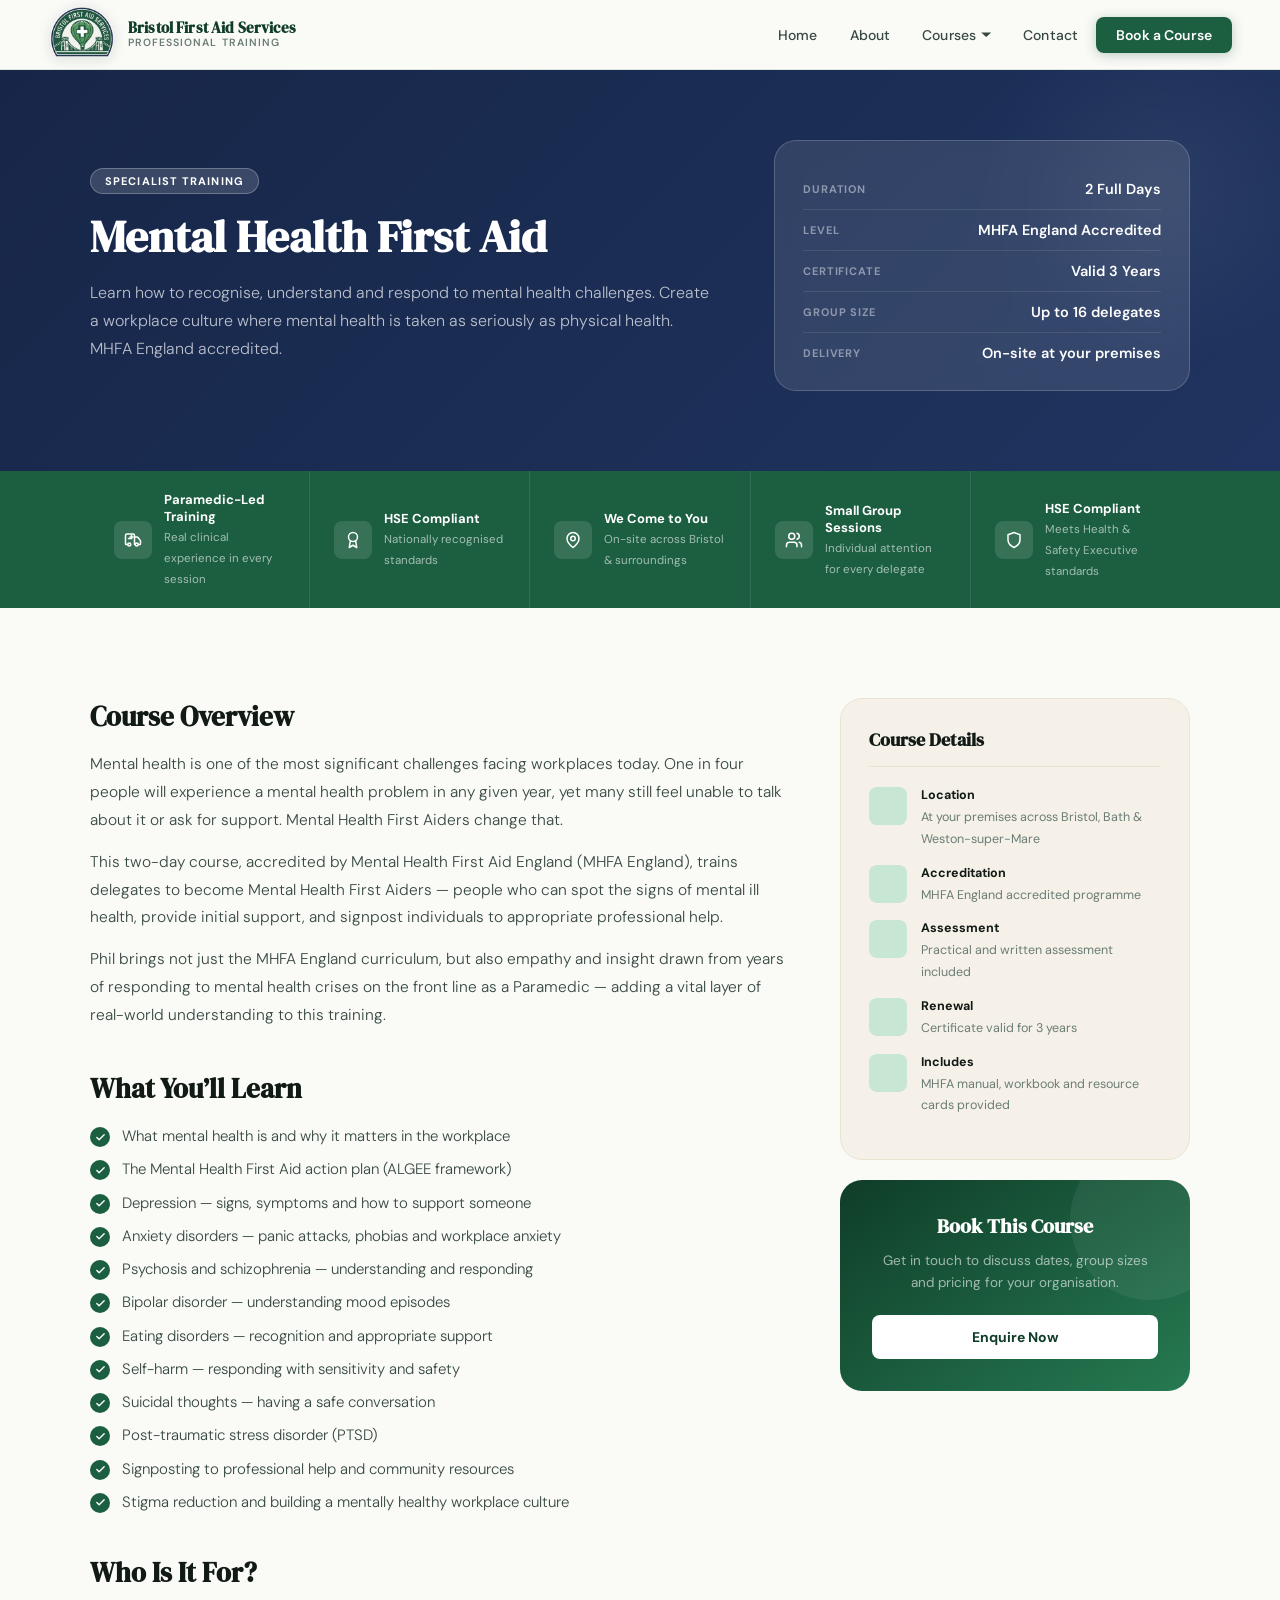
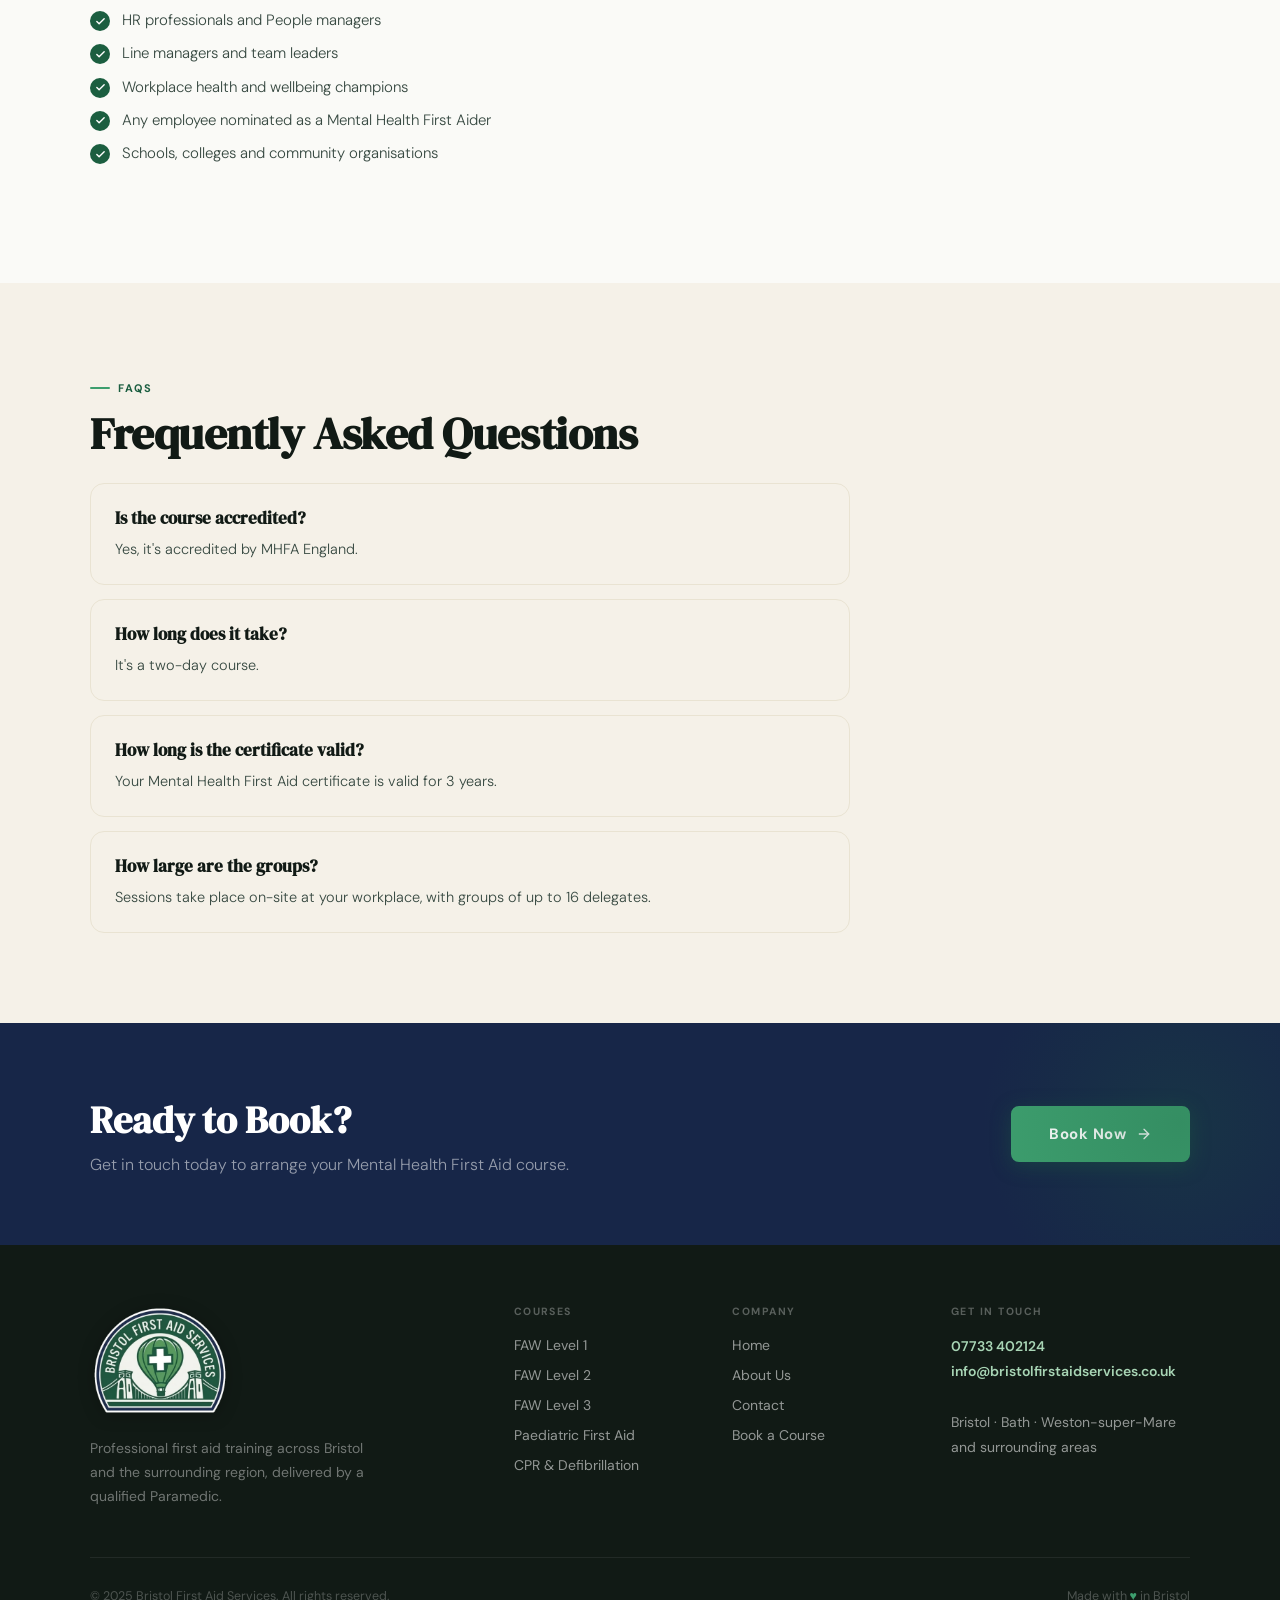
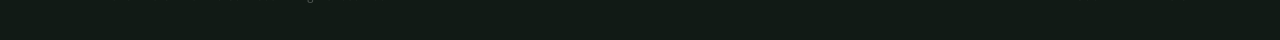
<file: mental-health.html>
<!DOCTYPE html>
<html lang="en">
<head>
<meta charset="UTF-8">
<meta name="viewport" content="width=device-width,initial-scale=1.0">
<meta name="description" content="MHFA England accredited two-day Mental Health First Aid course, delivered on-site across Bristol, Bath and Weston-super-Mare by an HCPC-registered Paramedic.">
<title>Mental Health First Aid Training | MHFA Accredited | Bristol First Aid Services</title>
<link rel="canonical" href="https://bristolfirstaidservices.co.uk/mental-health.html">
<link rel="preconnect" href="https://fonts.googleapis.com">
<link rel="preconnect" href="https://fonts.gstatic.com" crossorigin>
<link href="https://fonts.googleapis.com/css2?family=DM+Serif+Display:ital@0;1&family=DM+Sans:opsz,wght@9..40,300;9..40,400;9..40,500;9..40,600;9..40,700&display=swap" rel="stylesheet">
<link rel="stylesheet" href="assets/style.css">
<script type="application/ld+json">
{
  "@context": "https://schema.org",
  "@type": "LocalBusiness",
  "@id": "https://bristolfirstaidservices.co.uk/#business",
  "name": "Bristol First Aid Services",
  "description": "On-site first aid training delivered by an HCPC-registered Paramedic, covering Bristol, Bath, Weston-super-Mare, North Somerset, South Gloucestershire and the surrounding area.",
  "url": "https://bristolfirstaidservices.co.uk/",
  "telephone": "+447733402124",
  "email": "info@bristolfirstaidservices.co.uk",
  "image": "https://bristolfirstaidservices.co.uk/assets/logo.png",
  "areaServed": [
    {"@type": "City", "name": "Bristol"},
    {"@type": "City", "name": "Bath"},
    {"@type": "City", "name": "Weston-super-Mare"},
    {"@type": "AdministrativeArea", "name": "North Somerset"},
    {"@type": "AdministrativeArea", "name": "South Gloucestershire"},
    {"@type": "City", "name": "Clevedon"},
    {"@type": "City", "name": "Portishead"},
    {"@type": "City", "name": "Keynsham"},
    {"@type": "City", "name": "Nailsea"}
  ],
  "founder": {
    "@type": "Person",
    "name": "Phil",
    "jobTitle": "HCPC-registered Paramedic and First Aid Trainer"
  }
}
</script>
<script type="application/ld+json">
{
  "@context": "https://schema.org",
  "@type": "Course",
  "name": "Mental Health First Aid",
  "description": "MHFA England accredited two-day Mental Health First Aid course to help teams recognise, understand and respond to mental health challenges.",
  "provider": {"@type": "Organization", "name": "Bristol First Aid Services", "sameAs": "https://bristolfirstaidservices.co.uk/"},
  "hasCourseInstance": {"@type": "CourseInstance", "courseMode": "Onsite", "courseWorkload": "P2D"}
}
</script>
<script type="application/ld+json">
{
  "@context": "https://schema.org",
  "@type": "FAQPage",
  "mainEntity": [
    {"@type": "Question", "name": "Is the course accredited?", "acceptedAnswer": {"@type": "Answer", "text": "Yes, it's accredited by MHFA England."}},
    {"@type": "Question", "name": "How long does it take?", "acceptedAnswer": {"@type": "Answer", "text": "It's a two-day course."}},
    {"@type": "Question", "name": "How long is the certificate valid?", "acceptedAnswer": {"@type": "Answer", "text": "Your Mental Health First Aid certificate is valid for 3 years."}},
    {"@type": "Question", "name": "How large are the groups?", "acceptedAnswer": {"@type": "Answer", "text": "Sessions take place on-site at your workplace, with groups of up to 16 delegates."}}
  ]
}
</script>
</head>
<body>
<svg xmlns="http://www.w3.org/2000/svg" style="display:none" aria-hidden="true">
<defs>
<symbol id="ico-shield" viewBox="0 0 24 24" fill="none" stroke="currentColor" stroke-width="2" stroke-linecap="round" stroke-linejoin="round"><path d="M12 22s8-4 8-10V5l-8-3-8 3v7c0 6 8 10 8 10z"/></symbol>
<symbol id="ico-cross" viewBox="0 0 24 24" fill="none" stroke="currentColor" stroke-width="2" stroke-linecap="round" stroke-linejoin="round"><rect x="9" y="2" width="6" height="20" rx="2"/><rect x="2" y="9" width="20" height="6" rx="2"/></symbol>
<symbol id="ico-brain" viewBox="0 0 24 24" fill="none" stroke="currentColor" stroke-width="2" stroke-linecap="round" stroke-linejoin="round"><path d="M12 5a3 3 0 1 0-5.997.125 4 4 0 0 0-2.526 5.77 4 4 0 0 0 .556 6.588A4 4 0 1 0 12 18Z"/><path d="M12 5a3 3 0 1 1 5.997.125 4 4 0 0 1 2.526 5.77 4 4 0 0 1-.556 6.588A4 4 0 1 1 12 18Z"/><path d="M15 13a4.5 4.5 0 0 1-3-4 4.5 4.5 0 0 1-3 4"/><path d="M17.599 6.5a3 3 0 0 0 .399-1.375"/><path d="M6.003 5.125A3 3 0 0 0 6.401 6.5"/><path d="M3.477 10.896a4 4 0 0 1 .585-.396"/><path d="M19.938 10.5a4 4 0 0 1 .585.396"/><path d="M6 18a4 4 0 0 1-1.967-.516"/><path d="M19.967 17.484A4 4 0 0 1 18 18"/></symbol>
<symbol id="ico-child" viewBox="0 0 24 24" fill="none" stroke="currentColor" stroke-width="2" stroke-linecap="round" stroke-linejoin="round"><circle cx="12" cy="5" r="3"/><path d="M6 21v-4a4 4 0 0 1 4-4h4a4 4 0 0 1 4 4v4"/><path d="M9 21v-3"/><path d="M15 21v-3"/></symbol>
<symbol id="ico-clock" viewBox="0 0 24 24" fill="none" stroke="currentColor" stroke-width="2" stroke-linecap="round" stroke-linejoin="round"><circle cx="12" cy="12" r="10"/><polyline points="12 6 12 12 16 14"/></symbol>
<symbol id="ico-award" viewBox="0 0 24 24" fill="none" stroke="currentColor" stroke-width="2" stroke-linecap="round" stroke-linejoin="round"><circle cx="12" cy="8" r="6"/><path d="M15.477 12.89 17 22l-5-3-5 3 1.523-9.11"/></symbol>
<symbol id="ico-pin" viewBox="0 0 24 24" fill="none" stroke="currentColor" stroke-width="2" stroke-linecap="round" stroke-linejoin="round"><path d="M20 10c0 6-8 12-8 12s-8-6-8-12a8 8 0 0 1 16 0Z"/><circle cx="12" cy="10" r="3"/></symbol>
<symbol id="ico-users" viewBox="0 0 24 24" fill="none" stroke="currentColor" stroke-width="2" stroke-linecap="round" stroke-linejoin="round"><path d="M16 21v-2a4 4 0 0 0-4-4H6a4 4 0 0 0-4 4v2"/><circle cx="9" cy="7" r="4"/><path d="M22 21v-2a4 4 0 0 0-3-3.87"/><path d="M16 3.13a4 4 0 0 1 0 7.75"/></symbol>
<symbol id="ico-refresh" viewBox="0 0 24 24" fill="none" stroke="currentColor" stroke-width="2" stroke-linecap="round" stroke-linejoin="round"><path d="M3 12a9 9 0 0 1 9-9 9.75 9.75 0 0 1 6.74 2.74L21 8"/><path d="M21 3v5h-5"/><path d="M21 12a9 9 0 0 1-9 9 9.75 9.75 0 0 1-6.74-2.74L3 16"/><path d="M8 16H3v5"/></symbol>
<symbol id="ico-ambulance" viewBox="0 0 24 24" fill="none" stroke="currentColor" stroke-width="2" stroke-linecap="round" stroke-linejoin="round"><path d="M10 10H6"/><path d="M14 18V6a2 2 0 0 0-2-2H4a2 2 0 0 0-2 2v11a1 1 0 0 0 1 1h2"/><path d="M19 18h2a1 1 0 0 0 1-1v-3.65a1 1 0 0 0-.22-.624l-3.48-4.35A1 1 0 0 0 17.52 8H14"/><circle cx="17" cy="18" r="2"/><circle cx="7" cy="18" r="2"/><path d="M8 8h4"/><path d="M10 6v4"/></symbol>
<symbol id="ico-check" viewBox="0 0 24 24" fill="none" stroke="currentColor" stroke-width="3" stroke-linecap="round" stroke-linejoin="round"><polyline points="20 6 9 17 4 12"/></symbol>
<symbol id="ico-phone" viewBox="0 0 24 24" fill="none" stroke="currentColor" stroke-width="2" stroke-linecap="round" stroke-linejoin="round"><path d="M22 16.92v3a2 2 0 0 1-2.18 2 19.79 19.79 0 0 1-8.63-3.07A19.5 19.5 0 0 1 4.99 13a19.79 19.79 0 0 1-3.07-8.67A2 2 0 0 1 3.9 2.18h3a2 2 0 0 1 2 1.72c.127.96.361 1.903.7 2.81a2 2 0 0 1-.45 2.11L8.09 9.91a16 16 0 0 0 6 6l1.09-1.09a2 2 0 0 1 2.11-.45c.907.339 1.85.573 2.81.7A2 2 0 0 1 22 16.92z"/></symbol>
<symbol id="ico-mail" viewBox="0 0 24 24" fill="none" stroke="currentColor" stroke-width="2" stroke-linecap="round" stroke-linejoin="round"><rect width="20" height="16" x="2" y="4" rx="2"/><path d="m22 7-8.97 5.7a1.94 1.94 0 0 1-2.06 0L2 7"/></symbol>
<symbol id="ico-arrow-right" viewBox="0 0 24 24" fill="none" stroke="currentColor" stroke-width="2" stroke-linecap="round" stroke-linejoin="round"><path d="M5 12h14"/><path d="m12 5 7 7-7 7"/></symbol>
<symbol id="ico-star" viewBox="0 0 24 24" fill="currentColor" stroke="none"><polygon points="12 2 15.09 8.26 22 9.27 17 14.14 18.18 21.02 12 17.77 5.82 21.02 7 14.14 2 9.27 8.91 8.26 12 2"/></symbol>
<symbol id="ico-settings" viewBox="0 0 24 24" fill="none" stroke="currentColor" stroke-width="2" stroke-linecap="round" stroke-linejoin="round"><path d="M12.22 2h-.44a2 2 0 0 0-2 2v.18a2 2 0 0 1-1 1.73l-.43.25a2 2 0 0 1-2 0l-.15-.08a2 2 0 0 0-2.73.73l-.22.38a2 2 0 0 0 .73 2.73l.15.1a2 2 0 0 1 1 1.72v.51a2 2 0 0 1-1 1.74l-.15.09a2 2 0 0 0-.73 2.73l.22.38a2 2 0 0 0 2.73.73l.15-.08a2 2 0 0 1 2 0l.43.25a2 2 0 0 1 1 1.73V20a2 2 0 0 0 2 2h.44a2 2 0 0 0 2-2v-.18a2 2 0 0 1 1-1.73l.43-.25a2 2 0 0 1 2 0l.15.08a2 2 0 0 0 2.73-.73l.22-.39a2 2 0 0 0-.73-2.73l-.15-.08a2 2 0 0 1-1-1.74v-.5a2 2 0 0 1 1-1.74l.15-.09a2 2 0 0 0 .73-2.73l-.22-.38a2 2 0 0 0-2.73-.73l-.15.08a2 2 0 0 1-2 0l-.43-.25a2 2 0 0 1-1-1.73V4a2 2 0 0 0-2-2z"/><circle cx="12" cy="12" r="3"/></symbol>
</defs>
</svg>
<nav id="main-nav">
  <a class="nav-logo" href="index.html">
    <picture><source srcset="assets/logo.webp" type="image/webp"><img src="assets/logo.png" alt="Bristol First Aid Services" width="200" height="164"></picture>
    <div class="nav-logo-text">
      <strong>Bristol First Aid Services</strong>
      <span>Professional Training</span>
    </div>
  </a>
  <ul class="nav-links">
    <li><a href="index.html">Home</a></li>
    <li><a href="about.html">About</a></li>
    <li class="dropdown">
      <a href="#" aria-haspopup="true">Courses</a>
      <ul class="dropdown-menu" role="menu">
        <li><a href="fa-level1.html" role="menuitem">
          <span class="menu-icon"><svg width="14" height="14" style="color:var(--forest)"><use href="#ico-cross"/></svg></span>
          First Aid at Work &mdash; Level 1
        </a></li>
        <li><a href="fa-level2.html" role="menuitem">
          <span class="menu-icon"><svg width="14" height="14" style="color:var(--forest)"><use href="#ico-cross"/></svg></span>
          First Aid at Work &mdash; Level 2
        </a></li>
        <li><a href="fa-level3.html" role="menuitem">
          <span class="menu-icon"><svg width="14" height="14" style="color:var(--forest)"><use href="#ico-cross"/></svg></span>
          First Aid at Work &mdash; Level 3
        </a></li>
        <li><a href="paediatric.html" role="menuitem">
          <span class="menu-icon"><svg width="14" height="14" style="color:var(--navy)"><use href="#ico-child"/></svg></span>
          Paediatric First Aid
        </a></li>
        <li><a href="contact.html" role="menuitem">
          <span class="menu-icon"><svg width="14" height="14" style="color:var(--navy)"><use href="#ico-cross"/></svg></span>
          CPR &amp; Defibrillation Training
        </a></li>
      </ul>
    </li>
    <li><a href="contact.html">Contact</a></li>
    <li><a href="contact.html" class="nav-cta">Book a Course</a></li>
  </ul>
</nav>
<div class="page-wrap">
<div class="page-hero navy-hero">
  <div class="container">
    <div>
      <div class="page-hero-badge">Specialist Training</div>
      <h1>Mental Health First Aid</h1>
      <p class="page-hero-desc">Learn how to recognise, understand and respond to mental health challenges. Create a workplace culture where mental health is taken as seriously as physical health. MHFA England accredited.</p>
    </div>
      <div class="info-panel">
        <div class="info-row"><span class="info-label">Duration</span><span class="info-value">2 Full Days</span></div>
        <div class="info-row"><span class="info-label">Level</span><span class="info-value">MHFA England Accredited</span></div>
        <div class="info-row"><span class="info-label">Certificate</span><span class="info-value">Valid 3 Years</span></div>
        <div class="info-row"><span class="info-label">Group Size</span><span class="info-value">Up to 16 delegates</span></div>
        <div class="info-row"><span class="info-label">Delivery</span><span class="info-value">On-site at your premises</span></div>
      </div>
  </div>
</div>
<div class="trust-bar">
  <div class="trust-inner">
    <div class="trust-item">
      <div class="trust-icon-wrap"><svg width="18" height="18" style="color:white"><use href="#ico-ambulance"/></svg></div>
      <div><strong>Paramedic-Led Training</strong><span>Real clinical experience in every session</span></div>
    </div>
    <div class="trust-item">
      <div class="trust-icon-wrap"><svg width="18" height="18" style="color:white"><use href="#ico-award"/></svg></div>
      <div><strong>HSE Compliant</strong><span>Nationally recognised standards</span></div>
    </div>
    <div class="trust-item">
      <div class="trust-icon-wrap"><svg width="18" height="18" style="color:white"><use href="#ico-pin"/></svg></div>
      <div><strong>We Come to You</strong><span>On-site across Bristol &amp; surroundings</span></div>
    </div>
    <div class="trust-item">
      <div class="trust-icon-wrap"><svg width="18" height="18" style="color:white"><use href="#ico-users"/></svg></div>
      <div><strong>Small Group Sessions</strong><span>Individual attention for every delegate</span></div>
    </div>
    <div class="trust-item">
      <div class="trust-icon-wrap"><svg width="18" height="18" style="color:white"><use href="#ico-shield"/></svg></div>
      <div><strong>HSE Compliant</strong><span>Meets Health &amp; Safety Executive standards</span></div>
    </div>
  </div>
</div>

<div class="section">
  <div class="container">
    <div class="course-layout">
      <div class="course-main fade-in">
        <h2>Course Overview</h2>
          <p>Mental health is one of the most significant challenges facing workplaces today. One in four people will experience a mental health problem in any given year, yet many still feel unable to talk about it or ask for support. Mental Health First Aiders change that.</p>
          <p>This two-day course, accredited by Mental Health First Aid England (MHFA England), trains delegates to become Mental Health First Aiders &mdash; people who can spot the signs of mental ill health, provide initial support, and signpost individuals to appropriate professional help.</p>
          <p>Phil brings not just the MHFA England curriculum, but also empathy and insight drawn from years of responding to mental health crises on the front line as a Paramedic &mdash; adding a vital layer of real-world understanding to this training.</p>
        <h2>What You&rsquo;ll Learn</h2>
        <ul class="topic-list">
          <li>
            <div class="topic-check"><svg width="11" height="11" style="color:white"><use href="#ico-check"/></svg></div>
            What mental health is and why it matters in the workplace
          </li>
          <li>
            <div class="topic-check"><svg width="11" height="11" style="color:white"><use href="#ico-check"/></svg></div>
            The Mental Health First Aid action plan (ALGEE framework)
          </li>
          <li>
            <div class="topic-check"><svg width="11" height="11" style="color:white"><use href="#ico-check"/></svg></div>
            Depression &mdash; signs, symptoms and how to support someone
          </li>
          <li>
            <div class="topic-check"><svg width="11" height="11" style="color:white"><use href="#ico-check"/></svg></div>
            Anxiety disorders &mdash; panic attacks, phobias and workplace anxiety
          </li>
          <li>
            <div class="topic-check"><svg width="11" height="11" style="color:white"><use href="#ico-check"/></svg></div>
            Psychosis and schizophrenia &mdash; understanding and responding
          </li>
          <li>
            <div class="topic-check"><svg width="11" height="11" style="color:white"><use href="#ico-check"/></svg></div>
            Bipolar disorder &mdash; understanding mood episodes
          </li>
          <li>
            <div class="topic-check"><svg width="11" height="11" style="color:white"><use href="#ico-check"/></svg></div>
            Eating disorders &mdash; recognition and appropriate support
          </li>
          <li>
            <div class="topic-check"><svg width="11" height="11" style="color:white"><use href="#ico-check"/></svg></div>
            Self-harm &mdash; responding with sensitivity and safety
          </li>
          <li>
            <div class="topic-check"><svg width="11" height="11" style="color:white"><use href="#ico-check"/></svg></div>
            Suicidal thoughts &mdash; having a safe conversation
          </li>
          <li>
            <div class="topic-check"><svg width="11" height="11" style="color:white"><use href="#ico-check"/></svg></div>
            Post-traumatic stress disorder (PTSD)
          </li>
          <li>
            <div class="topic-check"><svg width="11" height="11" style="color:white"><use href="#ico-check"/></svg></div>
            Signposting to professional help and community resources
          </li>
          <li>
            <div class="topic-check"><svg width="11" height="11" style="color:white"><use href="#ico-check"/></svg></div>
            Stigma reduction and building a mentally healthy workplace culture
          </li>
        </ul>
        <h2>Who Is It For?</h2>
        <ul class="topic-list">
          <li>
            <div class="topic-check"><svg width="11" height="11" style="color:white"><use href="#ico-check"/></svg></div>
            HR professionals and People managers
          </li>
          <li>
            <div class="topic-check"><svg width="11" height="11" style="color:white"><use href="#ico-check"/></svg></div>
            Line managers and team leaders
          </li>
          <li>
            <div class="topic-check"><svg width="11" height="11" style="color:white"><use href="#ico-check"/></svg></div>
            Workplace health and wellbeing champions
          </li>
          <li>
            <div class="topic-check"><svg width="11" height="11" style="color:white"><use href="#ico-check"/></svg></div>
            Any employee nominated as a Mental Health First Aider
          </li>
          <li>
            <div class="topic-check"><svg width="11" height="11" style="color:white"><use href="#ico-check"/></svg></div>
            Schools, colleges and community organisations
          </li>
        </ul>
      </div>
      <div class="sidebar-sticky fade-in-2">
        <div class="sidebar-panel">
          <h3>Course Details</h3>
            <div class="sidebar-item">
              <div class="sidebar-icon-wrap"><svg width="18" height="18" style="color:var(--forest)"><use href="#pin"/></svg></div>
              <div><strong>Location</strong><span>At your premises across Bristol, Bath &amp; Weston-super-Mare</span></div>
            </div>
            <div class="sidebar-item">
              <div class="sidebar-icon-wrap"><svg width="18" height="18" style="color:var(--forest)"><use href="#award"/></svg></div>
              <div><strong>Accreditation</strong><span>MHFA England accredited programme</span></div>
            </div>
            <div class="sidebar-item">
              <div class="sidebar-icon-wrap"><svg width="18" height="18" style="color:var(--forest)"><use href="#check"/></svg></div>
              <div><strong>Assessment</strong><span>Practical and written assessment included</span></div>
            </div>
            <div class="sidebar-item">
              <div class="sidebar-icon-wrap"><svg width="18" height="18" style="color:var(--forest)"><use href="#refresh"/></svg></div>
              <div><strong>Renewal</strong><span>Certificate valid for 3 years</span></div>
            </div>
            <div class="sidebar-item">
              <div class="sidebar-icon-wrap"><svg width="18" height="18" style="color:var(--forest)"><use href="#brain"/></svg></div>
              <div><strong>Includes</strong><span>MHFA manual, workbook and resource cards provided</span></div>
            </div>
        </div>
        <div class="book-panel">
          <h3>Book This Course</h3>
          <p>Get in touch to discuss dates, group sizes and pricing for your organisation.</p>
          <a href="contact.html">Enquire Now</a>
        </div>
      </div>
    </div>
  </div>
</div>
<div class="section section-alt">
  <div class="container">
    <div class="eyebrow">FAQs</div>
    <h2 class="section-heading">Frequently Asked Questions</h2>
    <div class="faq-list">
      <div class="faq-item">
        <h3>Is the course accredited?</h3>
        <p>Yes, it's accredited by MHFA England.</p>
      </div>
      <div class="faq-item">
        <h3>How long does it take?</h3>
        <p>It's a two-day course.</p>
      </div>
      <div class="faq-item">
        <h3>How long is the certificate valid?</h3>
        <p>Your Mental Health First Aid certificate is valid for 3 years.</p>
      </div>
      <div class="faq-item">
        <h3>How large are the groups?</h3>
        <p>Sessions take place on-site at your workplace, with groups of up to 16 delegates.</p>
      </div>
    </div>
  </div>
</div>
<div class="cta-strip">
  <div class="cta-inner">
    <div>
      <h2>Ready to Book?</h2>
      <p>Get in touch today to arrange your Mental Health First Aid course.</p>
    </div>
    <a href="contact.html" class="btn-cta">Book Now <svg width="16" height="16" style="color:white"><use href="#ico-arrow-right"/></svg></a>
  </div>
</div>
<footer>
  <div class="footer-grid">
    <div class="footer-brand">
      <picture><source srcset="assets/logo.webp" type="image/webp"><img src="assets/logo.png" alt="Bristol First Aid Services" width="200" height="164"></picture>
      <p>Professional first aid training across Bristol and the surrounding region, delivered by a qualified Paramedic.</p>
    </div>
    <div>
      <h5>Courses</h5>
      <ul>
        <li><a href="fa-level1.html">FAW Level 1</a></li>
        <li><a href="fa-level2.html">FAW Level 2</a></li>
        <li><a href="fa-level3.html">FAW Level 3</a></li>
        <li><a href="paediatric.html">Paediatric First Aid</a></li>
        <li><a href="contact.html">CPR &amp; Defibrillation</a></li>
      </ul>
    </div>
    <div>
      <h5>Company</h5>
      <ul>
        <li><a href="index.html">Home</a></li>
        <li><a href="about.html">About Us</a></li>
        <li><a href="contact.html">Contact</a></li>
        <li><a href="contact.html">Book a Course</a></li>
      </ul>
    </div>
    <div class="footer-contact">
      <h5>Get in Touch</h5>
      <p>
        <a href="tel:07733402124">07733 402124</a><br>
        <a href="mailto:info@bristolfirstaidservices.co.uk">info@bristolfirstaidservices.co.uk</a><br><br>
        Bristol &middot; Bath &middot; Weston-super-Mare<br>and surrounding areas
      </p>
    </div>
  </div>
  <div class="footer-bottom">
    <p>&copy; 2025 Bristol First Aid Services. All rights reserved.</p>
    <p>Made with <span>&hearts;</span> in Bristol</p>
  </div>
</footer>
<script src="assets/main.js"></script>
</body>
</html>
</file>
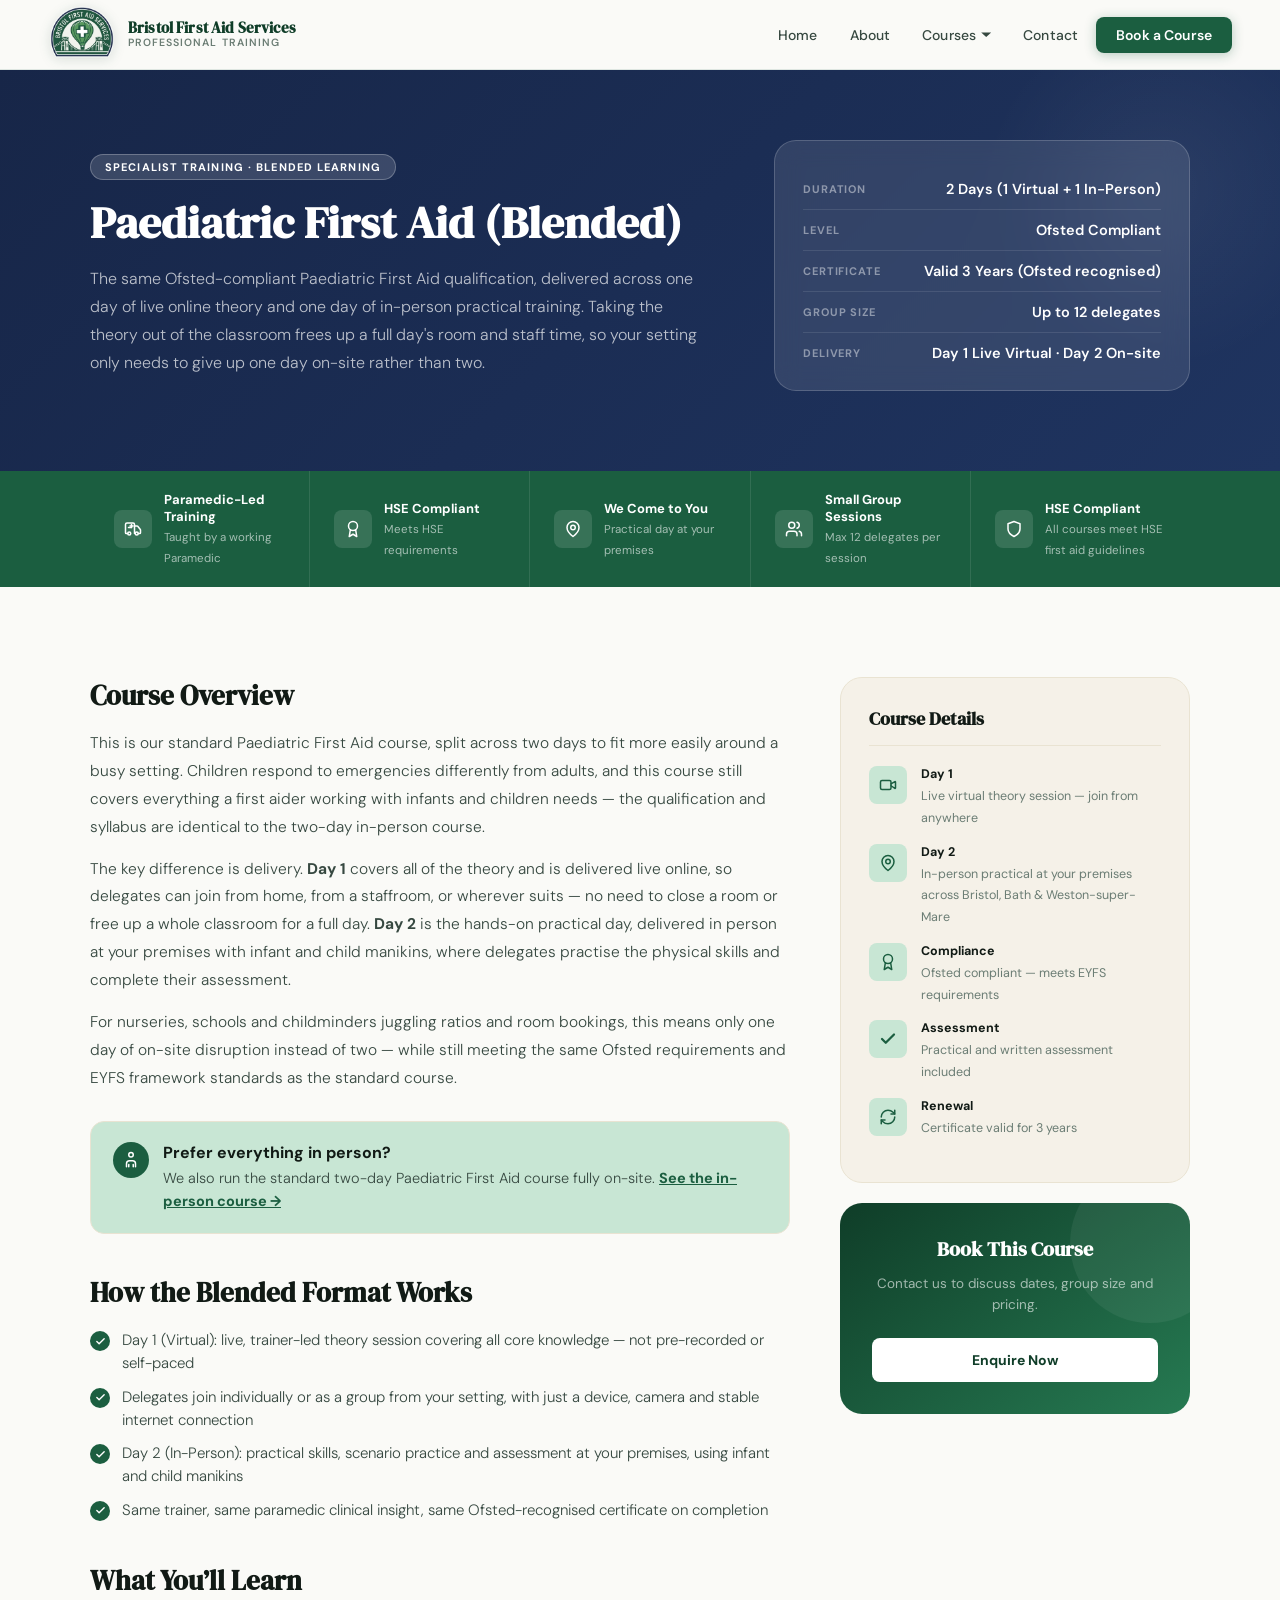
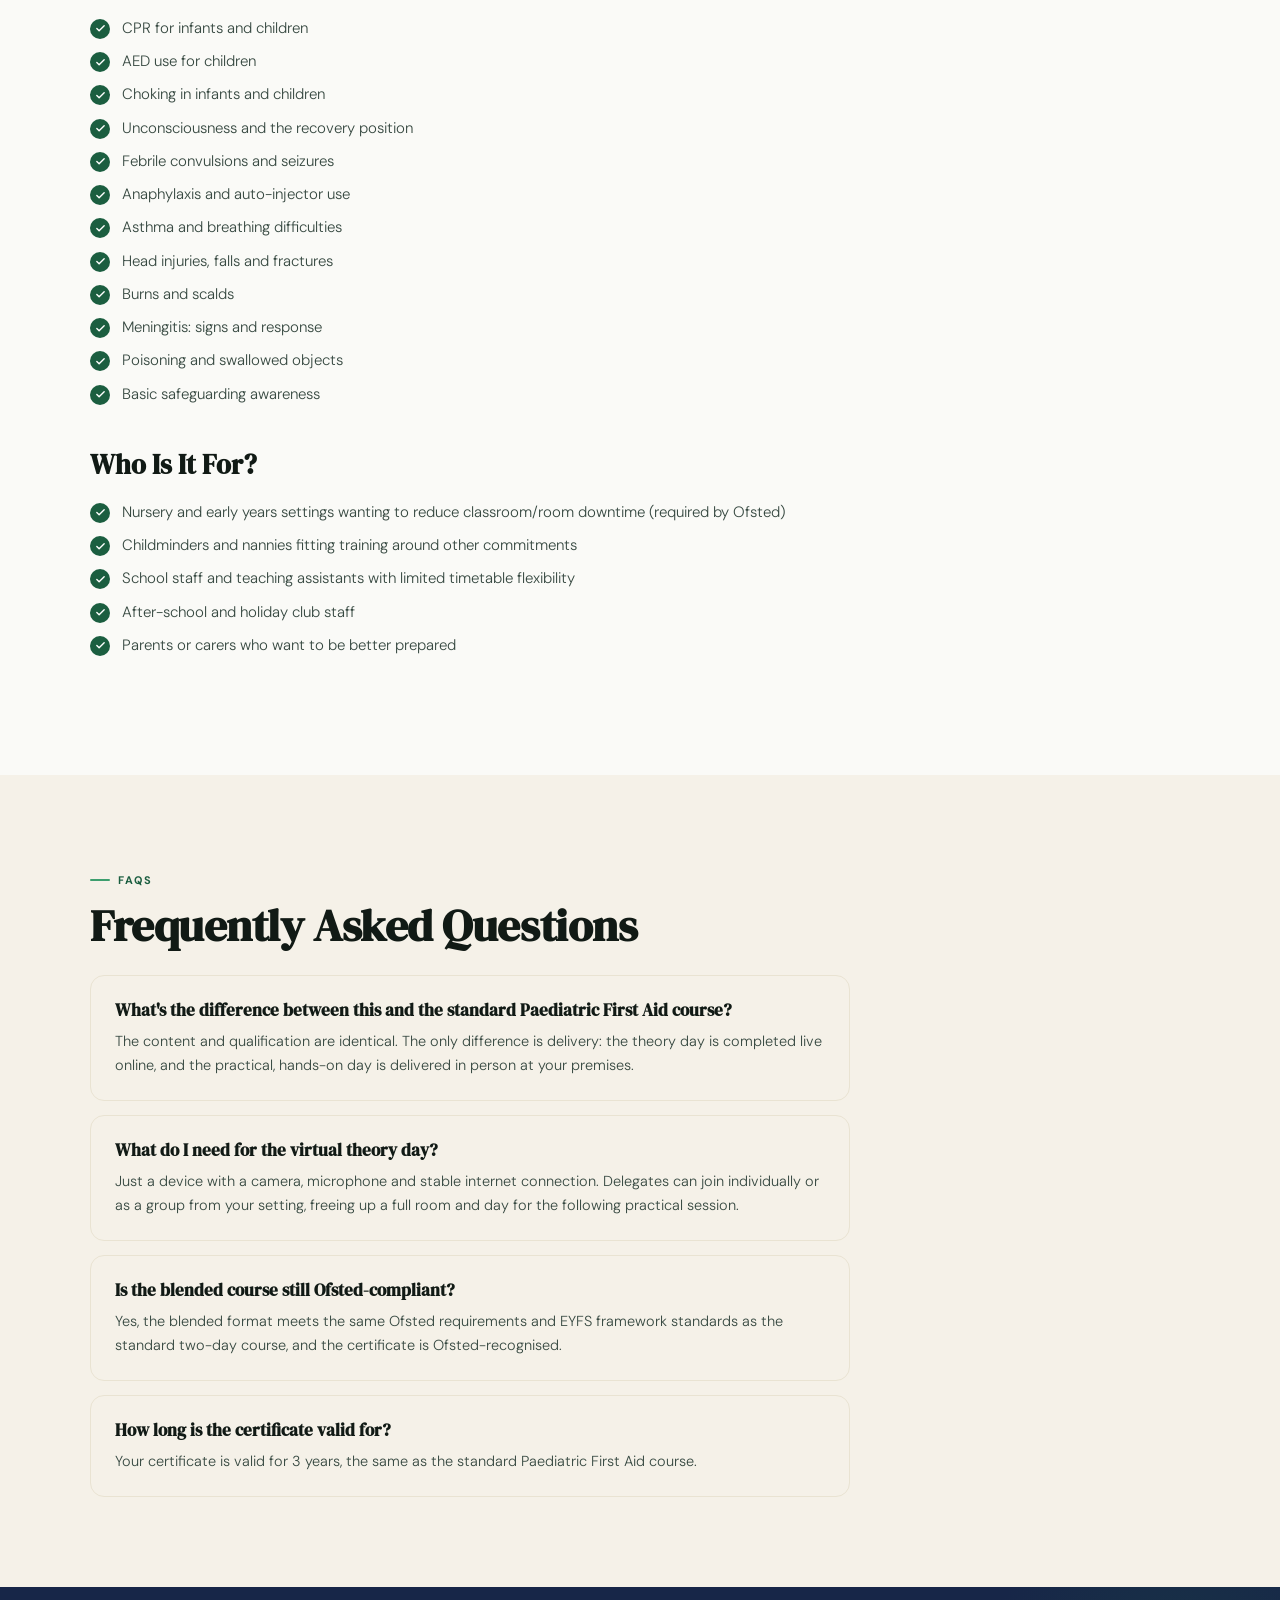
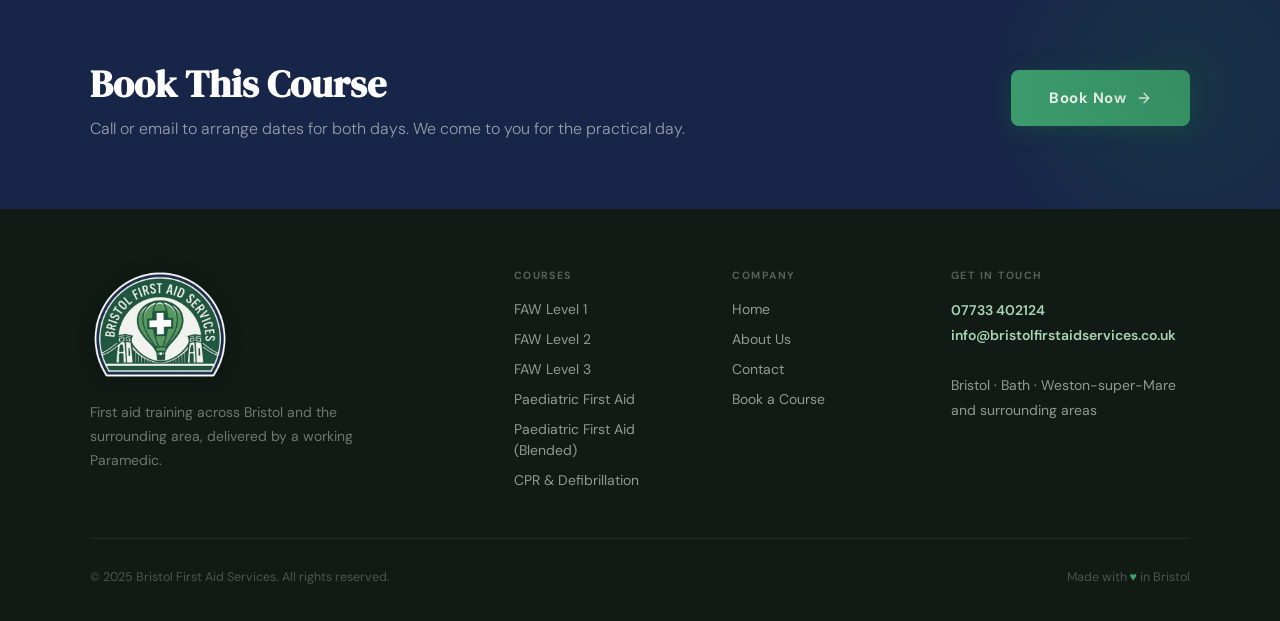
<file: paediatric-blended.html>
<!DOCTYPE html>
<html lang="en">
<head>
<meta charset="UTF-8">
<meta name="viewport" content="width=device-width,initial-scale=1.0">
<meta name="description" content="Paediatric First Aid (Blended): one day of theory delivered live online plus one day of in-person practical training, Ofsted-compliant, delivered across Bristol by an HCPC-registered Paramedic.">
<title>Paediatric First Aid Course (Blended Learning) | Bristol First Aid Services</title>
<link rel="canonical" href="https://bristolfirstaidservices.co.uk/paediatric-blended.html">
<link rel="preconnect" href="https://fonts.googleapis.com">
<link rel="preconnect" href="https://fonts.gstatic.com" crossorigin>
<link href="https://fonts.googleapis.com/css2?family=DM+Serif+Display:ital@0;1&family=DM+Sans:opsz,wght@9..40,300;9..40,400;9..40,500;9..40,600;9..40,700&display=swap" rel="stylesheet">
<link rel="stylesheet" href="assets/style.css">
<script type="application/ld+json">
{
  "@context": "https://schema.org",
  "@type": "LocalBusiness",
  "@id": "https://bristolfirstaidservices.co.uk/#business",
  "name": "Bristol First Aid Services",
  "description": "On-site first aid training delivered by an HCPC-registered Paramedic, covering Bristol, Bath, Weston-super-Mare, North Somerset, South Gloucestershire and the surrounding area.",
  "url": "https://bristolfirstaidservices.co.uk/",
  "telephone": "+447733402124",
  "email": "info@bristolfirstaidservices.co.uk",
  "image": "https://bristolfirstaidservices.co.uk/assets/logo.png",
  "areaServed": [
    {"@type": "City", "name": "Bristol"},
    {"@type": "City", "name": "Bath"},
    {"@type": "City", "name": "Weston-super-Mare"},
    {"@type": "AdministrativeArea", "name": "North Somerset"},
    {"@type": "AdministrativeArea", "name": "South Gloucestershire"},
    {"@type": "City", "name": "Clevedon"},
    {"@type": "City", "name": "Portishead"},
    {"@type": "City", "name": "Keynsham"},
    {"@type": "City", "name": "Nailsea"}
  ],
  "founder": {
    "@type": "Person",
    "name": "Phil",
    "jobTitle": "HCPC-registered Paramedic and First Aid Trainer"
  }
}
</script>
<script type="application/ld+json">
{
  "@context": "https://schema.org",
  "@type": "Course",
  "name": "Paediatric First Aid (Blended)",
  "description": "Ofsted-compliant Paediatric First Aid course delivered in a blended format: one day of theory delivered live online, followed by one day of in-person practical training, covering emergencies specific to infants and children.",
  "provider": {"@type": "Organization", "name": "Bristol First Aid Services", "sameAs": "https://bristolfirstaidservices.co.uk/"},
  "hasCourseInstance": {"@type": "CourseInstance", "courseMode": "Blended", "courseWorkload": "P2D"}
}
</script>
<script type="application/ld+json">
{
  "@context": "https://schema.org",
  "@type": "FAQPage",
  "mainEntity": [
    {"@type": "Question", "name": "What's the difference between this and the standard Paediatric First Aid course?", "acceptedAnswer": {"@type": "Answer", "text": "The content and qualification are identical. The only difference is delivery: the theory day is completed live online, and the practical, hands-on day is delivered in person at your premises."}},
    {"@type": "Question", "name": "What do I need for the virtual theory day?", "acceptedAnswer": {"@type": "Answer", "text": "Just a device with a camera, microphone and stable internet connection. Delegates can join individually or as a group from your setting, freeing up a full room and day for the following practical session."}},
    {"@type": "Question", "name": "Is the blended course still Ofsted-compliant?", "acceptedAnswer": {"@type": "Answer", "text": "Yes, the blended format meets the same Ofsted requirements and EYFS framework standards as the standard two-day course, and the certificate is Ofsted-recognised."}},
    {"@type": "Question", "name": "How long is the certificate valid for?", "acceptedAnswer": {"@type": "Answer", "text": "Your certificate is valid for 3 years, the same as the standard Paediatric First Aid course."}}
  ]
}
</script>
</head>
<body>
<svg xmlns="http://www.w3.org/2000/svg" style="display:none" aria-hidden="true">
<defs>
<symbol id="ico-shield" viewBox="0 0 24 24" fill="none" stroke="currentColor" stroke-width="2" stroke-linecap="round" stroke-linejoin="round"><path d="M12 22s8-4 8-10V5l-8-3-8 3v7c0 6 8 10 8 10z"/></symbol>
<symbol id="ico-cross" viewBox="0 0 24 24" fill="none" stroke="currentColor" stroke-width="2" stroke-linecap="round" stroke-linejoin="round"><rect x="9" y="2" width="6" height="20" rx="2"/><rect x="2" y="9" width="20" height="6" rx="2"/></symbol>
<symbol id="ico-brain" viewBox="0 0 24 24" fill="none" stroke="currentColor" stroke-width="2" stroke-linecap="round" stroke-linejoin="round"><path d="M12 5a3 3 0 1 0-5.997.125 4 4 0 0 0-2.526 5.77 4 4 0 0 0 .556 6.588A4 4 0 1 0 12 18Z"/><path d="M12 5a3 3 0 1 1 5.997.125 4 4 0 0 1 2.526 5.77 4 4 0 0 1-.556 6.588A4 4 0 1 1 12 18Z"/><path d="M15 13a4.5 4.5 0 0 1-3-4 4.5 4.5 0 0 1-3 4"/><path d="M17.599 6.5a3 3 0 0 0 .399-1.375"/><path d="M6.003 5.125A3 3 0 0 0 6.401 6.5"/><path d="M3.477 10.896a4 4 0 0 1 .585-.396"/><path d="M19.938 10.5a4 4 0 0 1 .585.396"/><path d="M6 18a4 4 0 0 1-1.967-.516"/><path d="M19.967 17.484A4 4 0 0 1 18 18"/></symbol>
<symbol id="ico-child" viewBox="0 0 24 24" fill="none" stroke="currentColor" stroke-width="2" stroke-linecap="round" stroke-linejoin="round"><circle cx="12" cy="5" r="3"/><path d="M6 21v-4a4 4 0 0 1 4-4h4a4 4 0 0 1 4 4v4"/><path d="M9 21v-3"/><path d="M15 21v-3"/></symbol>
<symbol id="ico-clock" viewBox="0 0 24 24" fill="none" stroke="currentColor" stroke-width="2" stroke-linecap="round" stroke-linejoin="round"><circle cx="12" cy="12" r="10"/><polyline points="12 6 12 12 16 14"/></symbol>
<symbol id="ico-award" viewBox="0 0 24 24" fill="none" stroke="currentColor" stroke-width="2" stroke-linecap="round" stroke-linejoin="round"><circle cx="12" cy="8" r="6"/><path d="M15.477 12.89 17 22l-5-3-5 3 1.523-9.11"/></symbol>
<symbol id="ico-pin" viewBox="0 0 24 24" fill="none" stroke="currentColor" stroke-width="2" stroke-linecap="round" stroke-linejoin="round"><path d="M20 10c0 6-8 12-8 12s-8-6-8-12a8 8 0 0 1 16 0Z"/><circle cx="12" cy="10" r="3"/></symbol>
<symbol id="ico-users" viewBox="0 0 24 24" fill="none" stroke="currentColor" stroke-width="2" stroke-linecap="round" stroke-linejoin="round"><path d="M16 21v-2a4 4 0 0 0-4-4H6a4 4 0 0 0-4 4v2"/><circle cx="9" cy="7" r="4"/><path d="M22 21v-2a4 4 0 0 0-3-3.87"/><path d="M16 3.13a4 4 0 0 1 0 7.75"/></symbol>
<symbol id="ico-refresh" viewBox="0 0 24 24" fill="none" stroke="currentColor" stroke-width="2" stroke-linecap="round" stroke-linejoin="round"><path d="M3 12a9 9 0 0 1 9-9 9.75 9.75 0 0 1 6.74 2.74L21 8"/><path d="M21 3v5h-5"/><path d="M21 12a9 9 0 0 1-9 9 9.75 9.75 0 0 1-6.74-2.74L3 16"/><path d="M8 16H3v5"/></symbol>
<symbol id="ico-ambulance" viewBox="0 0 24 24" fill="none" stroke="currentColor" stroke-width="2" stroke-linecap="round" stroke-linejoin="round"><path d="M10 10H6"/><path d="M14 18V6a2 2 0 0 0-2-2H4a2 2 0 0 0-2 2v11a1 1 0 0 0 1 1h2"/><path d="M19 18h2a1 1 0 0 0 1-1v-3.65a1 1 0 0 0-.22-.624l-3.48-4.35A1 1 0 0 0 17.52 8H14"/><circle cx="17" cy="18" r="2"/><circle cx="7" cy="18" r="2"/><path d="M8 8h4"/><path d="M10 6v4"/></symbol>
<symbol id="ico-check" viewBox="0 0 24 24" fill="none" stroke="currentColor" stroke-width="3" stroke-linecap="round" stroke-linejoin="round"><polyline points="20 6 9 17 4 12"/></symbol>
<symbol id="ico-phone" viewBox="0 0 24 24" fill="none" stroke="currentColor" stroke-width="2" stroke-linecap="round" stroke-linejoin="round"><path d="M22 16.92v3a2 2 0 0 1-2.18 2 19.79 19.79 0 0 1-8.63-3.07A19.5 19.5 0 0 1 4.99 13a19.79 19.79 0 0 1-3.07-8.67A2 2 0 0 1 3.9 2.18h3a2 2 0 0 1 2 1.72c.127.96.361 1.903.7 2.81a2 2 0 0 1-.45 2.11L8.09 9.91a16 16 0 0 0 6 6l1.09-1.09a2 2 0 0 1 2.11-.45c.907.339 1.85.573 2.81.7A2 2 0 0 1 22 16.92z"/></symbol>
<symbol id="ico-mail" viewBox="0 0 24 24" fill="none" stroke="currentColor" stroke-width="2" stroke-linecap="round" stroke-linejoin="round"><rect width="20" height="16" x="2" y="4" rx="2"/><path d="m22 7-8.97 5.7a1.94 1.94 0 0 1-2.06 0L2 7"/></symbol>
<symbol id="ico-arrow-right" viewBox="0 0 24 24" fill="none" stroke="currentColor" stroke-width="2" stroke-linecap="round" stroke-linejoin="round"><path d="M5 12h14"/><path d="m12 5 7 7-7 7"/></symbol>
<symbol id="ico-star" viewBox="0 0 24 24" fill="currentColor" stroke="none"><polygon points="12 2 15.09 8.26 22 9.27 17 14.14 18.18 21.02 12 17.77 5.82 21.02 7 14.14 2 9.27 8.91 8.26 12 2"/></symbol>
<symbol id="ico-settings" viewBox="0 0 24 24" fill="none" stroke="currentColor" stroke-width="2" stroke-linecap="round" stroke-linejoin="round"><path d="M12.22 2h-.44a2 2 0 0 0-2 2v.18a2 2 0 0 1-1 1.73l-.43.25a2 2 0 0 1-2 0l-.15-.08a2 2 0 0 0-2.73.73l-.22.38a2 2 0 0 0 .73 2.73l.15.1a2 2 0 0 1 1 1.72v.51a2 2 0 0 1-1 1.74l-.15.09a2 2 0 0 0-.73 2.73l.22.38a2 2 0 0 0 2.73.73l.15-.08a2 2 0 0 1 2 0l.43.25a2 2 0 0 1 1 1.73V20a2 2 0 0 0 2 2h.44a2 2 0 0 0 2-2v-.18a2 2 0 0 1 1-1.73l.43-.25a2 2 0 0 1 2 0l.15.08a2 2 0 0 0 2.73-.73l.22-.39a2 2 0 0 0-.73-2.73l-.15-.08a2 2 0 0 1-1-1.74v-.5a2 2 0 0 1 1-1.74l.15-.09a2 2 0 0 0 .73-2.73l-.22-.38a2 2 0 0 0-2.73-.73l-.15.08a2 2 0 0 1-2 0l-.43-.25a2 2 0 0 1-1-1.73V4a2 2 0 0 0-2-2z"/><circle cx="12" cy="12" r="3"/></symbol>
<symbol id="ico-video" viewBox="0 0 24 24" fill="none" stroke="currentColor" stroke-width="2" stroke-linecap="round" stroke-linejoin="round"><path d="m16 13 5.223 3.482a.5.5 0 0 0 .777-.416V7.87a.5.5 0 0 0-.752-.432L16 10.5"/><rect x="2" y="6" width="14" height="12" rx="2"/></symbol>
</defs>
</svg>
<nav id="main-nav">
  <a class="nav-logo" href="index.html">
    <picture><source srcset="assets/logo.webp" type="image/webp"><img src="assets/logo.png" alt="Bristol First Aid Services" width="200" height="164"></picture>
    <div class="nav-logo-text">
      <strong>Bristol First Aid Services</strong>
      <span>Professional Training</span>
    </div>
  </a>
  <ul class="nav-links">
    <li><a href="index.html">Home</a></li>
    <li><a href="about.html">About</a></li>
    <li class="dropdown">
      <a href="#" aria-haspopup="true">Courses</a>
      <ul class="dropdown-menu" role="menu">
        <li><a href="fa-level1.html" role="menuitem">
          <span class="menu-icon"><svg width="14" height="14" style="color:var(--forest)"><use href="#ico-cross"/></svg></span>
          First Aid at Work &mdash; Level 1
        </a></li>
        <li><a href="fa-level2.html" role="menuitem">
          <span class="menu-icon"><svg width="14" height="14" style="color:var(--forest)"><use href="#ico-cross"/></svg></span>
          First Aid at Work &mdash; Level 2
        </a></li>
        <li><a href="fa-level3.html" role="menuitem">
          <span class="menu-icon"><svg width="14" height="14" style="color:var(--forest)"><use href="#ico-cross"/></svg></span>
          First Aid at Work &mdash; Level 3
        </a></li>
        <li><a href="paediatric.html" role="menuitem">
          <span class="menu-icon"><svg width="14" height="14" style="color:var(--navy)"><use href="#ico-child"/></svg></span>
          Paediatric First Aid
        </a></li>
        <li><a href="paediatric-blended.html" role="menuitem">
          <span class="menu-icon"><svg width="14" height="14" style="color:var(--navy)"><use href="#ico-video"/></svg></span>
          Paediatric First Aid (Blended)
        </a></li>
        <li><a href="contact.html" role="menuitem">
          <span class="menu-icon"><svg width="14" height="14" style="color:var(--navy)"><use href="#ico-cross"/></svg></span>
          CPR &amp; Defibrillation Training
        </a></li>
      </ul>
    </li>
    <li><a href="contact.html">Contact</a></li>
    <li><a href="contact.html" class="nav-cta">Book a Course</a></li>
  </ul>
</nav>
<div class="page-wrap">
<div class="page-hero navy-hero">
  <div class="container">
    <div>
      <div class="page-hero-badge">Specialist Training &middot; Blended Learning</div>
      <h1>Paediatric First Aid (Blended)</h1>
      <p class="page-hero-desc">The same Ofsted-compliant Paediatric First Aid qualification, delivered across one day of live online theory and one day of in-person practical training. Taking the theory out of the classroom frees up a full day's room and staff time, so your setting only needs to give up one day on-site rather than two.</p>
    </div>
      <div class="info-panel">
        <div class="info-row"><span class="info-label">Duration</span><span class="info-value">2 Days (1 Virtual + 1 In-Person)</span></div>
        <div class="info-row"><span class="info-label">Level</span><span class="info-value">Ofsted Compliant</span></div>
        <div class="info-row"><span class="info-label">Certificate</span><span class="info-value">Valid 3 Years (Ofsted recognised)</span></div>
        <div class="info-row"><span class="info-label">Group Size</span><span class="info-value">Up to 12 delegates</span></div>
        <div class="info-row"><span class="info-label">Delivery</span><span class="info-value">Day 1 Live Virtual &middot; Day 2 On-site</span></div>
      </div>
  </div>
</div>
<div class="trust-bar">
  <div class="trust-inner">
    <div class="trust-item">
      <div class="trust-icon-wrap"><svg width="18" height="18" style="color:white"><use href="#ico-ambulance"/></svg></div>
      <div><strong>Paramedic-Led Training</strong><span>Taught by a working Paramedic</span></div>
    </div>
    <div class="trust-item">
      <div class="trust-icon-wrap"><svg width="18" height="18" style="color:white"><use href="#ico-award"/></svg></div>
      <div><strong>HSE Compliant</strong><span>Meets HSE requirements</span></div>
    </div>
    <div class="trust-item">
      <div class="trust-icon-wrap"><svg width="18" height="18" style="color:white"><use href="#ico-pin"/></svg></div>
      <div><strong>We Come to You</strong><span>Practical day at your premises</span></div>
    </div>
    <div class="trust-item">
      <div class="trust-icon-wrap"><svg width="18" height="18" style="color:white"><use href="#ico-users"/></svg></div>
      <div><strong>Small Group Sessions</strong><span>Max 12 delegates per session</span></div>
    </div>
    <div class="trust-item">
      <div class="trust-icon-wrap"><svg width="18" height="18" style="color:white"><use href="#ico-shield"/></svg></div>
      <div><strong>HSE Compliant</strong><span>All courses meet HSE first aid guidelines</span></div>
    </div>
  </div>
</div>

<div class="section">
  <div class="container">
    <div class="course-layout">
      <div class="course-main fade-in">
        <h2>Course Overview</h2>
          <p>This is our standard Paediatric First Aid course, split across two days to fit more easily around a busy setting. Children respond to emergencies differently from adults, and this course still covers everything a first aider working with infants and children needs &mdash; the qualification and syllabus are identical to the two-day in-person course.</p>
          <p>The key difference is delivery. <strong>Day 1</strong> covers all of the theory and is delivered live online, so delegates can join from home, from a staffroom, or wherever suits &mdash; no need to close a room or free up a whole classroom for a full day. <strong>Day 2</strong> is the hands-on practical day, delivered in person at your premises with infant and child manikins, where delegates practise the physical skills and complete their assessment.</p>
          <p>For nurseries, schools and childminders juggling ratios and room bookings, this means only one day of on-site disruption instead of two &mdash; while still meeting the same Ofsted requirements and EYFS framework standards as the standard course.</p>

        <div class="course-callout">
          <div class="callout-icon-wrap"><svg width="18" height="18" style="color:white"><use href="#ico-child"/></svg></div>
          <div>
            <strong>Prefer everything in person?</strong>
            <p>We also run the standard two-day Paediatric First Aid course fully on-site. <a href="paediatric.html">See the in-person course &rarr;</a></p>
          </div>
        </div>

        <h2>How the Blended Format Works</h2>
        <ul class="topic-list">
          <li>
            <div class="topic-check"><svg width="11" height="11" style="color:white"><use href="#ico-check"/></svg></div>
            Day 1 (Virtual): live, trainer-led theory session covering all core knowledge &mdash; not pre-recorded or self-paced
          </li>
          <li>
            <div class="topic-check"><svg width="11" height="11" style="color:white"><use href="#ico-check"/></svg></div>
            Delegates join individually or as a group from your setting, with just a device, camera and stable internet connection
          </li>
          <li>
            <div class="topic-check"><svg width="11" height="11" style="color:white"><use href="#ico-check"/></svg></div>
            Day 2 (In-Person): practical skills, scenario practice and assessment at your premises, using infant and child manikins
          </li>
          <li>
            <div class="topic-check"><svg width="11" height="11" style="color:white"><use href="#ico-check"/></svg></div>
            Same trainer, same paramedic clinical insight, same Ofsted-recognised certificate on completion
          </li>
        </ul>

        <h2>What You&rsquo;ll Learn</h2>
        <ul class="topic-list">
          <li>
            <div class="topic-check"><svg width="11" height="11" style="color:white"><use href="#ico-check"/></svg></div>
            CPR for infants and children
          </li>
          <li>
            <div class="topic-check"><svg width="11" height="11" style="color:white"><use href="#ico-check"/></svg></div>
            AED use for children
          </li>
          <li>
            <div class="topic-check"><svg width="11" height="11" style="color:white"><use href="#ico-check"/></svg></div>
            Choking in infants and children
          </li>
          <li>
            <div class="topic-check"><svg width="11" height="11" style="color:white"><use href="#ico-check"/></svg></div>
            Unconsciousness and the recovery position
          </li>
          <li>
            <div class="topic-check"><svg width="11" height="11" style="color:white"><use href="#ico-check"/></svg></div>
            Febrile convulsions and seizures
          </li>
          <li>
            <div class="topic-check"><svg width="11" height="11" style="color:white"><use href="#ico-check"/></svg></div>
            Anaphylaxis and auto-injector use
          </li>
          <li>
            <div class="topic-check"><svg width="11" height="11" style="color:white"><use href="#ico-check"/></svg></div>
            Asthma and breathing difficulties
          </li>
          <li>
            <div class="topic-check"><svg width="11" height="11" style="color:white"><use href="#ico-check"/></svg></div>
            Head injuries, falls and fractures
          </li>
          <li>
            <div class="topic-check"><svg width="11" height="11" style="color:white"><use href="#ico-check"/></svg></div>
            Burns and scalds
          </li>
          <li>
            <div class="topic-check"><svg width="11" height="11" style="color:white"><use href="#ico-check"/></svg></div>
            Meningitis: signs and response
          </li>
          <li>
            <div class="topic-check"><svg width="11" height="11" style="color:white"><use href="#ico-check"/></svg></div>
            Poisoning and swallowed objects
          </li>
          <li>
            <div class="topic-check"><svg width="11" height="11" style="color:white"><use href="#ico-check"/></svg></div>
            Basic safeguarding awareness
          </li>
        </ul>
        <h2>Who Is It For?</h2>
        <ul class="topic-list">
          <li>
            <div class="topic-check"><svg width="11" height="11" style="color:white"><use href="#ico-check"/></svg></div>
            Nursery and early years settings wanting to reduce classroom/room downtime (required by Ofsted)
          </li>
          <li>
            <div class="topic-check"><svg width="11" height="11" style="color:white"><use href="#ico-check"/></svg></div>
            Childminders and nannies fitting training around other commitments
          </li>
          <li>
            <div class="topic-check"><svg width="11" height="11" style="color:white"><use href="#ico-check"/></svg></div>
            School staff and teaching assistants with limited timetable flexibility
          </li>
          <li>
            <div class="topic-check"><svg width="11" height="11" style="color:white"><use href="#ico-check"/></svg></div>
            After-school and holiday club staff
          </li>
          <li>
            <div class="topic-check"><svg width="11" height="11" style="color:white"><use href="#ico-check"/></svg></div>
            Parents or carers who want to be better prepared
          </li>
        </ul>
      </div>
      <div class="sidebar-sticky fade-in-2">
        <div class="sidebar-panel">
          <h3>Course Details</h3>
            <div class="sidebar-item">
              <div class="sidebar-icon-wrap"><svg width="18" height="18" style="color:var(--forest)"><use href="#ico-video"/></svg></div>
              <div><strong>Day 1</strong><span>Live virtual theory session &mdash; join from anywhere</span></div>
            </div>
            <div class="sidebar-item">
              <div class="sidebar-icon-wrap"><svg width="18" height="18" style="color:var(--forest)"><use href="#ico-pin"/></svg></div>
              <div><strong>Day 2</strong><span>In-person practical at your premises across Bristol, Bath &amp; Weston-super-Mare</span></div>
            </div>
            <div class="sidebar-item">
              <div class="sidebar-icon-wrap"><svg width="18" height="18" style="color:var(--forest)"><use href="#ico-award"/></svg></div>
              <div><strong>Compliance</strong><span>Ofsted compliant &mdash; meets EYFS requirements</span></div>
            </div>
            <div class="sidebar-item">
              <div class="sidebar-icon-wrap"><svg width="18" height="18" style="color:var(--forest)"><use href="#ico-check"/></svg></div>
              <div><strong>Assessment</strong><span>Practical and written assessment included</span></div>
            </div>
            <div class="sidebar-item">
              <div class="sidebar-icon-wrap"><svg width="18" height="18" style="color:var(--forest)"><use href="#ico-refresh"/></svg></div>
              <div><strong>Renewal</strong><span>Certificate valid for 3 years</span></div>
            </div>
        </div>
        <div class="book-panel">
          <h3>Book This Course</h3>
          <p>Contact us to discuss dates, group size and pricing.</p>
          <a href="contact.html">Enquire Now</a>
        </div>
      </div>
    </div>
  </div>
</div>
<div class="section section-alt">
  <div class="container">
    <div class="eyebrow">FAQs</div>
    <h2 class="section-heading">Frequently Asked Questions</h2>
    <div class="faq-list">
      <div class="faq-item">
        <h3>What's the difference between this and the standard Paediatric First Aid course?</h3>
        <p>The content and qualification are identical. The only difference is delivery: the theory day is completed live online, and the practical, hands-on day is delivered in person at your premises.</p>
      </div>
      <div class="faq-item">
        <h3>What do I need for the virtual theory day?</h3>
        <p>Just a device with a camera, microphone and stable internet connection. Delegates can join individually or as a group from your setting, freeing up a full room and day for the following practical session.</p>
      </div>
      <div class="faq-item">
        <h3>Is the blended course still Ofsted-compliant?</h3>
        <p>Yes, the blended format meets the same Ofsted requirements and EYFS framework standards as the standard two-day course, and the certificate is Ofsted-recognised.</p>
      </div>
      <div class="faq-item">
        <h3>How long is the certificate valid for?</h3>
        <p>Your certificate is valid for 3 years, the same as the standard Paediatric First Aid course.</p>
      </div>
    </div>
  </div>
</div>
<div class="cta-strip">
  <div class="cta-inner">
    <div>
      <h2>Book This Course</h2>
      <p>Call or email to arrange dates for both days. We come to you for the practical day.</p>
    </div>
    <a href="contact.html" class="btn-cta">Book Now <svg width="16" height="16" style="color:white"><use href="#ico-arrow-right"/></svg></a>
  </div>
</div>
<footer>
  <div class="footer-grid">
    <div class="footer-brand">
      <picture><source srcset="assets/logo.webp" type="image/webp"><img src="assets/logo.png" alt="Bristol First Aid Services" width="200" height="164"></picture>
      <p>First aid training across Bristol and the surrounding area, delivered by a working Paramedic.</p>
    </div>
    <div>
      <h5>Courses</h5>
      <ul>
        <li><a href="fa-level1.html">FAW Level 1</a></li>
        <li><a href="fa-level2.html">FAW Level 2</a></li>
        <li><a href="fa-level3.html">FAW Level 3</a></li>
        <li><a href="paediatric.html">Paediatric First Aid</a></li>
        <li><a href="paediatric-blended.html">Paediatric First Aid (Blended)</a></li>
        <li><a href="contact.html">CPR &amp; Defibrillation</a></li>
      </ul>
    </div>
    <div>
      <h5>Company</h5>
      <ul>
        <li><a href="index.html">Home</a></li>
        <li><a href="about.html">About Us</a></li>
        <li><a href="contact.html">Contact</a></li>
        <li><a href="contact.html">Book a Course</a></li>
      </ul>
    </div>
    <div class="footer-contact">
      <h5>Get in Touch</h5>
      <p>
        <a href="tel:07733402124">07733 402124</a><br>
        <a href="mailto:info@bristolfirstaidservices.co.uk">info@bristolfirstaidservices.co.uk</a><br><br>
        Bristol &middot; Bath &middot; Weston-super-Mare<br>and surrounding areas
      </p>
    </div>
  </div>
  <div class="footer-bottom">
    <p>&copy; 2025 Bristol First Aid Services. All rights reserved.</p>
    <p>Made with <span>&hearts;</span> in Bristol</p>
  </div>
</footer>
<script src="assets/main.js"></script>
</body>
</html>
</file>
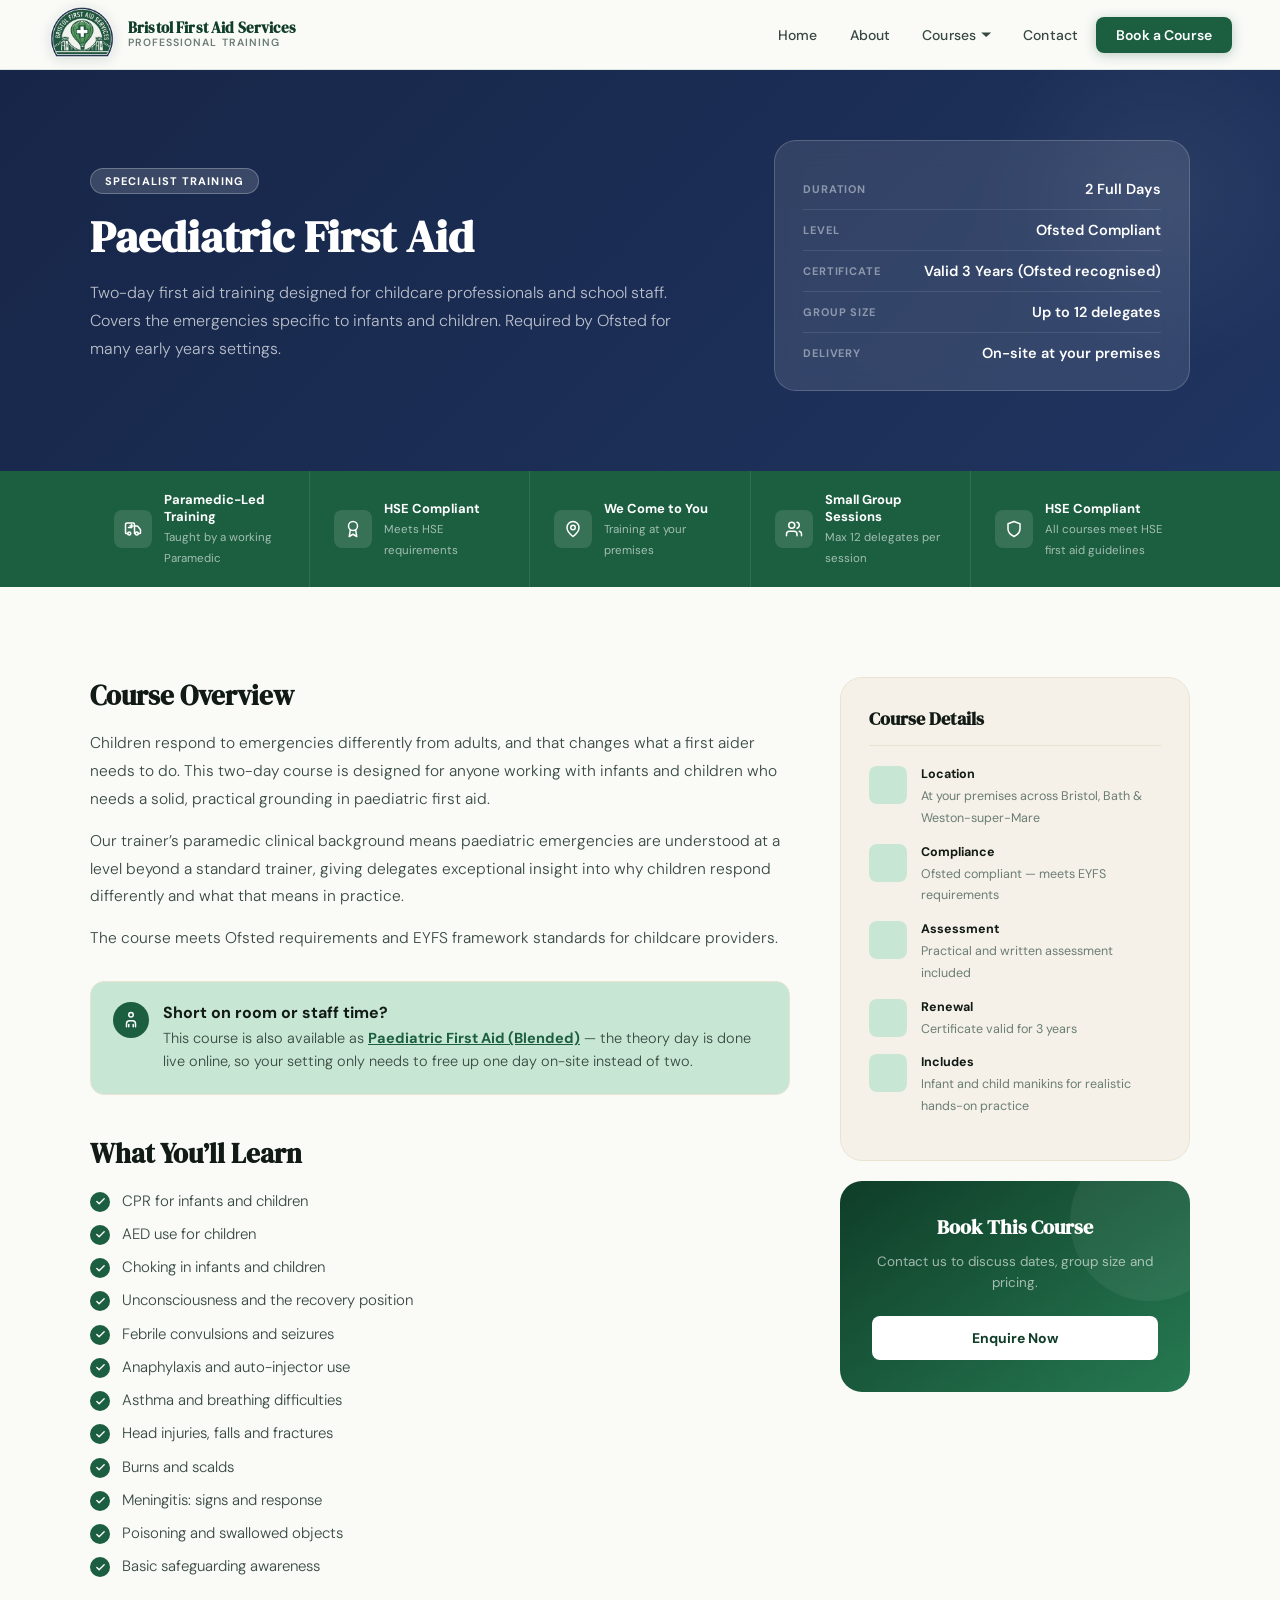
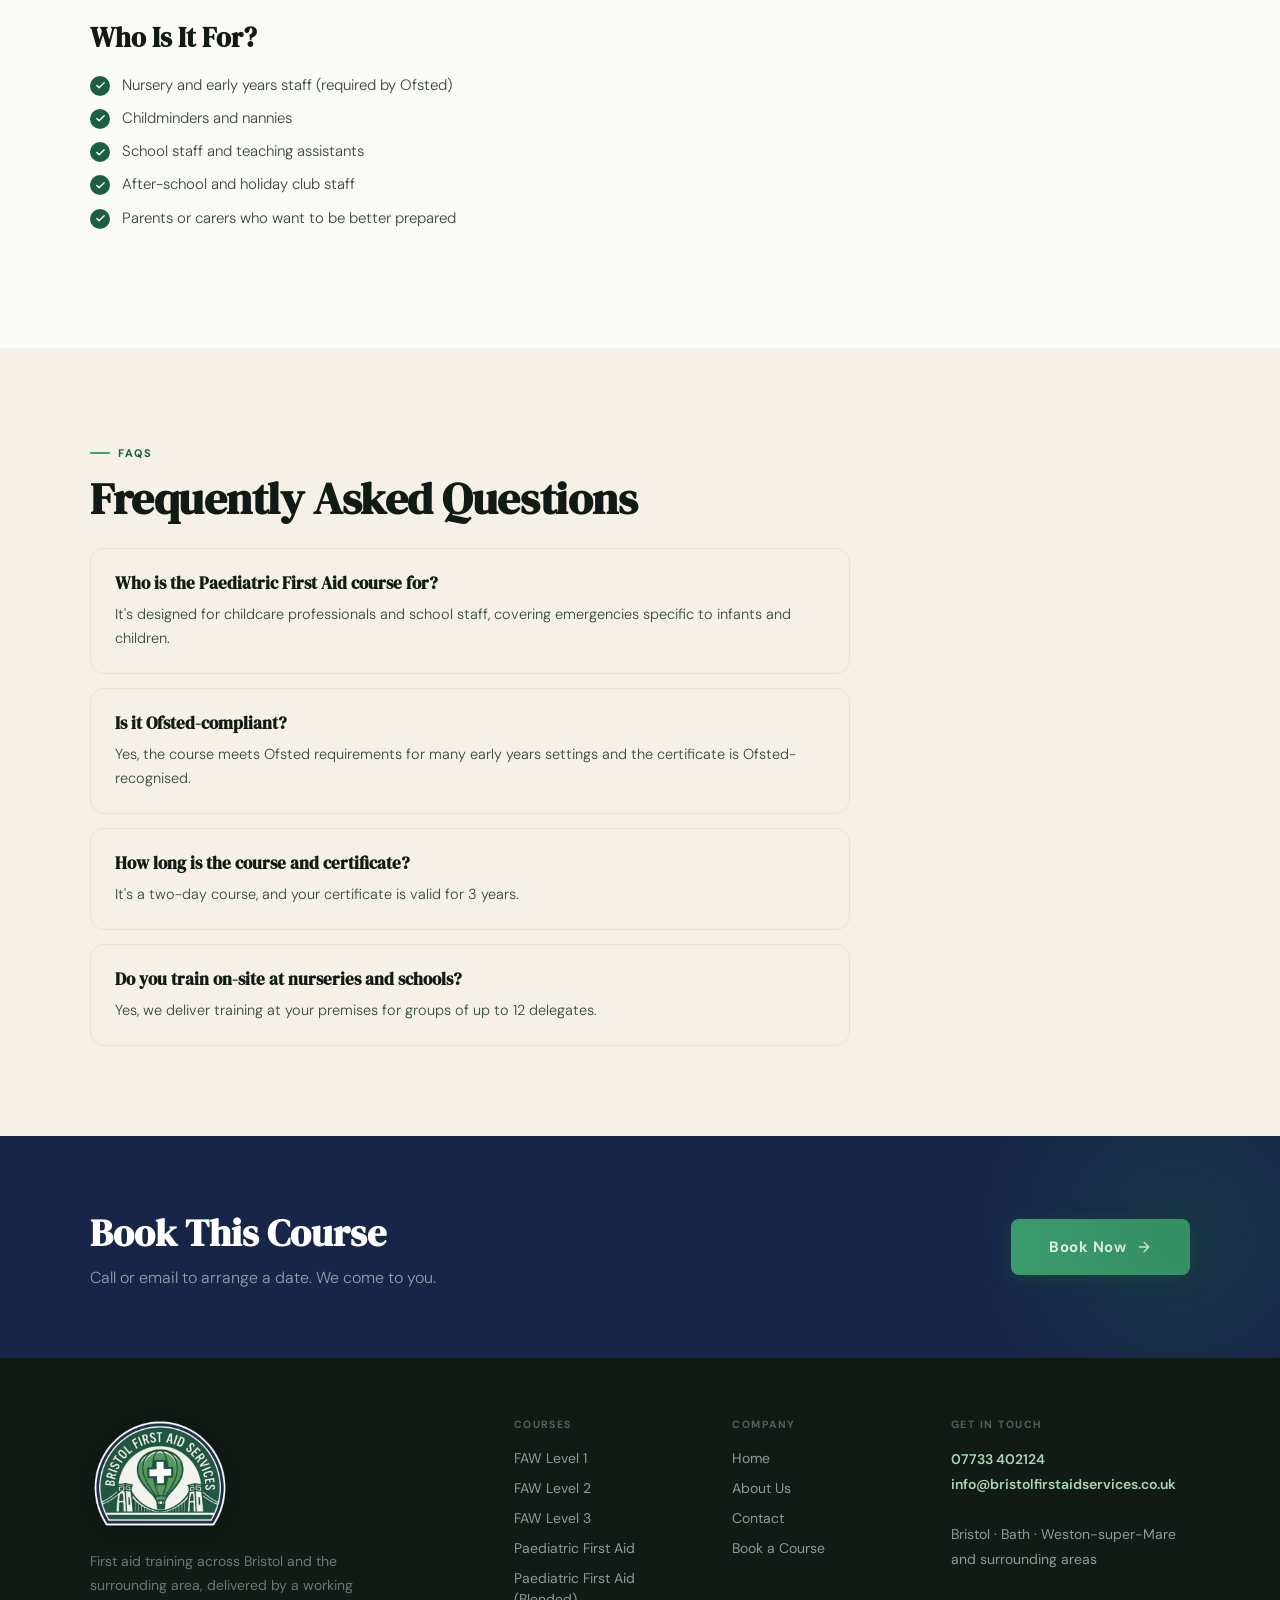
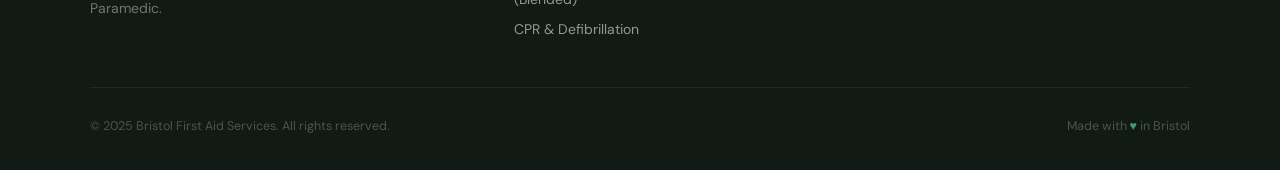
<file: paediatric.html>
<!DOCTYPE html>
<html lang="en">
<head>
<meta charset="UTF-8">
<meta name="viewport" content="width=device-width,initial-scale=1.0">
<meta name="description" content="Two-day Ofsted-compliant Paediatric First Aid course for nurseries, childminders and school staff, delivered on-site across Bristol by an HCPC-registered Paramedic.">
<title>Paediatric First Aid Course (Ofsted Compliant) | Bristol First Aid Services</title>
<link rel="canonical" href="https://bristolfirstaidservices.co.uk/paediatric.html">
<link rel="preconnect" href="https://fonts.googleapis.com">
<link rel="preconnect" href="https://fonts.gstatic.com" crossorigin>
<link href="https://fonts.googleapis.com/css2?family=DM+Serif+Display:ital@0;1&family=DM+Sans:opsz,wght@9..40,300;9..40,400;9..40,500;9..40,600;9..40,700&display=swap" rel="stylesheet">
<link rel="stylesheet" href="assets/style.css">
<script type="application/ld+json">
{
  "@context": "https://schema.org",
  "@type": "LocalBusiness",
  "@id": "https://bristolfirstaidservices.co.uk/#business",
  "name": "Bristol First Aid Services",
  "description": "On-site first aid training delivered by an HCPC-registered Paramedic, covering Bristol, Bath, Weston-super-Mare, North Somerset, South Gloucestershire and the surrounding area.",
  "url": "https://bristolfirstaidservices.co.uk/",
  "telephone": "+447733402124",
  "email": "info@bristolfirstaidservices.co.uk",
  "image": "https://bristolfirstaidservices.co.uk/assets/logo.png",
  "areaServed": [
    {"@type": "City", "name": "Bristol"},
    {"@type": "City", "name": "Bath"},
    {"@type": "City", "name": "Weston-super-Mare"},
    {"@type": "AdministrativeArea", "name": "North Somerset"},
    {"@type": "AdministrativeArea", "name": "South Gloucestershire"},
    {"@type": "City", "name": "Clevedon"},
    {"@type": "City", "name": "Portishead"},
    {"@type": "City", "name": "Keynsham"},
    {"@type": "City", "name": "Nailsea"}
  ],
  "founder": {
    "@type": "Person",
    "name": "Phil",
    "jobTitle": "HCPC-registered Paramedic and First Aid Trainer"
  }
}
</script>
<script type="application/ld+json">
{
  "@context": "https://schema.org",
  "@type": "Course",
  "name": "Paediatric First Aid",
  "description": "Two-day Ofsted-compliant Paediatric First Aid course for childcare professionals and school staff, covering emergencies specific to infants and children.",
  "provider": {"@type": "Organization", "name": "Bristol First Aid Services", "sameAs": "https://bristolfirstaidservices.co.uk/"},
  "hasCourseInstance": {"@type": "CourseInstance", "courseMode": "Onsite", "courseWorkload": "P2D"}
}
</script>
<script type="application/ld+json">
{
  "@context": "https://schema.org",
  "@type": "FAQPage",
  "mainEntity": [
    {"@type": "Question", "name": "Who is the Paediatric First Aid course for?", "acceptedAnswer": {"@type": "Answer", "text": "It's designed for childcare professionals and school staff, covering emergencies specific to infants and children."}},
    {"@type": "Question", "name": "Is it Ofsted-compliant?", "acceptedAnswer": {"@type": "Answer", "text": "Yes, the course meets Ofsted requirements for many early years settings and the certificate is Ofsted-recognised."}},
    {"@type": "Question", "name": "How long is the course and certificate?", "acceptedAnswer": {"@type": "Answer", "text": "It's a two-day course, and your certificate is valid for 3 years."}},
    {"@type": "Question", "name": "Do you train on-site at nurseries and schools?", "acceptedAnswer": {"@type": "Answer", "text": "Yes, we deliver training at your premises for groups of up to 12 delegates."}}
  ]
}
</script>
</head>
<body>
<svg xmlns="http://www.w3.org/2000/svg" style="display:none" aria-hidden="true">
<defs>
<symbol id="ico-shield" viewBox="0 0 24 24" fill="none" stroke="currentColor" stroke-width="2" stroke-linecap="round" stroke-linejoin="round"><path d="M12 22s8-4 8-10V5l-8-3-8 3v7c0 6 8 10 8 10z"/></symbol>
<symbol id="ico-cross" viewBox="0 0 24 24" fill="none" stroke="currentColor" stroke-width="2" stroke-linecap="round" stroke-linejoin="round"><rect x="9" y="2" width="6" height="20" rx="2"/><rect x="2" y="9" width="20" height="6" rx="2"/></symbol>
<symbol id="ico-brain" viewBox="0 0 24 24" fill="none" stroke="currentColor" stroke-width="2" stroke-linecap="round" stroke-linejoin="round"><path d="M12 5a3 3 0 1 0-5.997.125 4 4 0 0 0-2.526 5.77 4 4 0 0 0 .556 6.588A4 4 0 1 0 12 18Z"/><path d="M12 5a3 3 0 1 1 5.997.125 4 4 0 0 1 2.526 5.77 4 4 0 0 1-.556 6.588A4 4 0 1 1 12 18Z"/><path d="M15 13a4.5 4.5 0 0 1-3-4 4.5 4.5 0 0 1-3 4"/><path d="M17.599 6.5a3 3 0 0 0 .399-1.375"/><path d="M6.003 5.125A3 3 0 0 0 6.401 6.5"/><path d="M3.477 10.896a4 4 0 0 1 .585-.396"/><path d="M19.938 10.5a4 4 0 0 1 .585.396"/><path d="M6 18a4 4 0 0 1-1.967-.516"/><path d="M19.967 17.484A4 4 0 0 1 18 18"/></symbol>
<symbol id="ico-child" viewBox="0 0 24 24" fill="none" stroke="currentColor" stroke-width="2" stroke-linecap="round" stroke-linejoin="round"><circle cx="12" cy="5" r="3"/><path d="M6 21v-4a4 4 0 0 1 4-4h4a4 4 0 0 1 4 4v4"/><path d="M9 21v-3"/><path d="M15 21v-3"/></symbol>
<symbol id="ico-clock" viewBox="0 0 24 24" fill="none" stroke="currentColor" stroke-width="2" stroke-linecap="round" stroke-linejoin="round"><circle cx="12" cy="12" r="10"/><polyline points="12 6 12 12 16 14"/></symbol>
<symbol id="ico-award" viewBox="0 0 24 24" fill="none" stroke="currentColor" stroke-width="2" stroke-linecap="round" stroke-linejoin="round"><circle cx="12" cy="8" r="6"/><path d="M15.477 12.89 17 22l-5-3-5 3 1.523-9.11"/></symbol>
<symbol id="ico-pin" viewBox="0 0 24 24" fill="none" stroke="currentColor" stroke-width="2" stroke-linecap="round" stroke-linejoin="round"><path d="M20 10c0 6-8 12-8 12s-8-6-8-12a8 8 0 0 1 16 0Z"/><circle cx="12" cy="10" r="3"/></symbol>
<symbol id="ico-users" viewBox="0 0 24 24" fill="none" stroke="currentColor" stroke-width="2" stroke-linecap="round" stroke-linejoin="round"><path d="M16 21v-2a4 4 0 0 0-4-4H6a4 4 0 0 0-4 4v2"/><circle cx="9" cy="7" r="4"/><path d="M22 21v-2a4 4 0 0 0-3-3.87"/><path d="M16 3.13a4 4 0 0 1 0 7.75"/></symbol>
<symbol id="ico-refresh" viewBox="0 0 24 24" fill="none" stroke="currentColor" stroke-width="2" stroke-linecap="round" stroke-linejoin="round"><path d="M3 12a9 9 0 0 1 9-9 9.75 9.75 0 0 1 6.74 2.74L21 8"/><path d="M21 3v5h-5"/><path d="M21 12a9 9 0 0 1-9 9 9.75 9.75 0 0 1-6.74-2.74L3 16"/><path d="M8 16H3v5"/></symbol>
<symbol id="ico-ambulance" viewBox="0 0 24 24" fill="none" stroke="currentColor" stroke-width="2" stroke-linecap="round" stroke-linejoin="round"><path d="M10 10H6"/><path d="M14 18V6a2 2 0 0 0-2-2H4a2 2 0 0 0-2 2v11a1 1 0 0 0 1 1h2"/><path d="M19 18h2a1 1 0 0 0 1-1v-3.65a1 1 0 0 0-.22-.624l-3.48-4.35A1 1 0 0 0 17.52 8H14"/><circle cx="17" cy="18" r="2"/><circle cx="7" cy="18" r="2"/><path d="M8 8h4"/><path d="M10 6v4"/></symbol>
<symbol id="ico-check" viewBox="0 0 24 24" fill="none" stroke="currentColor" stroke-width="3" stroke-linecap="round" stroke-linejoin="round"><polyline points="20 6 9 17 4 12"/></symbol>
<symbol id="ico-phone" viewBox="0 0 24 24" fill="none" stroke="currentColor" stroke-width="2" stroke-linecap="round" stroke-linejoin="round"><path d="M22 16.92v3a2 2 0 0 1-2.18 2 19.79 19.79 0 0 1-8.63-3.07A19.5 19.5 0 0 1 4.99 13a19.79 19.79 0 0 1-3.07-8.67A2 2 0 0 1 3.9 2.18h3a2 2 0 0 1 2 1.72c.127.96.361 1.903.7 2.81a2 2 0 0 1-.45 2.11L8.09 9.91a16 16 0 0 0 6 6l1.09-1.09a2 2 0 0 1 2.11-.45c.907.339 1.85.573 2.81.7A2 2 0 0 1 22 16.92z"/></symbol>
<symbol id="ico-mail" viewBox="0 0 24 24" fill="none" stroke="currentColor" stroke-width="2" stroke-linecap="round" stroke-linejoin="round"><rect width="20" height="16" x="2" y="4" rx="2"/><path d="m22 7-8.97 5.7a1.94 1.94 0 0 1-2.06 0L2 7"/></symbol>
<symbol id="ico-arrow-right" viewBox="0 0 24 24" fill="none" stroke="currentColor" stroke-width="2" stroke-linecap="round" stroke-linejoin="round"><path d="M5 12h14"/><path d="m12 5 7 7-7 7"/></symbol>
<symbol id="ico-star" viewBox="0 0 24 24" fill="currentColor" stroke="none"><polygon points="12 2 15.09 8.26 22 9.27 17 14.14 18.18 21.02 12 17.77 5.82 21.02 7 14.14 2 9.27 8.91 8.26 12 2"/></symbol>
<symbol id="ico-settings" viewBox="0 0 24 24" fill="none" stroke="currentColor" stroke-width="2" stroke-linecap="round" stroke-linejoin="round"><path d="M12.22 2h-.44a2 2 0 0 0-2 2v.18a2 2 0 0 1-1 1.73l-.43.25a2 2 0 0 1-2 0l-.15-.08a2 2 0 0 0-2.73.73l-.22.38a2 2 0 0 0 .73 2.73l.15.1a2 2 0 0 1 1 1.72v.51a2 2 0 0 1-1 1.74l-.15.09a2 2 0 0 0-.73 2.73l.22.38a2 2 0 0 0 2.73.73l.15-.08a2 2 0 0 1 2 0l.43.25a2 2 0 0 1 1 1.73V20a2 2 0 0 0 2 2h.44a2 2 0 0 0 2-2v-.18a2 2 0 0 1 1-1.73l.43-.25a2 2 0 0 1 2 0l.15.08a2 2 0 0 0 2.73-.73l.22-.39a2 2 0 0 0-.73-2.73l-.15-.08a2 2 0 0 1-1-1.74v-.5a2 2 0 0 1 1-1.74l.15-.09a2 2 0 0 0 .73-2.73l-.22-.38a2 2 0 0 0-2.73-.73l-.15.08a2 2 0 0 1-2 0l-.43-.25a2 2 0 0 1-1-1.73V4a2 2 0 0 0-2-2z"/><circle cx="12" cy="12" r="3"/></symbol>
</defs>
</svg>
<nav id="main-nav">
  <a class="nav-logo" href="index.html">
    <picture><source srcset="assets/logo.webp" type="image/webp"><img src="assets/logo.png" alt="Bristol First Aid Services" width="200" height="164"></picture>
    <div class="nav-logo-text">
      <strong>Bristol First Aid Services</strong>
      <span>Professional Training</span>
    </div>
  </a>
  <ul class="nav-links">
    <li><a href="index.html">Home</a></li>
    <li><a href="about.html">About</a></li>
    <li class="dropdown">
      <a href="#" aria-haspopup="true">Courses</a>
      <ul class="dropdown-menu" role="menu">
        <li><a href="fa-level1.html" role="menuitem">
          <span class="menu-icon"><svg width="14" height="14" style="color:var(--forest)"><use href="#ico-cross"/></svg></span>
          First Aid at Work &mdash; Level 1
        </a></li>
        <li><a href="fa-level2.html" role="menuitem">
          <span class="menu-icon"><svg width="14" height="14" style="color:var(--forest)"><use href="#ico-cross"/></svg></span>
          First Aid at Work &mdash; Level 2
        </a></li>
        <li><a href="fa-level3.html" role="menuitem">
          <span class="menu-icon"><svg width="14" height="14" style="color:var(--forest)"><use href="#ico-cross"/></svg></span>
          First Aid at Work &mdash; Level 3
        </a></li>
        <li><a href="paediatric.html" role="menuitem">
          <span class="menu-icon"><svg width="14" height="14" style="color:var(--navy)"><use href="#ico-child"/></svg></span>
          Paediatric First Aid
        </a></li>
        <li><a href="paediatric-blended.html" role="menuitem">
          <span class="menu-icon"><svg width="14" height="14" style="color:var(--navy)"><use href="#ico-child"/></svg></span>
          Paediatric First Aid (Blended)
        </a></li>
        <li><a href="contact.html" role="menuitem">
          <span class="menu-icon"><svg width="14" height="14" style="color:var(--navy)"><use href="#ico-cross"/></svg></span>
          CPR &amp; Defibrillation Training
        </a></li>
      </ul>
    </li>
    <li><a href="contact.html">Contact</a></li>
    <li><a href="contact.html" class="nav-cta">Book a Course</a></li>
  </ul>
</nav>
<div class="page-wrap">
<div class="page-hero navy-hero">
  <div class="container">
    <div>
      <div class="page-hero-badge">Specialist Training</div>
      <h1>Paediatric First Aid</h1>
      <p class="page-hero-desc">Two-day first aid training designed for childcare professionals and school staff. Covers the emergencies specific to infants and children. Required by Ofsted for many early years settings.</p>
    </div>
      <div class="info-panel">
        <div class="info-row"><span class="info-label">Duration</span><span class="info-value">2 Full Days</span></div>
        <div class="info-row"><span class="info-label">Level</span><span class="info-value">Ofsted Compliant</span></div>
        <div class="info-row"><span class="info-label">Certificate</span><span class="info-value">Valid 3 Years (Ofsted recognised)</span></div>
        <div class="info-row"><span class="info-label">Group Size</span><span class="info-value">Up to 12 delegates</span></div>
        <div class="info-row"><span class="info-label">Delivery</span><span class="info-value">On-site at your premises</span></div>
      </div>
  </div>
</div>
<div class="trust-bar">
  <div class="trust-inner">
    <div class="trust-item">
      <div class="trust-icon-wrap"><svg width="18" height="18" style="color:white"><use href="#ico-ambulance"/></svg></div>
      <div><strong>Paramedic-Led Training</strong><span>Taught by a working Paramedic</span></div>
    </div>
    <div class="trust-item">
      <div class="trust-icon-wrap"><svg width="18" height="18" style="color:white"><use href="#ico-award"/></svg></div>
      <div><strong>HSE Compliant</strong><span>Meets HSE requirements</span></div>
    </div>
    <div class="trust-item">
      <div class="trust-icon-wrap"><svg width="18" height="18" style="color:white"><use href="#ico-pin"/></svg></div>
      <div><strong>We Come to You</strong><span>Training at your premises</span></div>
    </div>
    <div class="trust-item">
      <div class="trust-icon-wrap"><svg width="18" height="18" style="color:white"><use href="#ico-users"/></svg></div>
      <div><strong>Small Group Sessions</strong><span>Max 12 delegates per session</span></div>
    </div>
    <div class="trust-item">
      <div class="trust-icon-wrap"><svg width="18" height="18" style="color:white"><use href="#ico-shield"/></svg></div>
      <div><strong>HSE Compliant</strong><span>All courses meet HSE first aid guidelines</span></div>
    </div>
  </div>
</div>

<div class="section">
  <div class="container">
    <div class="course-layout">
      <div class="course-main fade-in">
        <h2>Course Overview</h2>
          <p>Children respond to emergencies differently from adults, and that changes what a first aider needs to do. This two-day course is designed for anyone working with infants and children who needs a solid, practical grounding in paediatric first aid.</p>
          <p>Our trainer&rsquo;s paramedic clinical background means paediatric emergencies are understood at a level beyond a standard trainer, giving delegates exceptional insight into why children respond differently and what that means in practice.</p>
          <p>The course meets Ofsted requirements and EYFS framework standards for childcare providers.</p>

        <div class="course-callout">
          <div class="callout-icon-wrap"><svg width="18" height="18" style="color:white"><use href="#ico-child"/></svg></div>
          <div>
            <strong>Short on room or staff time?</strong>
            <p>This course is also available as <a href="paediatric-blended.html">Paediatric First Aid (Blended)</a> &mdash; the theory day is done live online, so your setting only needs to free up one day on-site instead of two.</p>
          </div>
        </div>

        <h2>What You&rsquo;ll Learn</h2>
        <ul class="topic-list">
          <li>
            <div class="topic-check"><svg width="11" height="11" style="color:white"><use href="#ico-check"/></svg></div>
            CPR for infants and children
          </li>
          <li>
            <div class="topic-check"><svg width="11" height="11" style="color:white"><use href="#ico-check"/></svg></div>
            AED use for children
          </li>
          <li>
            <div class="topic-check"><svg width="11" height="11" style="color:white"><use href="#ico-check"/></svg></div>
            Choking in infants and children
          </li>
          <li>
            <div class="topic-check"><svg width="11" height="11" style="color:white"><use href="#ico-check"/></svg></div>
            Unconsciousness and the recovery position
          </li>
          <li>
            <div class="topic-check"><svg width="11" height="11" style="color:white"><use href="#ico-check"/></svg></div>
            Febrile convulsions and seizures
          </li>
          <li>
            <div class="topic-check"><svg width="11" height="11" style="color:white"><use href="#ico-check"/></svg></div>
            Anaphylaxis and auto-injector use
          </li>
          <li>
            <div class="topic-check"><svg width="11" height="11" style="color:white"><use href="#ico-check"/></svg></div>
            Asthma and breathing difficulties
          </li>
          <li>
            <div class="topic-check"><svg width="11" height="11" style="color:white"><use href="#ico-check"/></svg></div>
            Head injuries, falls and fractures
          </li>
          <li>
            <div class="topic-check"><svg width="11" height="11" style="color:white"><use href="#ico-check"/></svg></div>
            Burns and scalds
          </li>
          <li>
            <div class="topic-check"><svg width="11" height="11" style="color:white"><use href="#ico-check"/></svg></div>
            Meningitis: signs and response
          </li>
          <li>
            <div class="topic-check"><svg width="11" height="11" style="color:white"><use href="#ico-check"/></svg></div>
            Poisoning and swallowed objects
          </li>
          <li>
            <div class="topic-check"><svg width="11" height="11" style="color:white"><use href="#ico-check"/></svg></div>
            Basic safeguarding awareness
          </li>
        </ul>
        <h2>Who Is It For?</h2>
        <ul class="topic-list">
          <li>
            <div class="topic-check"><svg width="11" height="11" style="color:white"><use href="#ico-check"/></svg></div>
            Nursery and early years staff (required by Ofsted)
          </li>
          <li>
            <div class="topic-check"><svg width="11" height="11" style="color:white"><use href="#ico-check"/></svg></div>
            Childminders and nannies
          </li>
          <li>
            <div class="topic-check"><svg width="11" height="11" style="color:white"><use href="#ico-check"/></svg></div>
            School staff and teaching assistants
          </li>
          <li>
            <div class="topic-check"><svg width="11" height="11" style="color:white"><use href="#ico-check"/></svg></div>
            After-school and holiday club staff
          </li>
          <li>
            <div class="topic-check"><svg width="11" height="11" style="color:white"><use href="#ico-check"/></svg></div>
            Parents or carers who want to be better prepared
          </li>
        </ul>
      </div>
      <div class="sidebar-sticky fade-in-2">
        <div class="sidebar-panel">
          <h3>Course Details</h3>
            <div class="sidebar-item">
              <div class="sidebar-icon-wrap"><svg width="18" height="18" style="color:var(--forest)"><use href="#pin"/></svg></div>
              <div><strong>Location</strong><span>At your premises across Bristol, Bath &amp; Weston-super-Mare</span></div>
            </div>
            <div class="sidebar-item">
              <div class="sidebar-icon-wrap"><svg width="18" height="18" style="color:var(--forest)"><use href="#award"/></svg></div>
              <div><strong>Compliance</strong><span>Ofsted compliant &mdash; meets EYFS requirements</span></div>
            </div>
            <div class="sidebar-item">
              <div class="sidebar-icon-wrap"><svg width="18" height="18" style="color:var(--forest)"><use href="#check"/></svg></div>
              <div><strong>Assessment</strong><span>Practical and written assessment included</span></div>
            </div>
            <div class="sidebar-item">
              <div class="sidebar-icon-wrap"><svg width="18" height="18" style="color:var(--forest)"><use href="#refresh"/></svg></div>
              <div><strong>Renewal</strong><span>Certificate valid for 3 years</span></div>
            </div>
            <div class="sidebar-item">
              <div class="sidebar-icon-wrap"><svg width="18" height="18" style="color:var(--forest)"><use href="#child"/></svg></div>
              <div><strong>Includes</strong><span>Infant and child manikins for realistic hands-on practice</span></div>
            </div>
        </div>
        <div class="book-panel">
          <h3>Book This Course</h3>
          <p>Contact us to discuss dates, group size and pricing.</p>
          <a href="contact.html">Enquire Now</a>
        </div>
      </div>
    </div>
  </div>
</div>
<div class="section section-alt">
  <div class="container">
    <div class="eyebrow">FAQs</div>
    <h2 class="section-heading">Frequently Asked Questions</h2>
    <div class="faq-list">
      <div class="faq-item">
        <h3>Who is the Paediatric First Aid course for?</h3>
        <p>It's designed for childcare professionals and school staff, covering emergencies specific to infants and children.</p>
      </div>
      <div class="faq-item">
        <h3>Is it Ofsted-compliant?</h3>
        <p>Yes, the course meets Ofsted requirements for many early years settings and the certificate is Ofsted-recognised.</p>
      </div>
      <div class="faq-item">
        <h3>How long is the course and certificate?</h3>
        <p>It's a two-day course, and your certificate is valid for 3 years.</p>
      </div>
      <div class="faq-item">
        <h3>Do you train on-site at nurseries and schools?</h3>
        <p>Yes, we deliver training at your premises for groups of up to 12 delegates.</p>
      </div>
    </div>
  </div>
</div>
<div class="cta-strip">
  <div class="cta-inner">
    <div>
      <h2>Book This Course</h2>
      <p>Call or email to arrange a date. We come to you.</p>
    </div>
    <a href="contact.html" class="btn-cta">Book Now <svg width="16" height="16" style="color:white"><use href="#ico-arrow-right"/></svg></a>
  </div>
</div>
<footer>
  <div class="footer-grid">
    <div class="footer-brand">
      <picture><source srcset="assets/logo.webp" type="image/webp"><img src="assets/logo.png" alt="Bristol First Aid Services" width="200" height="164"></picture>
      <p>First aid training across Bristol and the surrounding area, delivered by a working Paramedic.</p>
    </div>
    <div>
      <h5>Courses</h5>
      <ul>
        <li><a href="fa-level1.html">FAW Level 1</a></li>
        <li><a href="fa-level2.html">FAW Level 2</a></li>
        <li><a href="fa-level3.html">FAW Level 3</a></li>
        <li><a href="paediatric.html">Paediatric First Aid</a></li>
        <li><a href="paediatric-blended.html">Paediatric First Aid (Blended)</a></li>
        <li><a href="contact.html">CPR &amp; Defibrillation</a></li>
      </ul>
    </div>
    <div>
      <h5>Company</h5>
      <ul>
        <li><a href="index.html">Home</a></li>
        <li><a href="about.html">About Us</a></li>
        <li><a href="contact.html">Contact</a></li>
        <li><a href="contact.html">Book a Course</a></li>
      </ul>
    </div>
    <div class="footer-contact">
      <h5>Get in Touch</h5>
      <p>
        <a href="tel:07733402124">07733 402124</a><br>
        <a href="mailto:info@bristolfirstaidservices.co.uk">info@bristolfirstaidservices.co.uk</a><br><br>
        Bristol &middot; Bath &middot; Weston-super-Mare<br>and surrounding areas
      </p>
    </div>
  </div>
  <div class="footer-bottom">
    <p>&copy; 2025 Bristol First Aid Services. All rights reserved.</p>
    <p>Made with <span>&hearts;</span> in Bristol</p>
  </div>
</footer>
<script src="assets/main.js"></script>
</body>
</html>
</file>
<file: assets/style.css>
/* ── TOKENS ── */
:root{
  --forest:#1B5E40;--forest-dark:#0F3D28;--forest-mid:#267A52;
  --forest-light:#3D9E6E;--forest-pale:#C8E6D4;
  --navy:#172648;--navy-mid:#1F3460;
  --cream:#F5F1E8;--cream-dark:#E9E3D2;--off-white:#FAFAF7;
  --white:#FFFFFF;--ink:#111A15;--ink-mid:#364840;--ink-light:#6B7D74;
  --accent:#A8D5B5;--gold:#C9A84C;
  --r-sm:8px;--r-md:14px;--r-lg:22px;--r-xl:32px;
  --sh-sm:0 2px 12px rgba(15,61,40,.08);
  --sh-md:0 8px 32px rgba(15,61,40,.14);
  --sh-lg:0 20px 60px rgba(15,61,40,.20);
  --ease:cubic-bezier(.22,.68,0,1.2);
}
*,*::before,*::after{box-sizing:border-box;margin:0;padding:0}
html{scroll-behavior:smooth}
body{font-family:'DM Sans',sans-serif;background:var(--off-white);color:var(--ink);overflow-x:hidden;-webkit-font-smoothing:antialiased}

/* ── NAV ── */
nav{position:fixed;top:0;left:0;right:0;z-index:1000;height:70px;display:flex;align-items:center;justify-content:space-between;padding:0 48px;background:rgba(250,250,247,.95);backdrop-filter:blur(18px);-webkit-backdrop-filter:blur(18px);border-bottom:1px solid rgba(27,94,64,.12);transition:box-shadow .3s}
nav.scrolled{box-shadow:0 2px 30px rgba(15,61,40,.12)}
.nav-logo{display:flex;align-items:center;gap:12px;text-decoration:none}
.nav-logo img{height:54px;width:auto;filter:drop-shadow(0 2px 6px rgba(15,61,40,.15))}
.nav-logo-text{display:flex;flex-direction:column;line-height:1.1}
.nav-logo-text strong{font-family:'DM Serif Display',serif;font-size:15px;color:var(--forest-dark);letter-spacing:.01em}
.nav-logo-text span{font-size:10.5px;font-weight:600;letter-spacing:.1em;text-transform:uppercase;color:var(--ink-light)}
.nav-links{display:flex;align-items:center;gap:4px;list-style:none}
.nav-links a{text-decoration:none;font-size:14px;font-weight:500;color:var(--ink-mid);padding:8px 14px;border-radius:var(--r-sm);transition:all .2s;letter-spacing:.01em}
.nav-links a:hover{background:var(--cream);color:var(--forest)}
.nav-links a.active-link{color:var(--forest);font-weight:700}

/* Dropdown — fixed hover gap so menu doesn't vanish */
.dropdown{position:relative}
.dropdown>a{display:flex;align-items:center;gap:5px;cursor:pointer}
.dropdown>a::after{content:'';width:10px;height:10px;flex-shrink:0;background:currentColor;clip-path:polygon(0 30%,100% 30%,50% 75%);transition:transform .2s}
/* Invisible bridge between button and menu */
.dropdown::after{content:'';position:absolute;top:100%;left:0;width:100%;height:12px;z-index:999}
.dropdown:hover>a::after{transform:rotate(180deg)}
.dropdown-menu{display:none;position:absolute;top:calc(100% + 10px);left:0;background:var(--white);border:1px solid var(--cream-dark);border-radius:var(--r-md);box-shadow:var(--sh-lg);min-width:270px;padding:8px;z-index:1001}
.dropdown:hover .dropdown-menu{display:block;animation:menuIn .18s var(--ease)}
@keyframes menuIn{from{opacity:0;transform:translateY(-6px)}to{opacity:1;transform:translateY(0)}}
.dropdown-menu a{display:flex;align-items:center;gap:10px;padding:10px 14px;border-radius:var(--r-sm);font-size:13.5px;color:var(--ink-mid)}
.dropdown-menu a:hover{background:var(--cream);color:var(--forest)}
.menu-icon{width:28px;height:28px;background:var(--cream);border-radius:6px;display:flex;align-items:center;justify-content:center;flex-shrink:0;transition:background .2s}
.dropdown-menu a:hover .menu-icon{background:var(--forest-pale)}
.nav-cta{background:var(--forest)!important;color:var(--white)!important;padding:9px 20px!important;border-radius:var(--r-sm)!important;font-weight:600!important;transition:background .2s,transform .15s,box-shadow .2s!important;box-shadow:0 2px 12px rgba(27,94,64,.3)}
.nav-cta:hover{background:var(--forest-dark)!important;transform:translateY(-1px);box-shadow:0 6px 20px rgba(27,94,64,.4)!important}

/* ── TRUST BAR ── */
.trust-bar{background:var(--forest);padding:0 48px}
.trust-inner{max-width:1100px;margin:0 auto;display:flex;align-items:stretch}
.trust-item{flex:1;display:flex;align-items:center;gap:12px;padding:20px 24px;border-right:1px solid rgba(255,255,255,.1);transition:background .2s}
.trust-item:last-child{border-right:none}
.trust-item:hover{background:rgba(255,255,255,.06)}
.trust-icon-wrap{width:38px;height:38px;flex-shrink:0;background:rgba(255,255,255,.12);border-radius:var(--r-sm);display:flex;align-items:center;justify-content:center}
.trust-item strong{display:block;font-size:13px;font-weight:700;color:var(--white)}
.trust-item span{font-size:11.5px;color:rgba(255,255,255,.6)}

/* ── SHARED LAYOUT ── */
.page-wrap{padding-top:70px;min-height:100vh}
.section{padding:90px 48px}
/* Home page sections — zero top padding, content sits tight */
.section-home{padding-top:40px}
.section-alt{background:var(--cream)}
.section-dark{background:var(--navy)}
.container{max-width:1100px;margin:0 auto}
.eyebrow{display:inline-flex;align-items:center;gap:8px;font-size:11px;font-weight:700;letter-spacing:.14em;text-transform:uppercase;color:var(--forest);margin-bottom:14px}
.eyebrow::before{content:'';width:20px;height:2px;background:var(--forest-light);border-radius:2px}
.eyebrow.light{color:var(--accent)}
.eyebrow.light::before{background:var(--accent)}
.section-heading{font-family:'DM Serif Display',serif;font-size:clamp(2rem,3.5vw,2.8rem);line-height:1.12;letter-spacing:-.01em;color:var(--ink);margin-bottom:16px}
.section-heading.light{color:var(--white)}
.section-lead{font-size:17px;color:var(--ink-light);line-height:1.75;max-width:580px;font-weight:300}
.section-lead.light{color:rgba(255,255,255,.65)}

/* ── PAGE HERO (inner pages) ── */
.page-hero{position:relative;overflow:hidden;padding:70px 48px 80px}
.page-hero.forest-hero{background:linear-gradient(135deg,var(--forest-dark) 0%,var(--forest-mid) 100%)}
.page-hero.navy-hero{background:linear-gradient(135deg,var(--navy) 0%,var(--navy-mid) 100%)}
.page-hero::after{content:'';position:absolute;top:-60px;right:-60px;width:360px;height:360px;border-radius:50%;z-index:0;background:radial-gradient(circle,rgba(255,255,255,.06),transparent 70%)}
.page-hero .container{position:relative;z-index:1;display:grid;grid-template-columns:3fr 2fr;gap:60px;align-items:center}
.page-hero-badge{display:inline-block;background:rgba(255,255,255,.15);border:1px solid rgba(255,255,255,.25);color:var(--white);font-size:11px;font-weight:700;letter-spacing:.1em;text-transform:uppercase;padding:5px 14px;border-radius:100px;margin-bottom:18px}
.page-hero h1{font-family:'DM Serif Display',serif;font-size:clamp(1.9rem,3.5vw,2.9rem);color:var(--white);margin-bottom:16px;line-height:1.12}
.page-hero-desc{font-size:16px;color:rgba(255,255,255,.7);line-height:1.75;font-weight:300}
.info-panel{background:rgba(255,255,255,.1);border:1px solid rgba(255,255,255,.18);border-radius:var(--r-lg);padding:28px;backdrop-filter:blur(12px)}
.info-row{display:flex;justify-content:space-between;align-items:center;padding:11px 0;border-bottom:1px solid rgba(255,255,255,.1)}
.info-row:last-child{border-bottom:none;padding-bottom:0}
.info-label{font-size:11px;font-weight:700;color:rgba(255,255,255,.45);text-transform:uppercase;letter-spacing:.08em}
.info-value{font-size:14.5px;font-weight:600;color:var(--white)}

/* ── COURSE BODY ── */
.course-layout{display:grid;grid-template-columns:2fr 1fr;gap:50px}
.course-main h2{font-family:'DM Serif Display',serif;font-size:1.7rem;color:var(--ink);margin-bottom:16px;margin-top:40px}
.course-main h2:first-child{margin-top:0}
.course-main p{font-size:15.5px;color:var(--ink-mid);line-height:1.8;margin-bottom:14px;font-weight:300}
.topic-list{list-style:none;display:flex;flex-direction:column;gap:10px;margin:18px 0 28px}
.topic-list li{display:flex;align-items:flex-start;gap:12px;font-size:15px;color:var(--ink-mid);line-height:1.55;font-weight:300}
.topic-check{width:20px;height:20px;flex-shrink:0;margin-top:2px;background:var(--forest);border-radius:50%;display:flex;align-items:center;justify-content:center}
.sidebar-sticky{position:sticky;top:90px;display:flex;flex-direction:column;gap:20px}
.sidebar-panel{background:var(--cream);border-radius:var(--r-lg);padding:28px;border:1px solid var(--cream-dark)}
.sidebar-panel h3{font-family:'DM Serif Display',serif;font-size:18px;color:var(--ink);margin-bottom:20px;padding-bottom:14px;border-bottom:1px solid var(--cream-dark)}
.sidebar-item{display:flex;gap:14px;margin-bottom:16px;align-items:flex-start}
.sidebar-icon-wrap{width:38px;height:38px;flex-shrink:0;background:var(--forest-pale);border-radius:var(--r-sm);display:flex;align-items:center;justify-content:center}
.sidebar-item strong{font-size:12.5px;display:block;color:var(--ink);margin-bottom:2px;font-weight:700}
.sidebar-item span{font-size:12.5px;color:var(--ink-light);line-height:1.5}
.book-panel{background:linear-gradient(145deg,var(--forest-dark),var(--forest-mid));border-radius:var(--r-lg);padding:32px;text-align:center;overflow:hidden;position:relative}
.book-panel::before{content:'';position:absolute;top:-40px;right:-40px;width:160px;height:160px;border-radius:50%;background:rgba(255,255,255,.06)}
.book-panel h3{font-family:'DM Serif Display',serif;font-size:20px;color:var(--white);margin-bottom:10px;position:relative}
.book-panel p{font-size:13.5px;color:rgba(255,255,255,.6);margin-bottom:22px;position:relative;line-height:1.6}
.book-panel a{display:block;background:var(--white);color:var(--forest-dark);padding:13px 24px;border-radius:var(--r-sm);font-size:14px;font-weight:700;text-decoration:none;transition:all .2s;position:relative}
.book-panel a:hover{background:var(--cream)}

/* ── CTA STRIP ── */
.cta-strip{background:var(--navy);padding:70px 48px;position:relative;overflow:hidden}
.cta-strip::before{content:'';position:absolute;top:-100px;right:-100px;width:400px;height:400px;border-radius:50%;background:radial-gradient(circle,rgba(27,94,64,.25),transparent 70%)}
.cta-inner{max-width:1100px;margin:0 auto;display:flex;align-items:center;justify-content:space-between;gap:40px}
.cta-strip h2{font-family:'DM Serif Display',serif;font-size:clamp(1.8rem,3vw,2.4rem);color:var(--white);margin-bottom:8px}
.cta-strip p{color:rgba(255,255,255,.55);font-size:16px;font-weight:300}
.btn-cta{flex-shrink:0;background:var(--forest-light);color:var(--white);padding:16px 36px;border-radius:var(--r-sm);font-size:15px;font-weight:700;letter-spacing:.03em;text-decoration:none;border:2px solid var(--forest-light);transition:all .22s;display:inline-flex;align-items:center;gap:10px;box-shadow:0 4px 20px rgba(27,94,64,.4)}
.btn-cta:hover{background:transparent;color:var(--white);border-color:var(--white)}

/* ── FOOTER ── */
footer{background:var(--ink);padding:60px 48px 36px}
.footer-grid{max-width:1100px;margin:0 auto;display:grid;grid-template-columns:2.2fr 1fr 1fr 1.4fr;gap:48px;padding-bottom:48px;border-bottom:1px solid rgba(255,255,255,.07)}
.footer-brand img{width:140px;height:auto;margin-bottom:16px;filter:drop-shadow(0 2px 8px rgba(0,0,0,.25))}
.footer-brand p{font-size:14px;color:rgba(255,255,255,.4);line-height:1.7;max-width:280px}
footer h5{font-size:10.5px;font-weight:700;letter-spacing:.14em;text-transform:uppercase;color:rgba(255,255,255,.3);margin-bottom:16px}
footer ul{list-style:none;display:flex;flex-direction:column;gap:9px}
footer ul a{text-decoration:none;font-size:14px;color:rgba(255,255,255,.55);transition:color .2s}
footer ul a:hover{color:var(--accent)}
.footer-contact p{font-size:14px;color:rgba(255,255,255,.55);line-height:1.8}
.footer-contact a{color:var(--accent);text-decoration:none;font-weight:600;transition:color .2s}
.footer-contact a:hover{color:var(--white)}
.footer-bottom{max-width:1100px;margin:30px auto 0;display:flex;justify-content:space-between;align-items:center}
.footer-bottom p{font-size:12.5px;color:rgba(255,255,255,.25)}
.footer-bottom span{color:var(--forest-light)}

/* ── WHY CARDS ── */
.why-layout{display:grid;grid-template-columns:1fr 1fr;gap:70px;align-items:center;margin-top:60px}
.why-cards{display:flex;flex-direction:column;gap:14px}
.why-card{display:flex;gap:18px;align-items:flex-start;padding:22px 24px;background:var(--white);border:1px solid var(--cream-dark);border-radius:var(--r-md);transition:all .22s}
.why-card:hover{border-color:var(--forest-pale);box-shadow:var(--sh-md);transform:translateX(4px)}
.why-card-icon{width:46px;height:46px;flex-shrink:0;background:linear-gradient(135deg,var(--forest),var(--forest-mid));border-radius:var(--r-sm);display:flex;align-items:center;justify-content:center;box-shadow:0 4px 12px rgba(27,94,64,.25)}
.why-card h4{font-size:15px;font-weight:700;margin-bottom:4px;color:var(--ink)}
.why-card p{font-size:13.5px;color:var(--ink-light);line-height:1.65}
.why-card-panel{position:relative;background:linear-gradient(145deg,var(--forest-dark) 0%,var(--forest-mid) 100%);border-radius:var(--r-xl);padding:48px 44px;overflow:hidden;box-shadow:var(--sh-lg)}
.why-panel-pattern{position:absolute;inset:0;z-index:0;background-image:repeating-linear-gradient(-45deg,rgba(255,255,255,.025) 0px,rgba(255,255,255,.025) 1px,transparent 1px,transparent 20px)}
.why-panel-content{position:relative;z-index:1}
.why-logo{width:150px;height:auto;margin-bottom:28px;filter:drop-shadow(0 4px 16px rgba(0,0,0,.3))}
.why-quote{font-family:'DM Serif Display',serif;font-size:20px;font-style:italic;color:rgba(255,255,255,.92);line-height:1.5;margin-bottom:20px}
.why-cite{font-size:12px;font-weight:600;letter-spacing:.1em;text-transform:uppercase;color:rgba(255,255,255,.45)}
.why-badge{display:inline-flex;align-items:center;gap:8px;margin-top:28px;background:rgba(255,255,255,.1);border:1px solid rgba(255,255,255,.18);border-radius:var(--r-sm);padding:10px 16px}
.why-badge span{font-size:13px;font-weight:600;color:rgba(255,255,255,.85)}

/* ── COURSE CARDS ── */
.courses-grid{display:grid;grid-template-columns:repeat(3,1fr);gap:20px;margin-top:54px}
.course-card{position:relative;overflow:hidden;background:var(--white);border:1px solid var(--cream-dark);border-radius:var(--r-lg);cursor:pointer;text-decoration:none;color:inherit;display:flex;flex-direction:column;transition:transform .28s var(--ease),box-shadow .28s}
.course-card:hover{transform:translateY(-6px);box-shadow:var(--sh-lg)}
.card-stripe{height:5px;background:linear-gradient(90deg,var(--forest),var(--forest-light));border-radius:var(--r-lg) var(--r-lg) 0 0}
.card-stripe.navy-stripe{background:linear-gradient(90deg,var(--navy),var(--navy-mid))}
.card-body{padding:28px 28px 24px;flex:1;display:flex;flex-direction:column}
.card-icon-wrap{width:52px;height:52px;background:var(--cream);border-radius:var(--r-md);display:flex;align-items:center;justify-content:center;margin-bottom:18px;transition:background .2s}
.course-card:hover .card-icon-wrap{background:var(--forest-pale)}
.card-body h3{font-family:'DM Serif Display',serif;font-size:22px;line-height:1.2;color:var(--ink);margin-bottom:10px}
.card-body p{font-size:14px;color:var(--ink-light);line-height:1.7;margin-bottom:20px;flex:1}
.card-meta{display:flex;align-items:center;justify-content:space-between;padding-top:18px;border-top:1px solid var(--cream-dark)}
.card-duration{display:inline-flex;align-items:center;gap:6px;font-size:12px;font-weight:600;color:var(--ink-mid);background:var(--cream);padding:5px 12px;border-radius:100px;letter-spacing:.03em}
.card-arrow{width:32px;height:32px;background:var(--forest);border-radius:50%;display:flex;align-items:center;justify-content:center;transition:transform .2s,background .2s;flex-shrink:0}
.course-card:hover .card-arrow{transform:translateX(3px);background:var(--forest-dark)}

/* ── AREAS ── */
.areas-grid{display:grid;grid-template-columns:repeat(5,1fr);gap:12px;margin-top:40px}
.area-card{background:var(--white);border:1.5px solid var(--cream-dark);border-radius:var(--r-md);padding:20px 16px;text-align:center;transition:all .22s}
.area-card:hover{border-color:var(--forest-light);background:var(--forest-pale);transform:translateY(-3px);box-shadow:var(--sh-sm)}
.area-icon-wrap{width:40px;height:40px;margin:0 auto 10px;background:var(--cream);border-radius:var(--r-sm);display:flex;align-items:center;justify-content:center}
.area-card:hover .area-icon-wrap{background:rgba(255,255,255,.7)}
.area-card span{display:block;font-size:13px;font-weight:600;color:var(--ink-mid)}

/* ── ABOUT ── */
.about-grid{display:grid;grid-template-columns:3fr 2fr;gap:64px;align-items:start}
.about-text p{font-size:16px;color:var(--ink-mid);line-height:1.85;margin-bottom:20px;font-weight:300}
.about-text h2{font-family:'DM Serif Display',serif;font-size:1.7rem;color:var(--ink);margin:40px 0 16px}
.values-grid3{display:grid;grid-template-columns:repeat(3,1fr);gap:16px;margin-top:10px}
.val-card{background:var(--cream);border:1px solid var(--cream-dark);border-radius:var(--r-md);padding:24px 20px;text-align:center;transition:all .22s}
.val-card:hover{box-shadow:var(--sh-md);transform:translateY(-3px)}
.val-icon{width:44px;height:44px;margin:0 auto 12px;background:var(--forest-pale);border-radius:var(--r-sm);display:flex;align-items:center;justify-content:center}
.val-card h4{font-family:'DM Serif Display',serif;font-size:16px;margin-bottom:6px}
.val-card p{font-size:13px;color:var(--ink-light);line-height:1.6}
.phil-card{background:linear-gradient(145deg,var(--forest-dark),var(--forest-mid));border-radius:var(--r-xl);padding:40px 36px;position:sticky;top:90px;overflow:hidden}
.phil-card::before{content:'';position:absolute;bottom:-60px;right:-60px;width:200px;height:200px;border-radius:50%;background:rgba(255,255,255,.06)}
.phil-logo{width:120px;height:auto;margin-bottom:24px;position:relative;z-index:1;filter:drop-shadow(0 4px 12px rgba(0,0,0,.3))}
.phil-card h3{font-family:'DM Serif Display',serif;font-size:22px;color:var(--white);margin-bottom:4px;position:relative;z-index:1}
.phil-role{font-size:11px;font-weight:700;letter-spacing:.1em;text-transform:uppercase;color:rgba(255,255,255,.45);margin-bottom:22px;position:relative;z-index:1;display:block}
.phil-card p{font-size:14px;color:rgba(255,255,255,.7);line-height:1.75;margin-bottom:14px;font-weight:300;position:relative;z-index:1}
.cred-list{list-style:none;display:flex;flex-direction:column;gap:9px;position:relative;z-index:1}
.cred-list li{display:flex;align-items:center;gap:10px;font-size:13.5px;color:rgba(255,255,255,.78)}
.cred-check{width:18px;height:18px;flex-shrink:0;background:rgba(255,255,255,.15);border-radius:50%;display:flex;align-items:center;justify-content:center}

/* ── CONTACT ── */
.contact-grid{display:grid;grid-template-columns:3fr 2fr;gap:60px}
.contact-form{display:flex;flex-direction:column;gap:18px}
.form-row{display:grid;grid-template-columns:1fr 1fr;gap:18px}
.form-group{display:flex;flex-direction:column;gap:7px}
.form-group label{font-size:12.5px;font-weight:700;color:var(--ink);letter-spacing:.04em;text-transform:uppercase}
.form-group input,.form-group select,.form-group textarea{padding:13px 16px;border:2px solid var(--cream-dark);border-radius:var(--r-sm);font-size:15px;font-family:inherit;background:var(--white);color:var(--ink);transition:border-color .2s,box-shadow .2s;outline:none}
.form-group input:focus,.form-group select:focus,.form-group textarea:focus{border-color:var(--forest);box-shadow:0 0 0 3px rgba(27,94,64,.1)}
.form-group textarea{height:130px;resize:vertical}
.submit-btn{background:var(--forest);color:var(--white);padding:14px 36px;border:none;border-radius:var(--r-sm);font-size:15px;font-weight:700;cursor:pointer;font-family:inherit;letter-spacing:.03em;transition:all .2s;align-self:flex-start;display:flex;align-items:center;gap:10px;box-shadow:0 4px 16px rgba(27,94,64,.3)}
.submit-btn:hover{background:var(--forest-dark);transform:translateY(-1px)}
.contact-info-stack{display:flex;flex-direction:column;gap:16px}
.ci-card{background:var(--cream);border-radius:var(--r-md);padding:22px 24px;border:1px solid var(--cream-dark);transition:box-shadow .2s}
.ci-card:hover{box-shadow:var(--sh-sm)}
.ci-card-header{display:flex;align-items:center;gap:10px;margin-bottom:10px}
.ci-icon{width:32px;height:32px;background:var(--forest-pale);border-radius:8px;display:flex;align-items:center;justify-content:center;flex-shrink:0}
.ci-card h4{font-size:12px;font-weight:700;letter-spacing:.1em;text-transform:uppercase;color:var(--forest)}
.ci-card p{font-size:14.5px;color:var(--ink-mid);line-height:1.65}
.ci-card a{color:var(--forest);text-decoration:none;font-weight:600}
.ci-dark{background:linear-gradient(135deg,var(--forest-dark),var(--forest-mid));border:none}
.ci-dark h4{color:rgba(255,255,255,.5)}
.ci-dark p{color:rgba(255,255,255,.75)}
.ci-dark .ci-icon{background:rgba(255,255,255,.12)}
#success-msg{display:none;background:var(--cream);border:2px solid var(--forest);border-radius:var(--r-md);padding:28px}
#success-msg h3{font-family:'DM Serif Display',serif;font-size:22px;color:var(--forest);margin-bottom:8px}
#success-msg p{font-size:15px;color:var(--ink-mid);line-height:1.6}
#form-error-msg{display:none;background:#FBEAE9;border:2px solid #B3261E;border-radius:var(--r-md);padding:28px;margin-top:18px}
#form-error-msg h3{font-family:'DM Serif Display',serif;font-size:22px;color:#B3261E;margin-bottom:8px}
#form-error-msg p{font-size:15px;color:var(--ink-mid);line-height:1.6}
#form-error-msg a{color:#B3261E;font-weight:700}

/* ── HOME HERO ── */
.hero{position:relative;overflow:hidden;background:var(--forest-dark);padding:0 48px;min-height:480px;display:flex;align-items:stretch}
.hero-mesh{position:absolute;inset:0;z-index:0;background:radial-gradient(ellipse 80% 60% at 20% 50%,rgba(38,122,82,.6) 0%,transparent 60%),radial-gradient(ellipse 50% 80% at 80% 20%,rgba(23,38,72,.8) 0%,transparent 50%),radial-gradient(ellipse 60% 50% at 60% 80%,rgba(15,61,40,.9) 0%,transparent 60%);animation:meshShift 10s ease-in-out infinite alternate}
@keyframes meshShift{0%{filter:hue-rotate(0deg) brightness(1)}100%{filter:hue-rotate(8deg) brightness(1.08)}}
.hero-grid{position:absolute;inset:0;z-index:1;background-image:linear-gradient(rgba(255,255,255,.03) 1px,transparent 1px),linear-gradient(90deg,rgba(255,255,255,.03) 1px,transparent 1px);background-size:60px 60px}
.hero-cross{position:absolute;right:-80px;top:-80px;z-index:1;width:500px;height:500px;opacity:.04}
.hero-inner{position:relative;z-index:2;max-width:1100px;margin:0 auto;width:100%;display:grid;grid-template-columns:1fr 400px;gap:60px;align-items:center}
.hero-content{padding:60px 0}
.hero-pill{display:inline-flex;align-items:center;gap:8px;background:rgba(255,255,255,.12);border:1px solid rgba(255,255,255,.22);color:var(--accent);font-size:11.5px;font-weight:600;letter-spacing:.1em;text-transform:uppercase;padding:6px 14px;border-radius:100px;margin-bottom:20px;backdrop-filter:blur(6px)}
.hero-pill-dot{width:6px;height:6px;border-radius:50%;background:var(--accent);box-shadow:0 0 8px var(--accent);animation:pulse 2s ease-in-out infinite}
@keyframes pulse{0%,100%{opacity:1}50%{opacity:.4}}
.hero h1{font-family:'DM Serif Display',serif;font-size:clamp(2.2rem,4.5vw,3.4rem);color:var(--white);line-height:1.08;margin-bottom:16px;letter-spacing:-.01em}
.hero h1 em{color:var(--accent);font-style:italic}
.hero-desc{font-size:16px;color:rgba(255,255,255,.72);line-height:1.7;max-width:520px;margin-bottom:30px;font-weight:300}
.hero-btns{display:flex;gap:14px;flex-wrap:wrap}
.btn-hero-primary{background:var(--white);color:var(--forest-dark);padding:14px 28px;border-radius:var(--r-sm);font-size:15px;font-weight:700;text-decoration:none;letter-spacing:.02em;transition:all .22s;display:inline-flex;align-items:center;gap:8px;box-shadow:0 4px 20px rgba(0,0,0,.2)}
.btn-hero-primary:hover{background:var(--cream);transform:translateY(-2px);box-shadow:0 8px 30px rgba(0,0,0,.3)}
.btn-hero-outline{background:transparent;color:var(--white);padding:14px 28px;border-radius:var(--r-sm);font-size:15px;font-weight:600;text-decoration:none;letter-spacing:.02em;transition:all .22s;border:1.5px solid rgba(255,255,255,.4);display:inline-flex;align-items:center;gap:8px}
.btn-hero-outline:hover{border-color:var(--white);background:rgba(255,255,255,.1)}
/* Logo column — true vertical centre, fills column width */
.hero-logo-col{display:flex;align-items:center;justify-content:center}
.hero-logo-col picture{display:block;line-height:0;font-size:0;width:100%}
.hero-logo-col img{display:block;width:100%;height:auto;filter:drop-shadow(0 10px 36px rgba(0,0,0,.5));animation:logoRise .9s var(--ease) .2s both}
@keyframes logoRise{from{opacity:0;transform:translateY(20px)}to{opacity:1;transform:translateY(0)}}

/* ── FADE IN ── */
@keyframes fadeUp{from{opacity:0;transform:translateY(18px)}to{opacity:1;transform:translateY(0)}}
.fade-in{animation:fadeUp .5s var(--ease) both}
.fade-in-2{animation:fadeUp .5s var(--ease) .1s both}
.fade-in-3{animation:fadeUp .5s var(--ease) .2s both}

/* ── RESPONSIVE ── */
@media(max-width:960px){
  nav{padding:0 20px}
  .nav-links{display:none}
  .hero{padding:0 24px;min-height:auto}
  .hero-inner{grid-template-columns:1fr;gap:0}
  .hero-logo-col{order:-1;padding:32px 0 16px;display:flex;justify-content:center}
  .hero-logo-col picture{width:auto}
  .hero-logo-col img{width:200px;margin:0 auto}
  .hero-content{padding:0 0 40px}
  .trust-inner{flex-wrap:wrap}
  .trust-item{flex:1 1 50%;border-right:none;border-bottom:1px solid rgba(255,255,255,.1)}
  .section,.page-hero{padding-left:24px;padding-right:24px}
  .courses-grid{grid-template-columns:1fr}
  .why-layout,.about-grid,.course-layout,.contact-grid{grid-template-columns:1fr}
  .page-hero .container{grid-template-columns:1fr}
  .areas-grid{grid-template-columns:repeat(3,1fr)}
  .values-grid3{grid-template-columns:1fr 1fr}
  .footer-grid{grid-template-columns:1fr 1fr}
  .cta-inner{flex-direction:column;align-items:flex-start}
  .form-row{grid-template-columns:1fr}
}
@media(max-width:600px){
  .areas-grid{grid-template-columns:repeat(2,1fr)}
  .footer-grid{grid-template-columns:1fr}
  .values-grid3{grid-template-columns:1fr}
}

/* ── COMPARISON TABLE ── */
.compare-section{padding:80px 48px;background:var(--cream)}
.compare-section.section-home{padding-top:40px}
.compare-section .eyebrow{display:inline-flex}
.compare-intro{display:grid;grid-template-columns:1fr auto;gap:32px;align-items:flex-end;margin-bottom:48px}
.compare-scroll{overflow-x:auto;-webkit-overflow-scrolling:touch;border-radius:var(--r-xl);box-shadow:var(--sh-lg)}
/* Card-column table */
.ctable{width:100%;border-collapse:separate;border-spacing:0;min-width:720px}
/* Row label column */
.ctable .rlabel{background:var(--off-white);padding:14px 20px;font-size:13px;font-weight:600;color:var(--ink-mid);border-bottom:1px solid var(--cream-dark);white-space:nowrap;width:170px}
.ctable thead .rlabel{background:var(--off-white);border-bottom:2px solid var(--cream-dark)}
/* Data columns */
.ctable td.dc,
.ctable th.dc{padding:14px 16px;text-align:center;border-bottom:1px solid rgba(0,0,0,.06);vertical-align:middle}
.ctable th.dc{padding:22px 16px;font-size:13px;font-weight:700;letter-spacing:.04em;border-bottom:2px solid rgba(0,0,0,.1)}
/* Green course columns */
.ctable th.dc-green{background:var(--forest);color:var(--white)}
.ctable td.dc-green{background:rgba(27,94,64,.04)}
.ctable tr:nth-child(even) td.dc-green{background:rgba(27,94,64,.08)}
/* Navy course columns */
.ctable th.dc-navy{background:var(--navy);color:var(--white)}
.ctable td.dc-navy{background:rgba(23,38,72,.04)}
.ctable tr:nth-child(even) td.dc-navy{background:rgba(23,38,72,.08)}
/* Last row - CTA */
.ctable .cta-row .rlabel{background:var(--cream-dark);font-size:12px;text-transform:uppercase;letter-spacing:.06em;border-bottom:none}
.ctable .cta-row td.dc-green,.ctable .cta-row td.dc-navy{background:var(--cream-dark);border-bottom:none;padding:18px 16px}
/* Pill badge */
.cpill{display:inline-block;padding:4px 12px;border-radius:100px;font-size:12px;font-weight:700;letter-spacing:.03em;line-height:1.4}
.cpill-green{background:var(--forest-pale);color:var(--forest)}
.cpill-navy{background:#d4daf0;color:var(--navy)}
.cpill-cream{background:var(--cream-dark);color:var(--ink-mid)}
/* Yes / No indicators */
.cyes{display:inline-flex;align-items:center;justify-content:center;width:28px;height:28px;background:var(--forest);border-radius:50%;flex-shrink:0}
.cno{display:inline-flex;align-items:center;justify-content:center;width:28px;height:28px;background:var(--cream-dark);border-radius:50%;color:var(--ink-light);font-size:13px;font-weight:700;flex-shrink:0}
/* CTA buttons in table */
.ctable-btn{display:inline-block;padding:9px 18px;border-radius:var(--r-sm);font-size:13px;font-weight:700;text-decoration:none;transition:all .2s;white-space:nowrap}
.ctable-btn-green{background:var(--forest);color:var(--white)}
.ctable-btn-green:hover{background:var(--forest-dark);transform:translateY(-1px)}
.ctable-btn-navy{background:var(--navy);color:var(--white)}
.ctable-btn-navy:hover{background:var(--navy-mid);transform:translateY(-1px)}
/* Column header sub-label */
.ctable th .col-sub{display:block;font-size:10px;font-weight:400;opacity:.7;letter-spacing:0;text-transform:none;margin-top:3px}
/* Best For cell layout */
.bestfor{text-align:left;font-size:12px;line-height:1.5;color:var(--ink-mid)}
.bestfor strong{display:block;font-size:11px;font-weight:700;letter-spacing:.06em;text-transform:uppercase;color:var(--ink);margin-bottom:3px}
@media(max-width:960px){
  .compare-section{padding:60px 24px}
  .compare-section.section-home{padding-top:40px}
  .compare-intro{grid-template-columns:1fr}
}
/* FAQ section (course pages) */
.faq-list{display:flex;flex-direction:column;gap:14px;margin-top:24px;max-width:760px}
.faq-item{background:var(--cream);border:1px solid var(--cream-dark);border-radius:var(--r-md);padding:22px 24px}
.faq-item h3{font-family:'DM Serif Display',serif;font-size:17px;color:var(--ink);margin-bottom:8px}
.faq-item p{font-size:14.5px;color:var(--ink-mid);line-height:1.65;font-weight:300;margin:0}
/* Course cross-sell callout (e.g. Paediatric <-> Paediatric Blended) */
.course-callout{display:flex;align-items:flex-start;gap:14px;background:var(--forest-pale);border:1px solid var(--cream-dark);border-radius:var(--r-md);padding:20px 22px;margin:28px 0}
.course-callout .callout-icon-wrap{flex-shrink:0;width:36px;height:36px;border-radius:50%;background:var(--forest);display:flex;align-items:center;justify-content:center}
.course-callout strong{display:block;color:var(--ink);margin-bottom:4px}
.course-callout p{margin:0;font-size:14.5px;color:var(--ink-mid);line-height:1.6;font-weight:300}
.course-callout a{color:var(--forest);font-weight:700;text-decoration:underline}
</file>
